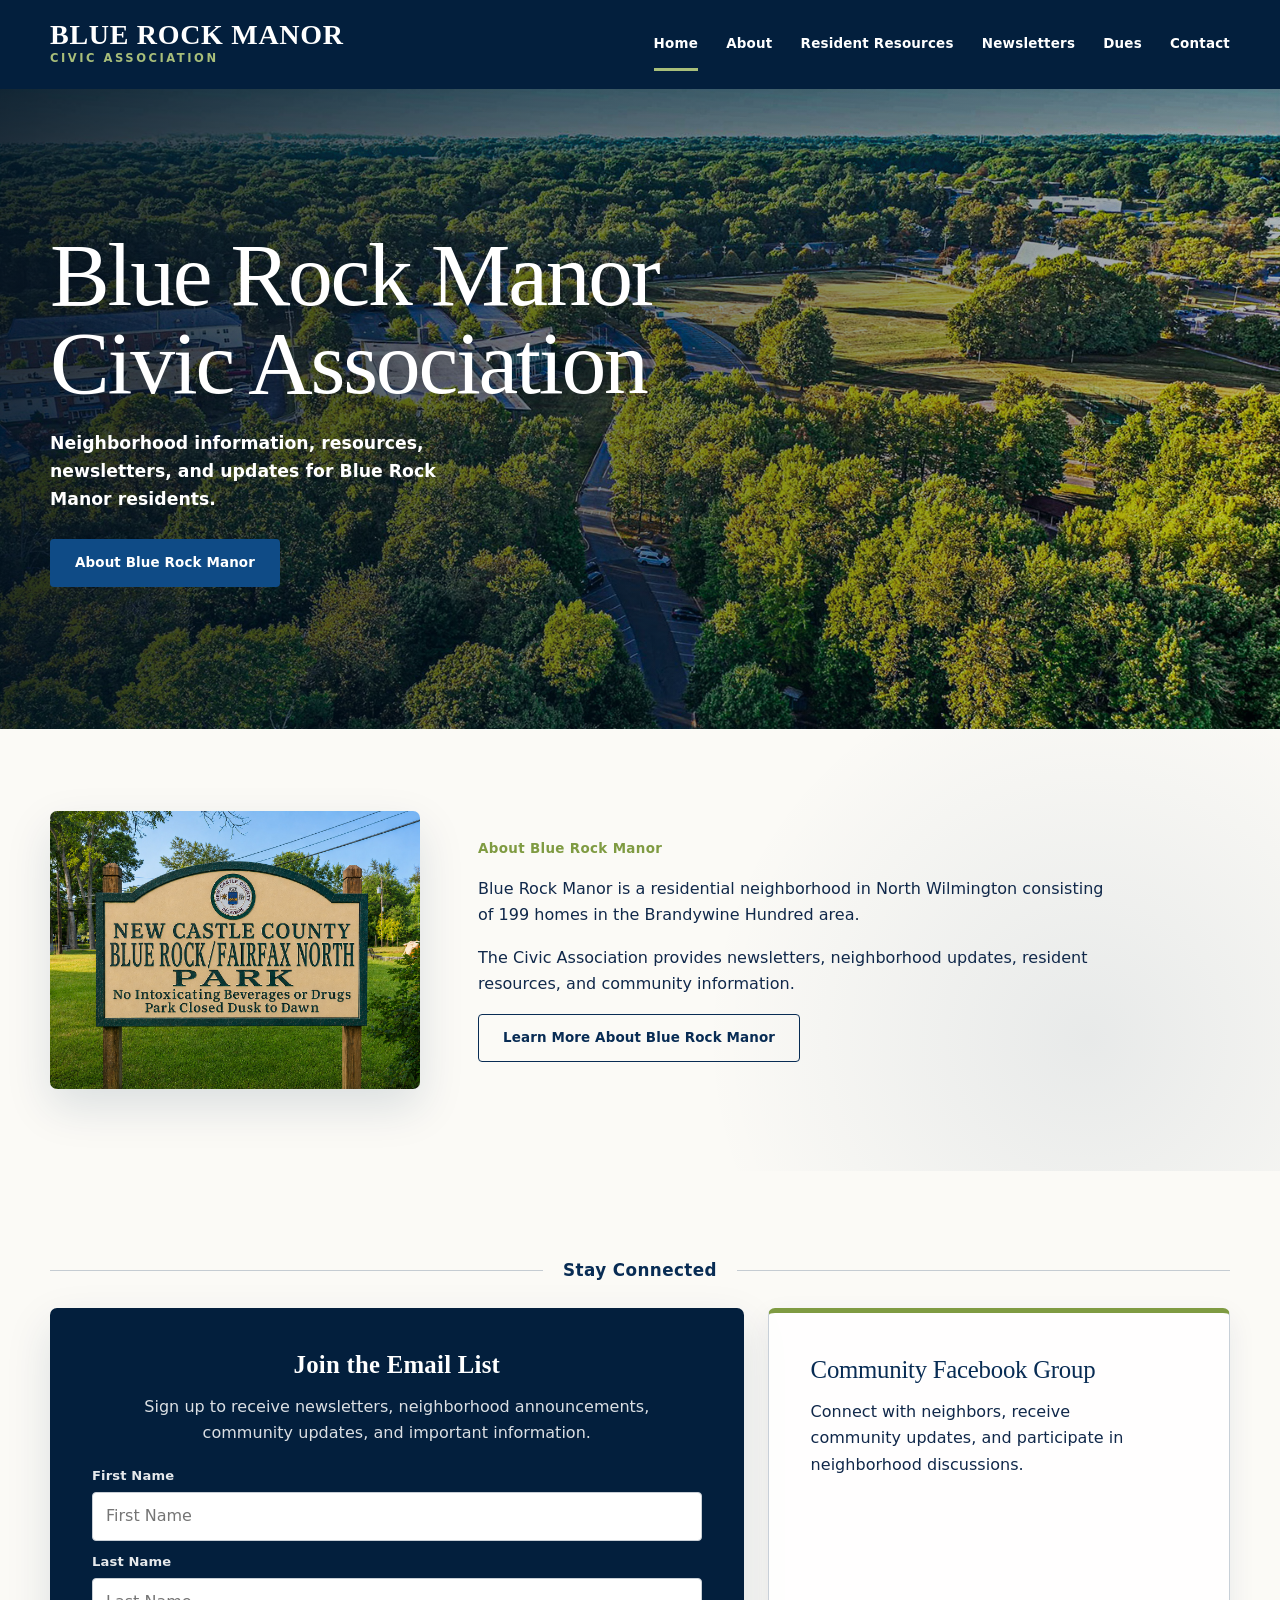
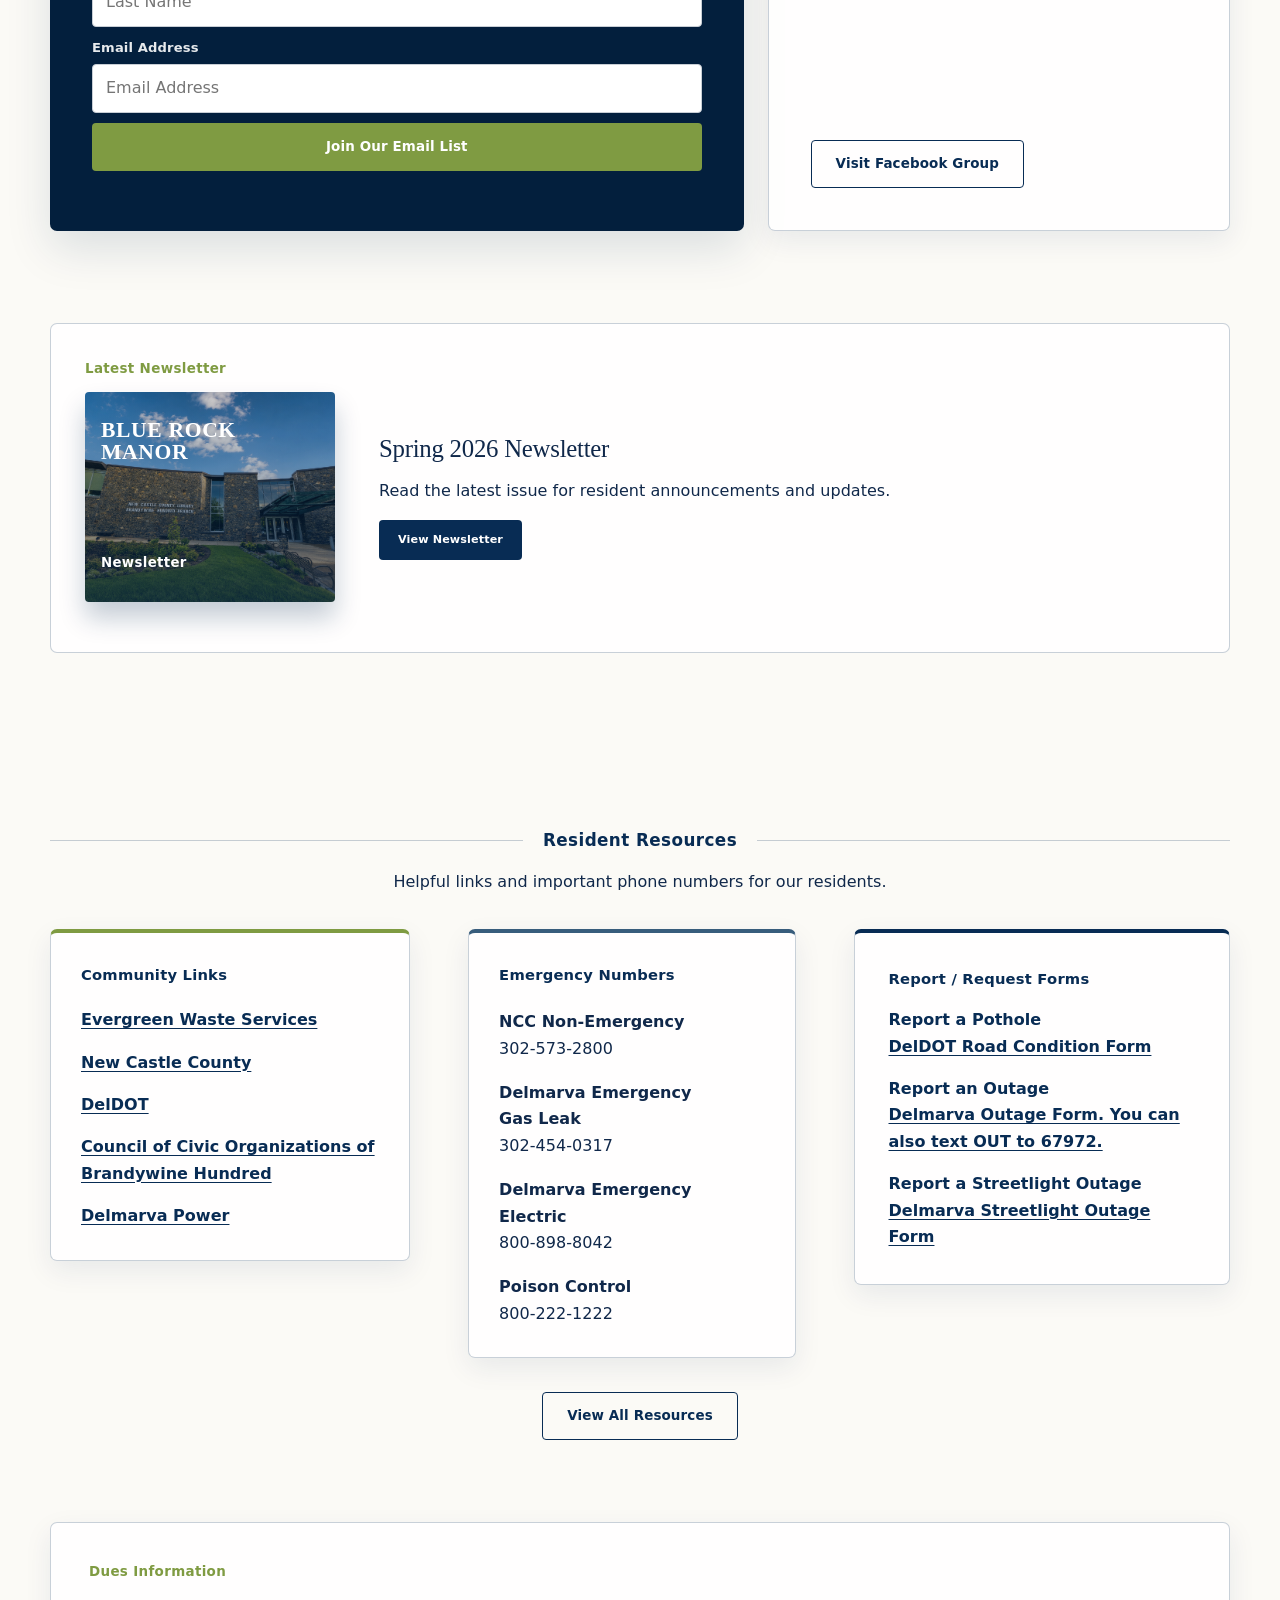
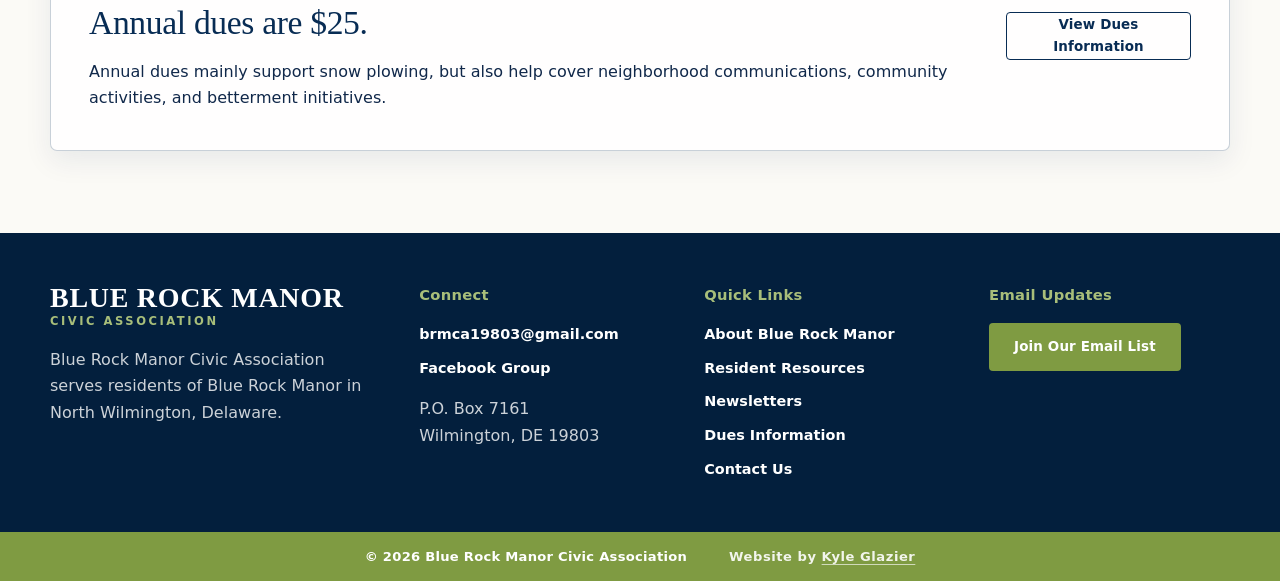
<file: index.html>
<!doctype html>
<html lang="en">
  <head>
    <meta charset="utf-8" />
    <meta name="viewport" content="width=device-width,initial-scale=1" />
    <title>Blue Rock Manor Civic Association</title>
    <link rel="stylesheet" href="styles/main.css" />
  </head>
  <body>
    <header class="site-header">
      <div class="container header-inner">
        <a class="brand" href="index.html" aria-label="Blue Rock Manor Civic Association home">
          <span>
            <span class="brand-name">Blue Rock Manor</span>
            <span class="brand-subtitle">Civic Association</span>
          </span>
        </a>
        <button class="nav-toggle" type="button" aria-expanded="false" aria-controls="mainNav">Menu</button>
        <nav class="main-nav" id="mainNav" aria-label="Primary navigation">
          <a class="active" href="index.html" aria-current="page">Home</a>
          <a href="pages/about.html">About</a>
          <a href="pages/resources.html">Resident Resources</a>
          <a href="pages/newsletters.html">Newsletters</a>
          <a href="pages/dues.html">Dues</a>
          <a href="pages/contact.html">Contact</a>
        </nav>
      </div>
    </header>

    <main>
      <section class="hero">
        <div class="hero-media" role="img" aria-label="Aerial view of Blue Rock Manor and surrounding neighborhood"></div>
        <div class="hero-overlay"></div>
        <div class="container hero-content">
          <h1>Blue Rock Manor Civic Association</h1>
          <p class="hero-copy">Neighborhood information, resources, newsletters, and updates for Blue Rock Manor residents.</p>
          <a class="btn btn-primary" href="pages/about.html">About Blue Rock Manor</a>
        </div>
      </section>

      <section class="section intro-section">
        <div class="container intro-grid">
          <img class="intro-photo" src="assets/neighborhood-sign.jpg" alt="Stone neighborhood entrance monument with flower beds" />
          <div class="intro-copy">
            <p class="kicker">About Blue Rock Manor</p>
            <p>Blue Rock Manor is a residential neighborhood in North Wilmington consisting of 199 homes in the Brandywine Hundred area.</p>
            <p>The Civic Association provides newsletters, neighborhood updates, resident resources, and community information.</p>
            <a class="btn btn-outline" href="pages/about.html">Learn More About Blue Rock Manor</a>
          </div>
        </div>
      </section>

      <section class="section email-signup-section" id="email-list">
        <div class="container">
          <div class="section-title">
            <span></span>
            <h2>Stay Connected</h2>
            <span></span>
          </div>
          <div class="communication-grid">
            <article class="feature-card communication-card signup-card homepage-signup-card">
              <h3>Join the Email List</h3>
              <p>Sign up to receive newsletters, neighborhood announcements, community updates, and important information.</p>
              <form id="signupForm" class="signup-form">
                <label><span>First Name</span><input name="first" autocomplete="given-name" placeholder="First Name" required /></label>
                <label><span>Last Name</span><input name="last" autocomplete="family-name" placeholder="Last Name" required /></label>
                <label><span>Email Address</span><input name="email" type="email" autocomplete="email" placeholder="Email Address" required /></label>
                <button type="submit" class="btn btn-secondary">Join Our Email List</button>
              </form>
            </article>
            <article class="feature-card communication-card facebook-card">
              <h3>Community Facebook Group</h3>
              <p>Connect with neighbors, receive community updates, and participate in neighborhood discussions.</p>
              <a class="btn btn-outline" href="https://www.facebook.com/share/g/1CXZdKDyFz/" target="_blank" rel="noreferrer">Visit Facebook Group</a>
            </article>
          </div>
        </div>
      </section>

      <section class="section feature-cards">
        <div class="container">
          <article class="feature-card newsletter-card updates-card">
            <p class="card-label">Latest Newsletter</p>
            <div class="newsletter-layout">
              <div class="newsletter-cover">
                <span>Blue Rock<br />Manor</span>
                <small>Newsletter</small>
              </div>
              <div>
                <h3>Spring 2026 Newsletter</h3>
                <p>Read the latest issue for resident announcements and updates.</p>
                <a class="btn btn-small" href="content/newsletters/spring-2026.html">View Newsletter</a>
              </div>
            </div>
          </article>
        </div>
      </section>

      <section class="section resources-section">
        <div class="container">
          <div class="section-title">
            <span></span>
            <h2>Resident Resources</h2>
            <span></span>
          </div>
          <p class="section-intro">Helpful links and important phone numbers for our residents.</p>
          <div class="resources-grid">
            <div class="resource-list">
              <h3>Community Links</h3>
              <a href="https://evergreenws.com/" target="_blank" rel="noreferrer">Evergreen Waste Services</a>
              <a href="https://www.nccde.org" target="_blank" rel="noreferrer">New Castle County</a>
              <a href="https://deldot.gov" target="_blank" rel="noreferrer">DelDOT</a>
              <a href="https://ccobh.org" target="_blank" rel="noreferrer">Council of Civic Organizations of Brandywine Hundred</a>
              <a href="https://www.delmarva.com" target="_blank" rel="noreferrer">Delmarva Power</a>
            </div>
            <div class="resource-list phone-list">
              <h3>Emergency Numbers</h3>
              <p><strong>NCC Non-Emergency</strong><br />302-573-2800</p>
              <p><strong>Delmarva Emergency Gas Leak</strong><br />302-454-0317</p>
              <p><strong>Delmarva Emergency Electric</strong><br />800-898-8042</p>
              <p><strong>Poison Control</strong><br />800-222-1222</p>
            </div>
            <div class="report-box">
              <h3>Report / Request Forms</h3>
              <a href="https://deldot.gov/Traffic/ReportRoadCondition/index.shtml" target="_blank" rel="noreferrer">Report a Pothole<br /><span>DelDOT Road Condition Form</span></a>
              <a href="https://secure.delmarva.com/powerOutages/accountVerification" target="_blank" rel="noreferrer">Report an Outage<br /><span>Delmarva Outage Form. You can also text OUT to 67972.</span></a>
              <a href="https://www.delmarva.com/outages/experiencing-an-outage/report-a-streetlight-outage" target="_blank" rel="noreferrer">Report a Streetlight Outage<br /><span>Delmarva Streetlight Outage Form</span></a>
            </div>
          </div>
          <div class="center">
            <a class="btn btn-outline" href="pages/resources.html">View All Resources</a>
          </div>
        </div>
      </section>

      <section class="section dues-callout-section">
        <div class="container dues-callout">
          <div>
            <p class="kicker">Dues Information</p>
            <h2>Annual dues are $25.</h2>
            <p>Annual dues mainly support snow plowing, but also help cover neighborhood communications, community activities, and betterment initiatives.</p>
          </div>
          <a class="btn btn-outline" href="pages/dues.html">View Dues Information</a>
        </div>
      </section>
    </main>

    <footer class="site-footer">
      <div class="container footer-grid">
        <div>
          <a class="brand footer-brand" href="index.html">
            <span>
              <span class="brand-name">Blue Rock Manor</span>
              <span class="brand-subtitle">Civic Association</span>
            </span>
          </a>
          <p>Blue Rock Manor Civic Association serves residents of Blue Rock Manor in North Wilmington, Delaware.</p>
        </div>
        <div>
          <h3>Connect</h3>
          <p><a href="mailto:brmca19803@gmail.com">brmca19803@gmail.com</a><a href="https://www.facebook.com/share/g/1CXZdKDyFz/" target="_blank" rel="noreferrer">Facebook Group</a></p>
          <p>P.O. Box 7161<br />Wilmington, DE 19803</p>
        </div>
        <div>
          <h3>Quick Links</h3>
          <a href="pages/about.html">About Blue Rock Manor</a>
          <a href="pages/resources.html">Resident Resources</a>
          <a href="pages/newsletters.html">Newsletters</a>
          <a href="pages/dues.html">Dues Information</a>
          <a href="pages/contact.html">Contact Us</a>
        </div>
        <div>
          <h3>Email Updates</h3>
          <button id="signupBtn" class="btn btn-secondary" type="button">Join Our Email List</button>
        </div>
      </div>
      <div class="footer-bar">
        <span>&copy; 2026 Blue Rock Manor Civic Association</span>
        <span class="footer-credit">Website by <a href="mailto:kyleglazier@gmail.com">Kyle Glazier</a></span>
      </div>
    </footer>

    <div id="signupModal" class="modal" aria-hidden="true">
      <div class="modal-content" role="dialog" aria-modal="true" aria-labelledby="modalTitle">
        <button class="modal-close" id="closeModal" type="button" aria-label="Close">&times;</button>
        <h3 id="modalTitle">Join the Resident Email List</h3>
        <form id="modalSignupForm">
          <label><span>First Name</span><input name="first" autocomplete="given-name" placeholder="First Name" required /></label>
          <label><span>Last Name</span><input name="last" autocomplete="family-name" placeholder="Last Name" required /></label>
          <label><span>Email Address</span><input name="email" type="email" autocomplete="email" placeholder="Email Address" required /></label>
          <div class="actions">
            <button type="submit" class="btn btn-primary">Join Our Email List</button>
            <button type="button" id="cancel" class="btn btn-outline">Cancel</button>
          </div>
        </form>
        <p class="note">Your signup will be sent securely to the Blue Rock Manor mailing list.</p>
      </div>
    </div>

    <script src="scripts/main.js"></script>
  </body>
</html>
</file>
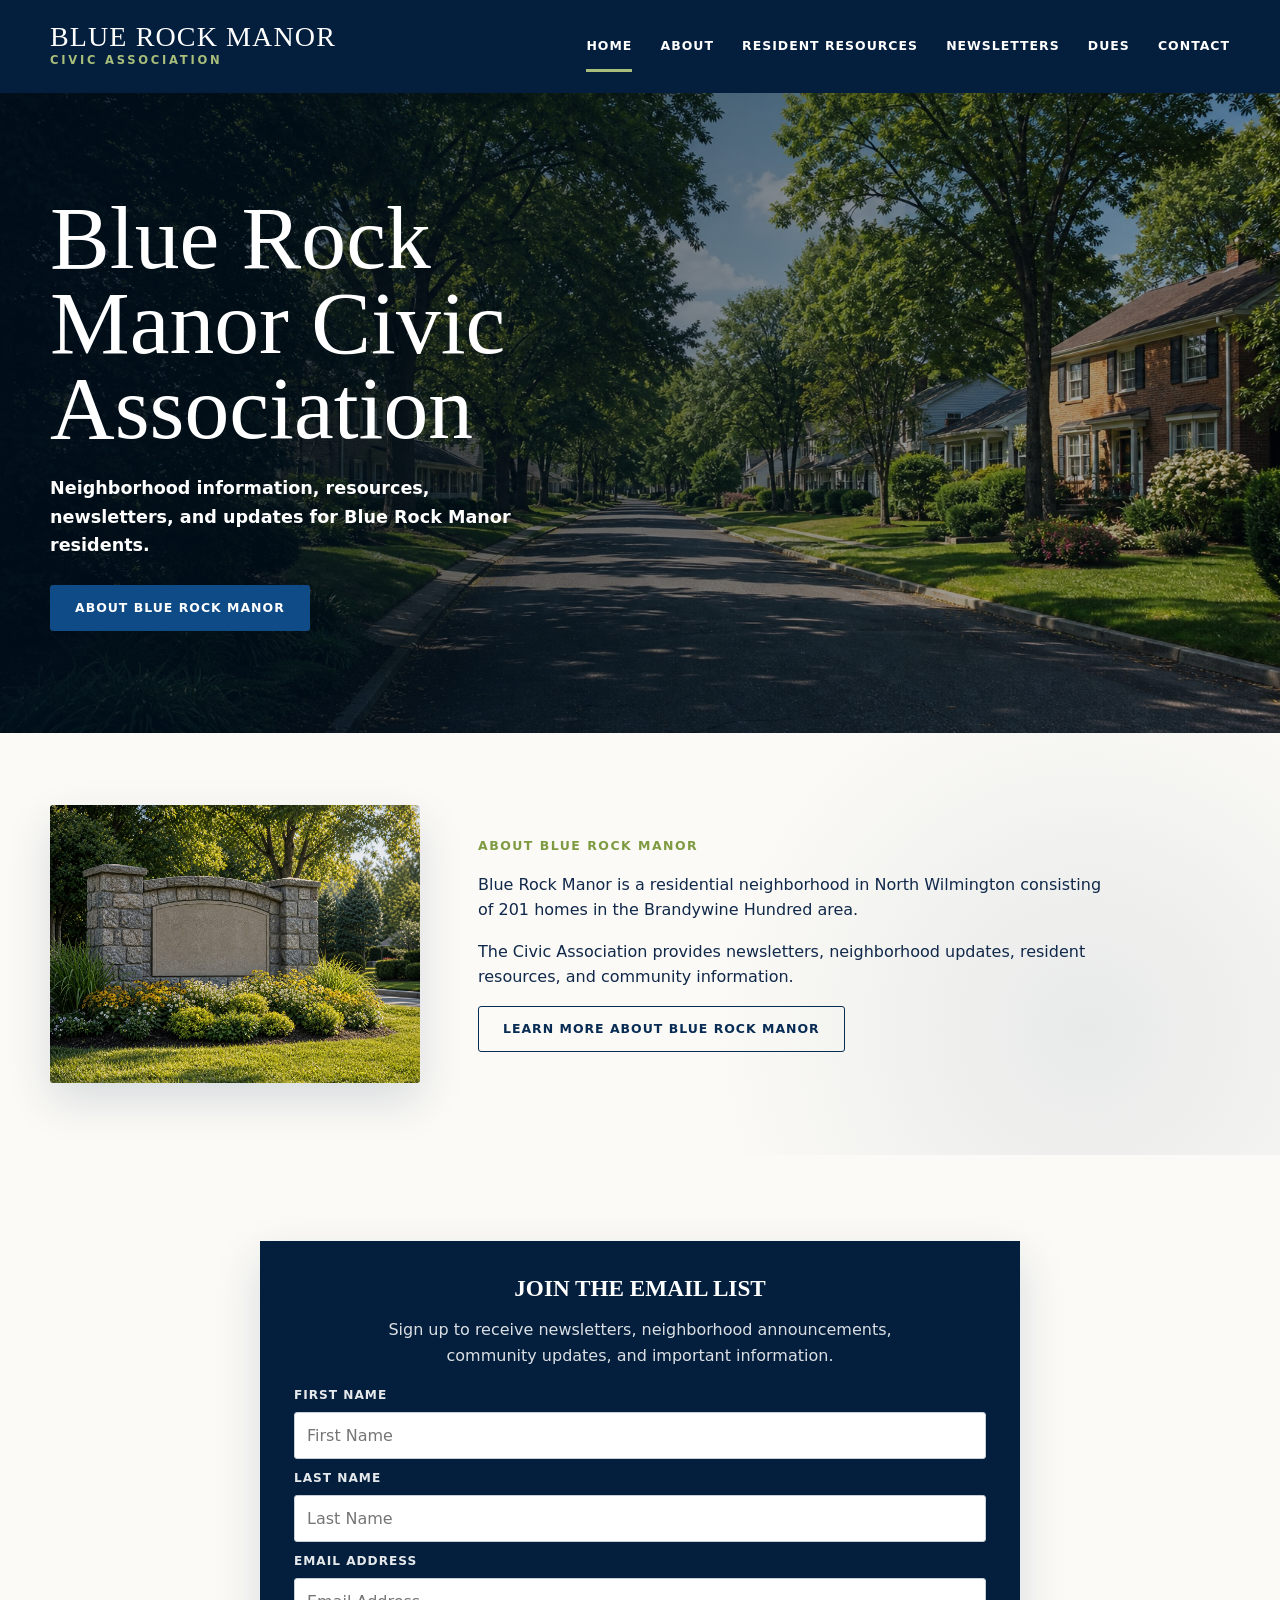
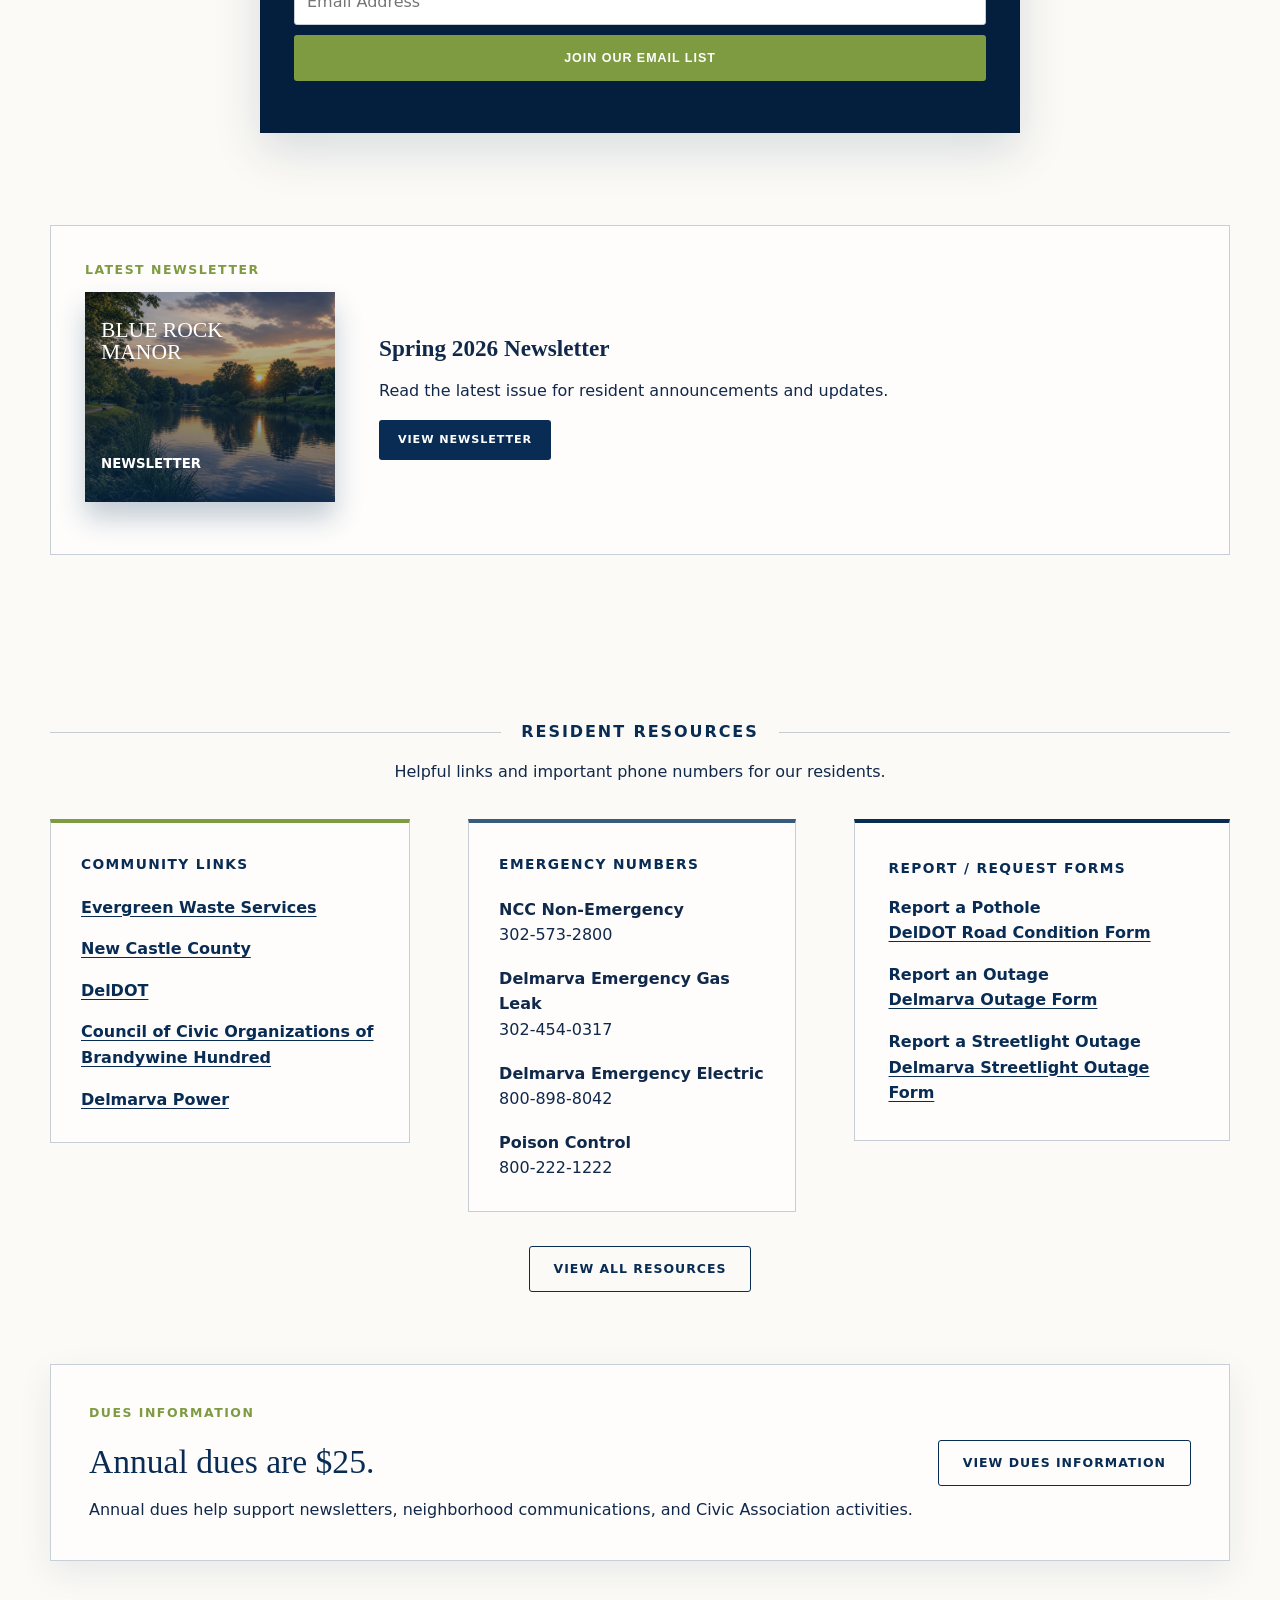
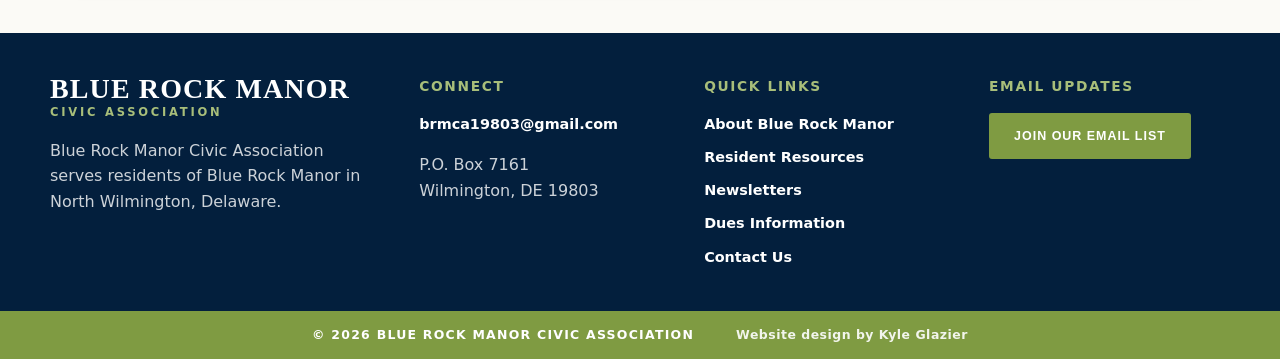
<file: Website/index.html>
<!doctype html>
<html lang="en">
  <head>
    <meta charset="utf-8" />
    <meta name="viewport" content="width=device-width,initial-scale=1" />
    <title>Blue Rock Manor Civic Association</title>
    <link rel="stylesheet" href="styles/main.css" />
  </head>
  <body>
    <header class="site-header">
      <div class="container header-inner">
        <a class="brand" href="index.html" aria-label="Blue Rock Manor Civic Association home">
          <span>
            <span class="brand-name">Blue Rock Manor</span>
            <span class="brand-subtitle">Civic Association</span>
          </span>
        </a>
        <button class="nav-toggle" type="button" aria-expanded="false" aria-controls="mainNav">Menu</button>
        <nav class="main-nav" id="mainNav" aria-label="Primary navigation">
          <a class="active" href="index.html">Home</a>
          <a href="pages/about.html">About</a>
          <a href="pages/resources.html">Resident Resources</a>
          <a href="pages/newsletters.html">Newsletters</a>
          <a href="pages/dues.html">Dues</a>
          <a href="pages/contact.html">Contact</a>
        </nav>
      </div>
    </header>

    <main>
      <section class="hero">
        <div class="hero-media" role="img" aria-label="Tree-lined Blue Rock Manor neighborhood street"></div>
        <div class="hero-overlay"></div>
        <div class="container hero-content">
          <h1>Blue Rock Manor Civic Association</h1>
          <p class="hero-copy">Neighborhood information, resources, newsletters, and updates for Blue Rock Manor residents.</p>
          <a class="btn btn-primary" href="pages/about.html">About Blue Rock Manor</a>
        </div>
      </section>

      <section class="section intro-section">
        <div class="container intro-grid">
          <img class="intro-photo" src="assets/neighborhood-sign.jpg" alt="Stone neighborhood entrance monument with flower beds" />
          <div class="intro-copy">
            <p class="kicker">About Blue Rock Manor</p>
            <p>Blue Rock Manor is a residential neighborhood in North Wilmington consisting of 201 homes in the Brandywine Hundred area.</p>
            <p>The Civic Association provides newsletters, neighborhood updates, resident resources, and community information.</p>
            <a class="btn btn-outline" href="pages/about.html">Learn More About Blue Rock Manor</a>
          </div>
        </div>
      </section>

      <section class="section email-signup-section" id="email-list">
        <div class="container">
          <article class="feature-card signup-card homepage-signup-card">
            <h3>Join the Email List</h3>
            <p>Sign up to receive newsletters, neighborhood announcements, community updates, and important information.</p>
            <form id="signupForm" class="signup-form">
              <label><span>First Name</span><input name="first" autocomplete="given-name" placeholder="First Name" required /></label>
              <label><span>Last Name</span><input name="last" autocomplete="family-name" placeholder="Last Name" required /></label>
              <label><span>Email Address</span><input name="email" type="email" autocomplete="email" placeholder="Email Address" required /></label>
              <button type="submit" class="btn btn-secondary">Join Our Email List</button>
            </form>
          </article>
        </div>
      </section>

      <section class="section feature-cards">
        <div class="container">
          <article class="feature-card newsletter-card updates-card">
            <p class="card-label">Latest Newsletter</p>
            <div class="newsletter-layout">
              <div class="newsletter-cover">
                <span>Blue Rock<br />Manor</span>
                <small>Newsletter</small>
              </div>
              <div>
                <h3>Spring 2026 Newsletter</h3>
                <p>Read the latest issue for resident announcements and updates.</p>
                <a class="btn btn-small" href="content/newsletters/spring-2026.html">View Newsletter</a>
              </div>
            </div>
          </article>
        </div>
      </section>

      <section class="section resources-section">
        <div class="container">
          <div class="section-title">
            <span></span>
            <h2>Resident Resources</h2>
            <span></span>
          </div>
          <p class="section-intro">Helpful links and important phone numbers for our residents.</p>
          <div class="resources-grid">
            <div class="resource-list">
              <h3>Community Links</h3>
              <a href="https://www.evergreenwasteservices.com" target="_blank" rel="noreferrer">Evergreen Waste Services</a>
              <a href="https://www.nccde.org" target="_blank" rel="noreferrer">New Castle County</a>
              <a href="https://deldot.gov" target="_blank" rel="noreferrer">DelDOT</a>
              <a href="https://ccobh.org" target="_blank" rel="noreferrer">Council of Civic Organizations of Brandywine Hundred</a>
              <a href="https://www.delmarva.com" target="_blank" rel="noreferrer">Delmarva Power</a>
            </div>
            <div class="resource-list phone-list">
              <h3>Emergency Numbers</h3>
              <p><strong>NCC Non-Emergency</strong><br />302-573-2800</p>
              <p><strong>Delmarva Emergency Gas Leak</strong><br />302-454-0317</p>
              <p><strong>Delmarva Emergency Electric</strong><br />800-898-8042</p>
              <p><strong>Poison Control</strong><br />800-222-1222</p>
            </div>
            <div class="report-box">
              <h3>Report / Request Forms</h3>
              <a href="https://deldot.gov/Traffic/ReportRoadCondition/index.shtml" target="_blank" rel="noreferrer">Report a Pothole<br /><span>DelDOT Road Condition Form</span></a>
              <a href="https://www.delmarva.com/outages/experiencing-an-outage" target="_blank" rel="noreferrer">Report an Outage<br /><span>Delmarva Outage Form</span></a>
              <a href="https://www.delmarva.com/safety-community/street-light-repair" target="_blank" rel="noreferrer">Report a Streetlight Outage<br /><span>Delmarva Streetlight Outage Form</span></a>
            </div>
          </div>
          <div class="center">
            <a class="btn btn-outline" href="pages/resources.html">View All Resources</a>
          </div>
        </div>
      </section>

      <section class="section dues-callout-section">
        <div class="container dues-callout">
          <div>
            <p class="kicker">Dues Information</p>
            <h2>Annual dues are $25.</h2>
            <p>Annual dues help support newsletters, neighborhood communications, and Civic Association activities.</p>
          </div>
          <a class="btn btn-outline" href="pages/dues.html">View Dues Information</a>
        </div>
      </section>
    </main>

    <footer class="site-footer">
      <div class="container footer-grid">
        <div>
          <a class="brand footer-brand" href="index.html">
            <span>
              <span class="brand-name">Blue Rock Manor</span>
              <span class="brand-subtitle">Civic Association</span>
            </span>
          </a>
          <p>Blue Rock Manor Civic Association serves residents of Blue Rock Manor in North Wilmington, Delaware.</p>
        </div>
        <div>
          <h3>Connect</h3>
          <p><a href="mailto:brmca19803@gmail.com">brmca19803@gmail.com</a></p>
          <p>P.O. Box 7161<br />Wilmington, DE 19803</p>
        </div>
        <div>
          <h3>Quick Links</h3>
          <a href="pages/about.html">About Blue Rock Manor</a>
          <a href="pages/resources.html">Resident Resources</a>
          <a href="pages/newsletters.html">Newsletters</a>
          <a href="pages/dues.html">Dues Information</a>
          <a href="pages/contact.html">Contact Us</a>
        </div>
        <div>
          <h3>Email Updates</h3>
          <button id="signupBtn" class="btn btn-secondary" type="button">Join Our Email List</button>
        </div>
      </div>
      <div class="footer-bar">
        <span>&copy; 2026 Blue Rock Manor Civic Association</span>
        <span class="footer-credit">Website design by Kyle Glazier</span>
      </div>
    </footer>

    <div id="signupModal" class="modal" aria-hidden="true">
      <div class="modal-content" role="dialog" aria-modal="true" aria-labelledby="modalTitle">
        <button class="modal-close" id="closeModal" type="button" aria-label="Close">&times;</button>
        <h3 id="modalTitle">Join the Resident Email List</h3>
        <form id="modalSignupForm">
          <label><span>First Name</span><input name="first" autocomplete="given-name" placeholder="First Name" required /></label>
          <label><span>Last Name</span><input name="last" autocomplete="family-name" placeholder="Last Name" required /></label>
          <label><span>Email Address</span><input name="email" type="email" autocomplete="email" placeholder="Email Address" required /></label>
          <div class="actions">
            <button type="submit" class="btn btn-primary">Join Our Email List</button>
            <button type="button" id="cancel" class="btn btn-outline">Cancel</button>
          </div>
        </form>
        <p class="note">Your signup will be sent securely to the Blue Rock Manor mailing list.</p>
      </div>
    </div>

    <script src="scripts/main.js"></script>
  </body>
</html>
</file>
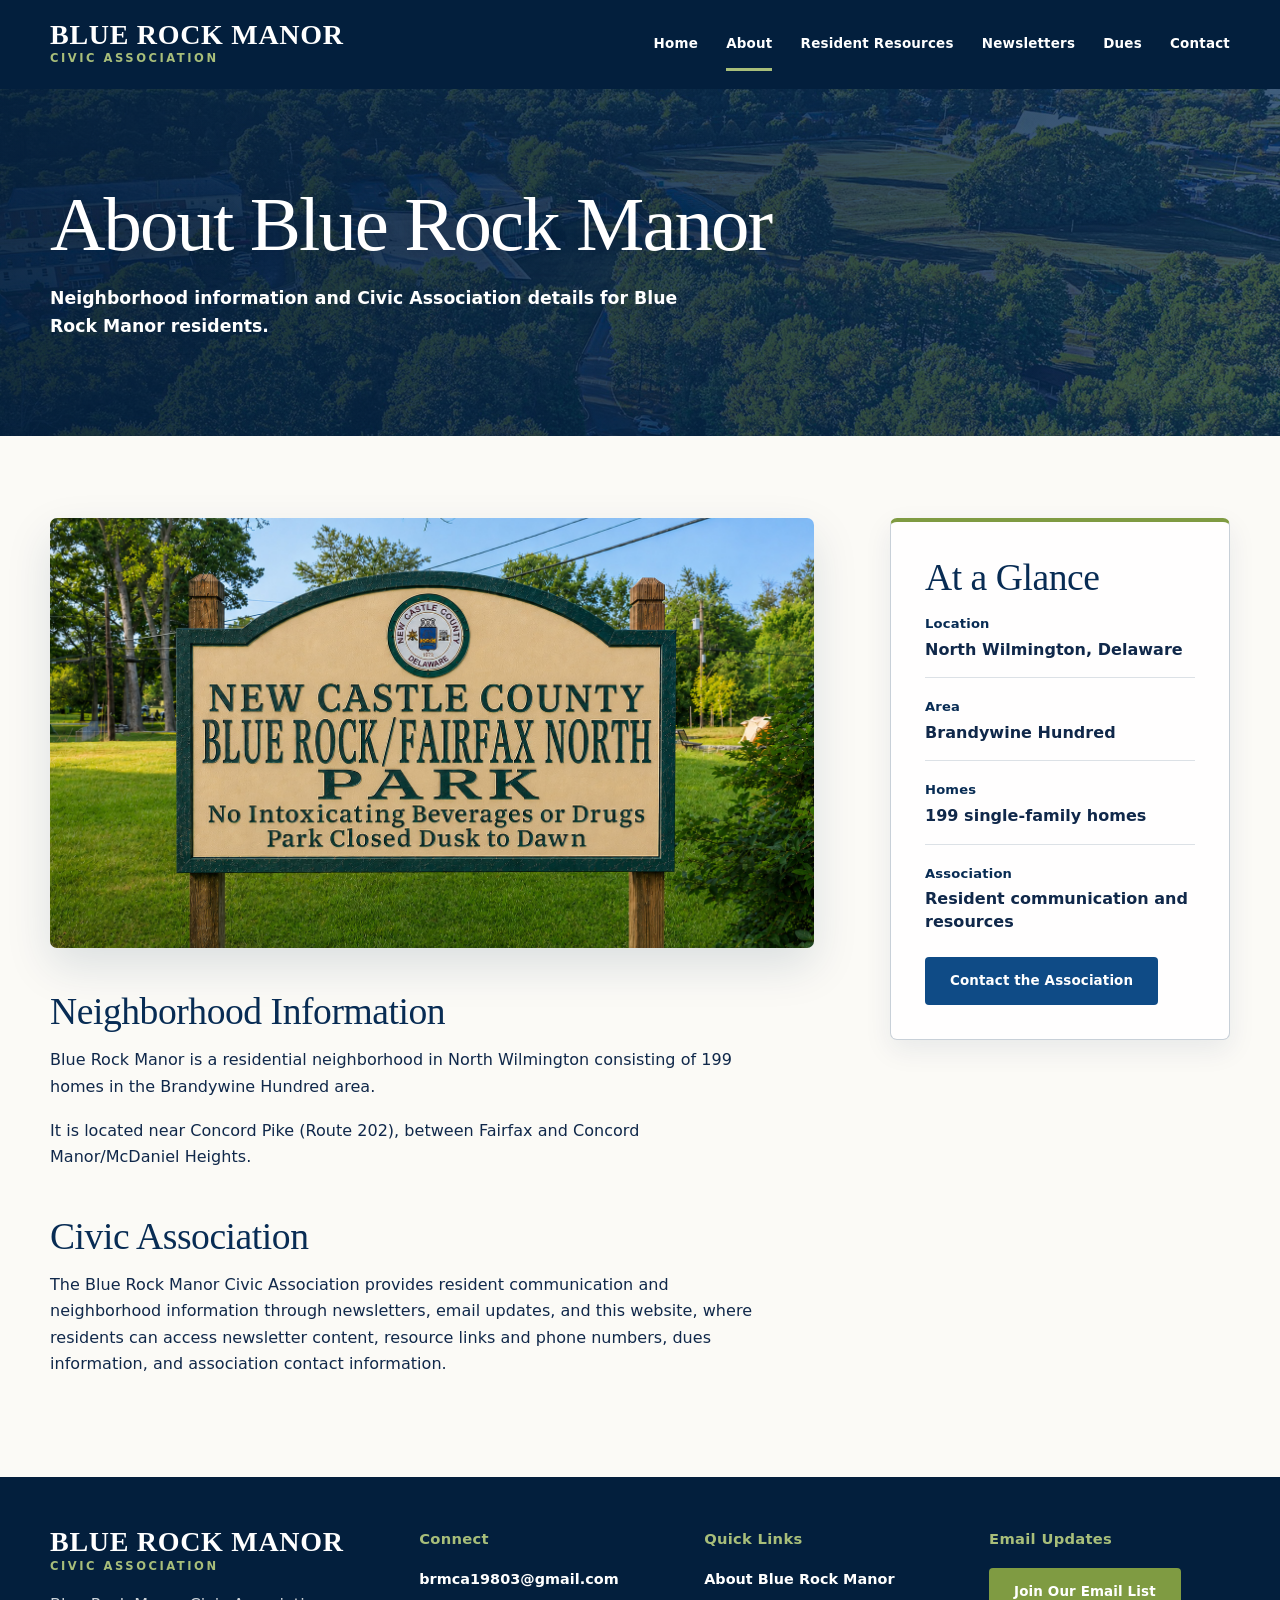
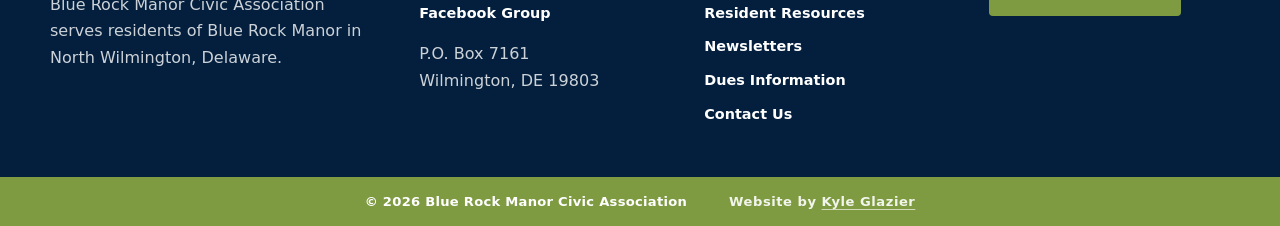
<file: pages/about.html>
<!doctype html>
<html lang="en">
  <head>
    <meta charset="utf-8" />
    <meta name="viewport" content="width=device-width,initial-scale=1" />
    <title>About Blue Rock Manor</title>
    <link rel="stylesheet" href="../styles/main.css" />
  </head>
  <body>
    <header class="site-header">
      <div class="container header-inner">
        <a class="brand" href="../index.html" aria-label="Blue Rock Manor Civic Association home">
          <span><span class="brand-name">Blue Rock Manor</span><span class="brand-subtitle">Civic Association</span></span>
        </a>
        <button class="nav-toggle" type="button" aria-expanded="false" aria-controls="mainNav">Menu</button>
        <nav class="main-nav" id="mainNav" aria-label="Primary navigation">
          <a href="../index.html">Home</a>
          <a class="active" href="about.html" aria-current="page">About</a>
          <a href="resources.html">Resident Resources</a>
          <a href="newsletters.html">Newsletters</a>
          <a href="dues.html">Dues</a>
          <a href="contact.html">Contact</a>
        </nav>
      </div>
    </header>

    <main>
      <section class="page-hero">
        <div class="container">
          <h1>About Blue Rock Manor</h1>
          <p>Neighborhood information and Civic Association details for Blue Rock Manor residents.</p>
        </div>
      </section>

      <section class="section">
        <div class="container page-grid">
          <div class="page-main">
            <img class="page-feature-image" src="../assets/neighborhood-sign.jpg" alt="Neighborhood entrance sign with landscaping" />
            <h2>Neighborhood Information</h2>
            <p>Blue Rock Manor is a residential neighborhood in North Wilmington consisting of 199 homes in the Brandywine Hundred area.</p>
            <p>It is located near Concord Pike (Route 202), between Fairfax and Concord Manor/McDaniel Heights.</p>

            <h2>Civic Association</h2>
            <p>The Blue Rock Manor Civic Association provides resident communication and neighborhood information through newsletters, email updates, and this website, where residents can access newsletter content, resource links and phone numbers, dues information, and association contact information.</p>
          </div>
          <aside class="page-sidebar glance-card">
            <h2>At a Glance</h2>
            <dl class="glance-list">
              <div>
                <dt>Location</dt>
                <dd>North Wilmington, Delaware</dd>
              </div>
              <div>
                <dt>Area</dt>
                <dd>Brandywine Hundred</dd>
              </div>
              <div>
                <dt>Homes</dt>
                <dd>199 single-family homes</dd>
              </div>
              <div>
                <dt>Association</dt>
                <dd>Resident communication and resources</dd>
              </div>
            </dl>
            <a class="btn btn-primary" href="contact.html">Contact the Association</a>
          </aside>
        </div>
      </section>
    </main>

    <footer class="site-footer">
      <div class="container footer-grid">
        <div>
          <a class="brand footer-brand" href="../index.html"><span><span class="brand-name">Blue Rock Manor</span><span class="brand-subtitle">Civic Association</span></span></a>
          <p>Blue Rock Manor Civic Association serves residents of Blue Rock Manor in North Wilmington, Delaware.</p>
        </div>
        <div><h3>Connect</h3><p><a href="mailto:brmca19803@gmail.com">brmca19803@gmail.com</a><a href="https://www.facebook.com/share/g/1CXZdKDyFz/" target="_blank" rel="noreferrer">Facebook Group</a></p><p>P.O. Box 7161<br />Wilmington, DE 19803</p></div>
        <div><h3>Quick Links</h3><a href="about.html">About Blue Rock Manor</a><a href="resources.html">Resident Resources</a><a href="newsletters.html">Newsletters</a><a href="dues.html">Dues Information</a><a href="contact.html">Contact Us</a></div>
        <div><h3>Email Updates</h3><button id="signupBtn" class="btn btn-secondary" type="button">Join Our Email List</button></div>
      </div>
      <div class="footer-bar"><span>&copy; 2026 Blue Rock Manor Civic Association</span><span class="footer-credit">Website by <a href="mailto:kyleglazier@gmail.com">Kyle Glazier</a></span></div>
    </footer>

    <div id="signupModal" class="modal" aria-hidden="true">
      <div class="modal-content" role="dialog" aria-modal="true" aria-labelledby="modalTitle">
        <button class="modal-close" id="closeModal" type="button" aria-label="Close">&times;</button>
        <h3 id="modalTitle">Join the Resident Email List</h3>
        <form id="modalSignupForm">
          <label><span>First Name</span><input name="first" autocomplete="given-name" placeholder="First Name" required /></label>
          <label><span>Last Name</span><input name="last" autocomplete="family-name" placeholder="Last Name" required /></label>
          <label><span>Email Address</span><input name="email" type="email" autocomplete="email" placeholder="Email Address" required /></label>
          <div class="actions"><button type="submit" class="btn btn-primary">Join Our Email List</button><button type="button" id="cancel" class="btn btn-outline">Cancel</button></div>
        </form>
        <p class="note">Your signup will be sent securely to the Blue Rock Manor mailing list.</p>
      </div>
    </div>
    <script src="../scripts/main.js"></script>
  </body>
</html>
</file>
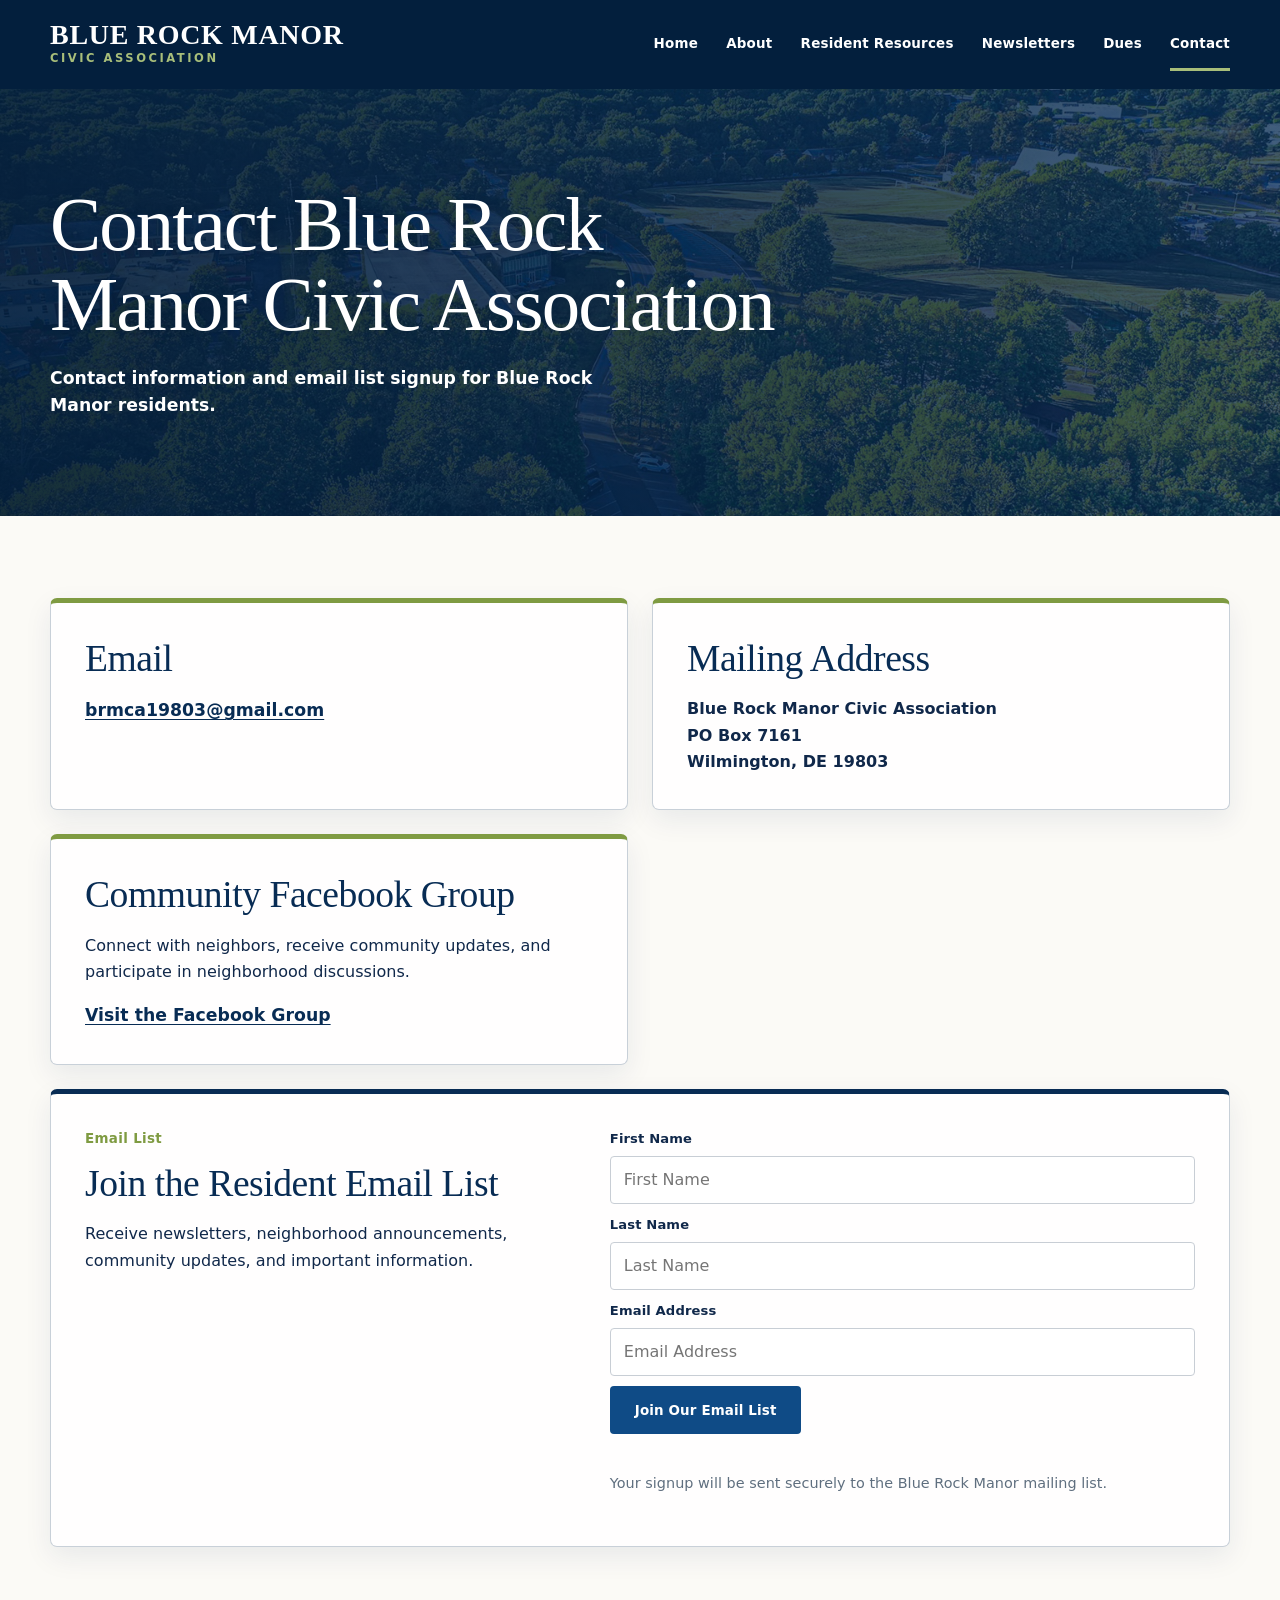
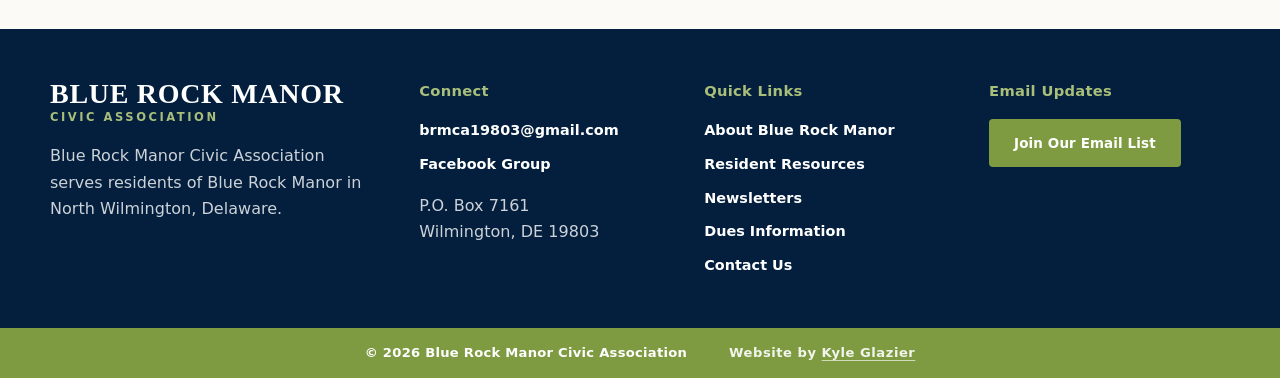
<file: pages/contact.html>
<!doctype html>
<html lang="en">
  <head>
    <meta charset="utf-8" />
    <meta name="viewport" content="width=device-width,initial-scale=1" />
    <title>Contact — Blue Rock Manor</title>
    <link rel="stylesheet" href="../styles/main.css" />
  </head>
  <body>
    <header class="site-header">
      <div class="container header-inner">
        <a class="brand" href="../index.html" aria-label="Blue Rock Manor Civic Association home"><span><span class="brand-name">Blue Rock Manor</span><span class="brand-subtitle">Civic Association</span></span></a>
        <button class="nav-toggle" type="button" aria-expanded="false" aria-controls="mainNav">Menu</button>
        <nav class="main-nav" id="mainNav" aria-label="Primary navigation">
          <a href="../index.html">Home</a><a href="about.html">About</a><a href="resources.html">Resident Resources</a><a href="newsletters.html">Newsletters</a><a href="dues.html">Dues</a><a class="active" href="contact.html" aria-current="page">Contact</a>
        </nav>
      </div>
    </header>

    <main>
      <section class="page-hero">
        <div class="container">
          <h1>Contact Blue Rock Manor Civic Association</h1>
          <p>Contact information and email list signup for Blue Rock Manor residents.</p>
        </div>
      </section>

      <section class="section">
        <div class="container contact-grid">
          <div class="contact-card">
            <h2>Email</h2>
            <a href="mailto:brmca19803@gmail.com">brmca19803@gmail.com</a>
          </div>
          <div class="contact-card">
            <h2>Mailing Address</h2>
            <address>Blue Rock Manor Civic Association<br />PO Box 7161<br />Wilmington, DE 19803</address>
          </div>
          <div class="contact-card">
            <h2>Community Facebook Group</h2>
            <p>Connect with neighbors, receive community updates, and participate in neighborhood discussions.</p>
            <a href="https://www.facebook.com/share/g/1CXZdKDyFz/" target="_blank" rel="noreferrer">Visit the Facebook Group</a>
          </div>
          <div class="contact-card contact-signup-card">
            <div>
              <p class="kicker">Email List</p>
              <h2>Join the Resident Email List</h2>
              <p>Receive newsletters, neighborhood announcements, community updates, and important information.</p>
            </div>
            <form id="signupForm" class="signup-form contact-signup-form">
              <label><span>First Name</span><input name="first" autocomplete="given-name" placeholder="First Name" required /></label>
              <label><span>Last Name</span><input name="last" autocomplete="family-name" placeholder="Last Name" required /></label>
              <label><span>Email Address</span><input name="email" type="email" autocomplete="email" placeholder="Email Address" required /></label>
              <button type="submit" class="btn btn-primary">Join Our Email List</button>
            </form>
            <p class="note">Your signup will be sent securely to the Blue Rock Manor mailing list.</p>
          </div>
        </div>
      </section>
    </main>

    <footer class="site-footer">
      <div class="container footer-grid">
        <div><a class="brand footer-brand" href="../index.html"><span><span class="brand-name">Blue Rock Manor</span><span class="brand-subtitle">Civic Association</span></span></a><p>Blue Rock Manor Civic Association serves residents of Blue Rock Manor in North Wilmington, Delaware.</p></div>
        <div><h3>Connect</h3><p><a href="mailto:brmca19803@gmail.com">brmca19803@gmail.com</a><a href="https://www.facebook.com/share/g/1CXZdKDyFz/" target="_blank" rel="noreferrer">Facebook Group</a></p><p>P.O. Box 7161<br />Wilmington, DE 19803</p></div>
        <div><h3>Quick Links</h3><a href="about.html">About Blue Rock Manor</a><a href="resources.html">Resident Resources</a><a href="newsletters.html">Newsletters</a><a href="dues.html">Dues Information</a><a href="contact.html">Contact Us</a></div>
        <div><h3>Email Updates</h3><button id="signupBtn" class="btn btn-secondary" type="button">Join Our Email List</button></div>
      </div>
      <div class="footer-bar"><span>&copy; 2026 Blue Rock Manor Civic Association</span><span class="footer-credit">Website by <a href="mailto:kyleglazier@gmail.com">Kyle Glazier</a></span></div>
    </footer>

    <div id="signupModal" class="modal" aria-hidden="true"><div class="modal-content" role="dialog" aria-modal="true" aria-labelledby="modalTitle"><button class="modal-close" id="closeModal" type="button" aria-label="Close">&times;</button><h3 id="modalTitle">Join the Resident Email List</h3><form id="modalSignupForm"><label><span>First Name</span><input name="first" autocomplete="given-name" placeholder="First Name" required /></label><label><span>Last Name</span><input name="last" autocomplete="family-name" placeholder="Last Name" required /></label><label><span>Email Address</span><input name="email" type="email" autocomplete="email" placeholder="Email Address" required /></label><div class="actions"><button type="submit" class="btn btn-primary">Join Our Email List</button><button type="button" id="cancel" class="btn btn-outline">Cancel</button></div></form><p class="note">Your signup will be sent securely to the Blue Rock Manor mailing list.</p></div></div>
    <script src="../scripts/main.js"></script>
  </body>
</html>
</file>
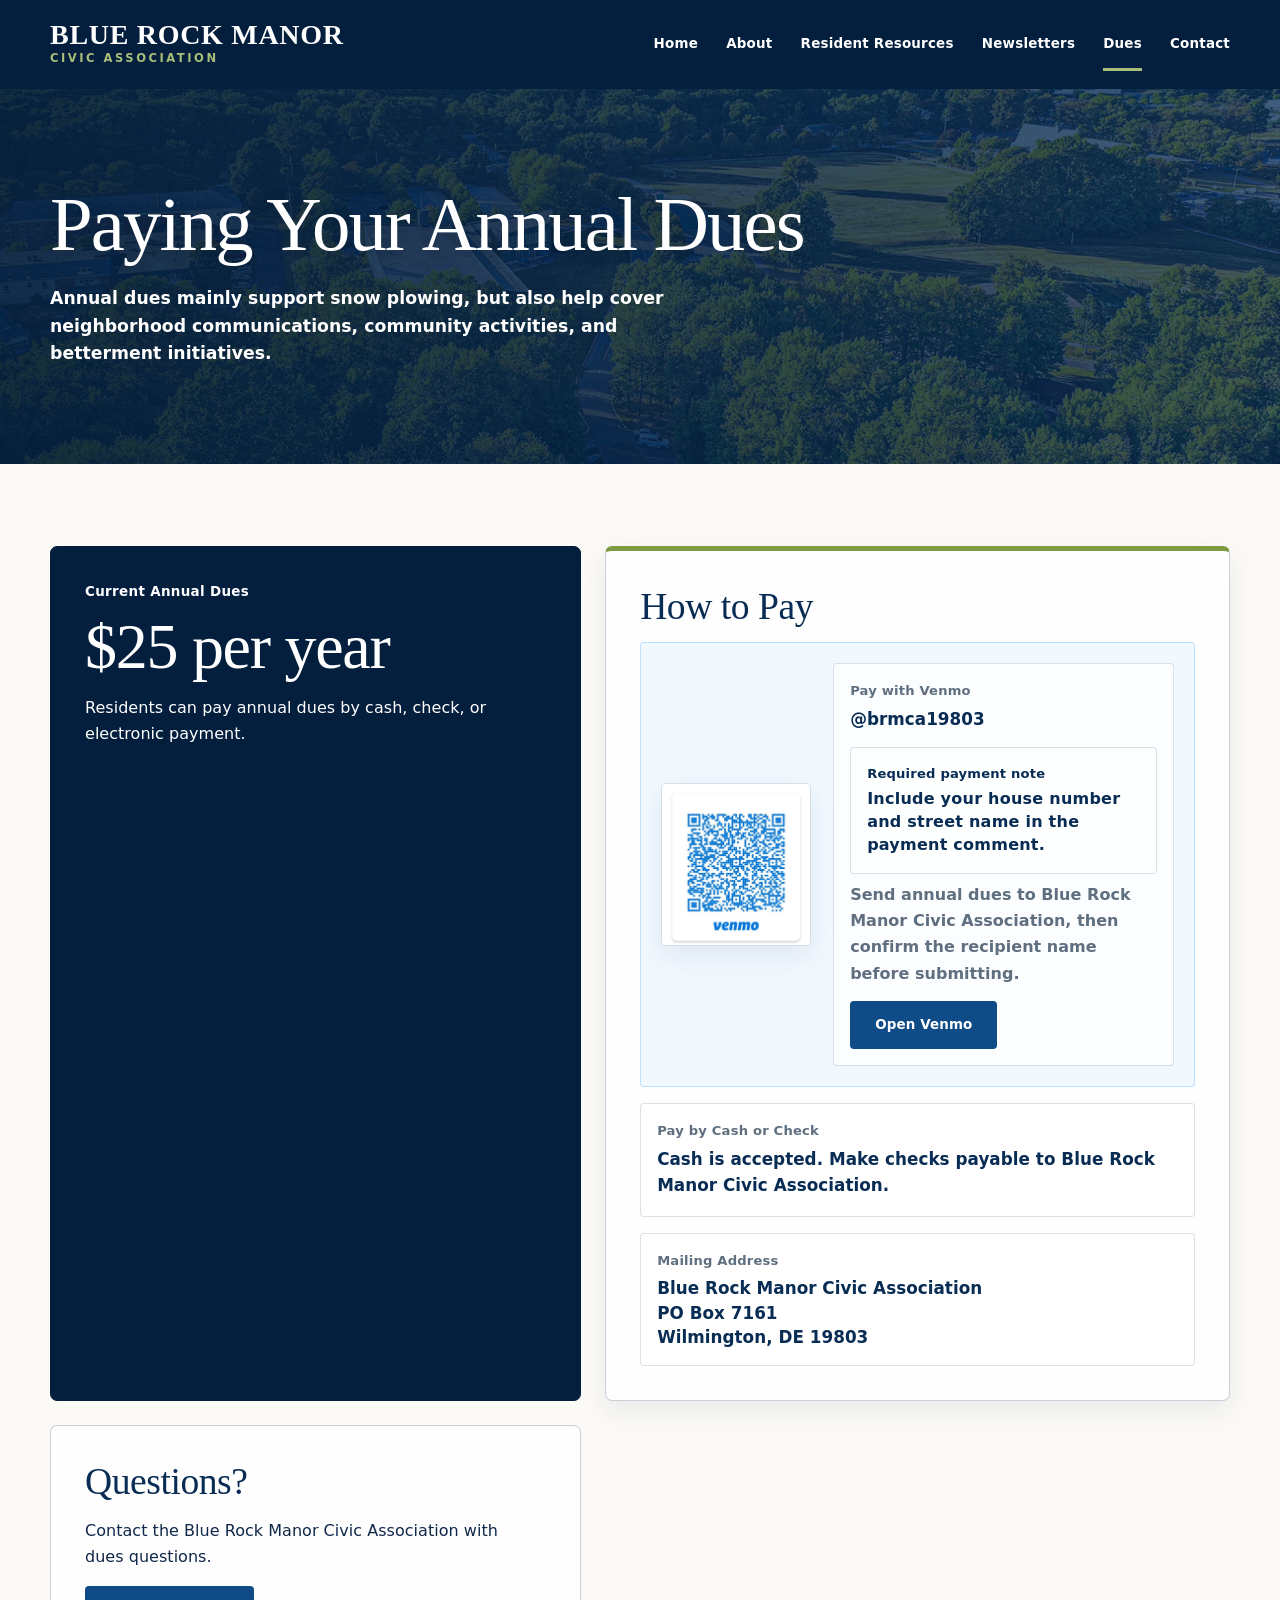
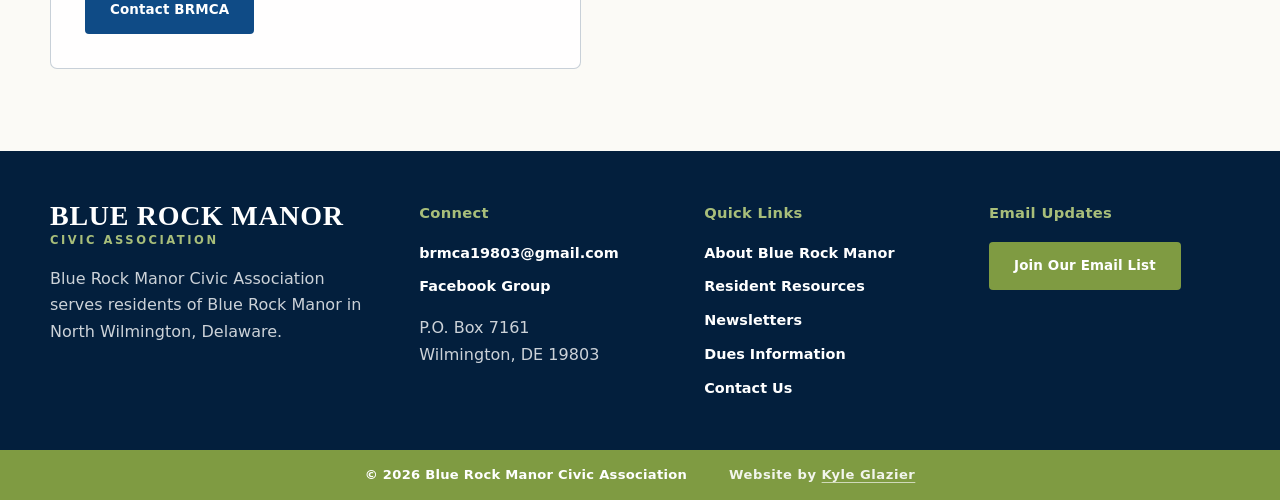
<file: pages/dues.html>
<!doctype html>
<html lang="en">
  <head>
    <meta charset="utf-8" />
    <meta name="viewport" content="width=device-width,initial-scale=1" />
    <title>Dues Information — Blue Rock Manor</title>
    <link rel="stylesheet" href="../styles/main.css" />
  </head>
  <body>
    <header class="site-header">
      <div class="container header-inner">
        <a class="brand" href="../index.html" aria-label="Blue Rock Manor Civic Association home"><span><span class="brand-name">Blue Rock Manor</span><span class="brand-subtitle">Civic Association</span></span></a>
        <button class="nav-toggle" type="button" aria-expanded="false" aria-controls="mainNav">Menu</button>
        <nav class="main-nav" id="mainNav" aria-label="Primary navigation">
          <a href="../index.html">Home</a><a href="about.html">About</a><a href="resources.html">Resident Resources</a><a href="newsletters.html">Newsletters</a><a class="active" href="dues.html" aria-current="page">Dues</a><a href="contact.html">Contact</a>
        </nav>
      </div>
    </header>

    <main>
      <section class="page-hero">
        <div class="container">
          <h1>Paying Your Annual Dues</h1>
          <p>Annual dues mainly support snow plowing, but also help cover neighborhood communications, community activities, and betterment initiatives.</p>
        </div>
      </section>

      <section class="section">
        <div class="container dues-page-grid">
          <article class="dues-summary-card">
            <p class="kicker">Current Annual Dues</p>
            <h2>$25 per year</h2>
            <p>Residents can pay annual dues by cash, check, or electronic payment.</p>
          </article>

          <article class="dues-detail-card payment-card">
            <h2>How to Pay</h2>
            <div class="payment-detail-list">
              <div class="venmo-payment">
                <img src="../assets/brmca-venmo-qr.jpg" alt="Venmo QR code for Blue Rock Manor Civic Association, @brmca19803" />
                <div class="venmo-payment-copy">
                  <span>Pay with Venmo</span>
                  <strong>@brmca19803</strong>
                  <div class="venmo-payment-note" role="note">
                    <strong>Required payment note</strong>
                    <span>Include your house number and street name in the payment comment.</span>
                  </div>
                  <p>Send annual dues to Blue Rock Manor Civic Association, then confirm the recipient name before submitting.</p>
                  <a class="btn btn-primary" href="https://venmo.com/u/brmca19803" target="_blank" rel="noopener noreferrer">Open Venmo</a>
                </div>
              </div>
              <div>
                <span>Pay by Cash or Check</span>
                <strong>Cash is accepted. Make checks payable to Blue Rock Manor Civic Association.</strong>
              </div>
              <div>
                <span>Mailing Address</span>
                <address>
                  Blue Rock Manor Civic Association<br />
                  PO Box 7161<br />
                  Wilmington, DE 19803
                </address>
              </div>
            </div>
          </article>

          <article class="dues-detail-card">
            <h2>Questions?</h2>
            <p>Contact the Blue Rock Manor Civic Association with dues questions.</p>
            <a class="btn btn-primary" href="contact.html">Contact BRMCA</a>
          </article>
        </div>
      </section>
    </main>

    <footer class="site-footer">
      <div class="container footer-grid">
        <div><a class="brand footer-brand" href="../index.html"><span><span class="brand-name">Blue Rock Manor</span><span class="brand-subtitle">Civic Association</span></span></a><p>Blue Rock Manor Civic Association serves residents of Blue Rock Manor in North Wilmington, Delaware.</p></div>
        <div><h3>Connect</h3><p><a href="mailto:brmca19803@gmail.com">brmca19803@gmail.com</a><a href="https://www.facebook.com/share/g/1CXZdKDyFz/" target="_blank" rel="noreferrer">Facebook Group</a></p><p>P.O. Box 7161<br />Wilmington, DE 19803</p></div>
        <div><h3>Quick Links</h3><a href="about.html">About Blue Rock Manor</a><a href="resources.html">Resident Resources</a><a href="newsletters.html">Newsletters</a><a href="dues.html">Dues Information</a><a href="contact.html">Contact Us</a></div>
        <div><h3>Email Updates</h3><button id="signupBtn" class="btn btn-secondary" type="button">Join Our Email List</button></div>
      </div>
      <div class="footer-bar"><span>&copy; 2026 Blue Rock Manor Civic Association</span><span class="footer-credit">Website by <a href="mailto:kyleglazier@gmail.com">Kyle Glazier</a></span></div>
    </footer>

    <div id="signupModal" class="modal" aria-hidden="true"><div class="modal-content" role="dialog" aria-modal="true" aria-labelledby="modalTitle"><button class="modal-close" id="closeModal" type="button" aria-label="Close">&times;</button><h3 id="modalTitle">Join the Resident Email List</h3><form id="modalSignupForm"><label><span>First Name</span><input name="first" autocomplete="given-name" placeholder="First Name" required /></label><label><span>Last Name</span><input name="last" autocomplete="family-name" placeholder="Last Name" required /></label><label><span>Email Address</span><input name="email" type="email" autocomplete="email" placeholder="Email Address" required /></label><div class="actions"><button type="submit" class="btn btn-primary">Join Our Email List</button><button type="button" id="cancel" class="btn btn-outline">Cancel</button></div></form><p class="note">Your signup will be sent securely to the Blue Rock Manor mailing list.</p></div></div>
    <script src="../scripts/main.js"></script>
  </body>
</html>
</file>
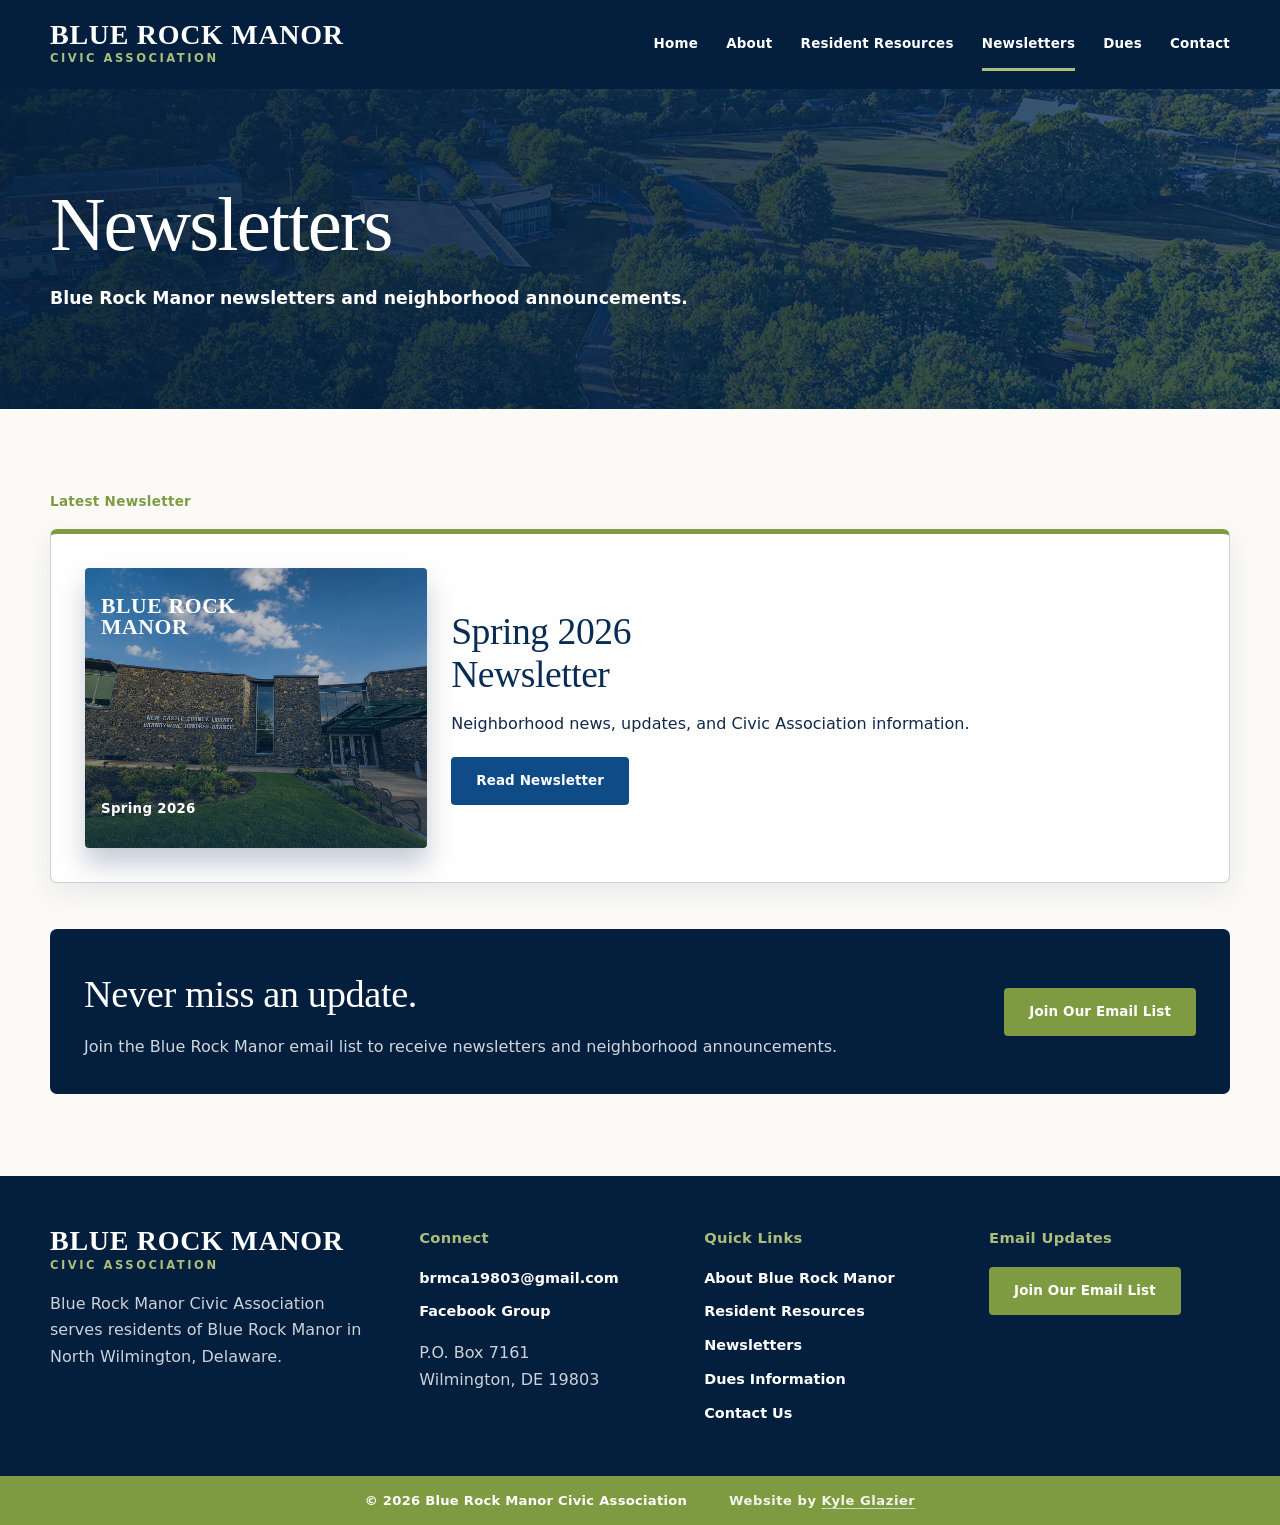
<file: pages/newsletters.html>
<!doctype html>
<html lang="en">
  <head>
    <meta charset="utf-8" />
    <meta name="viewport" content="width=device-width,initial-scale=1" />
    <title>Newsletters — Blue Rock Manor</title>
    <link rel="stylesheet" href="../styles/main.css" />
  </head>
  <body>
    <header class="site-header">
      <div class="container header-inner">
        <a class="brand" href="../index.html" aria-label="Blue Rock Manor Civic Association home"><span><span class="brand-name">Blue Rock Manor</span><span class="brand-subtitle">Civic Association</span></span></a>
        <button class="nav-toggle" type="button" aria-expanded="false" aria-controls="mainNav">Menu</button>
        <nav class="main-nav" id="mainNav" aria-label="Primary navigation">
          <a href="../index.html">Home</a><a href="about.html">About</a><a href="resources.html">Resident Resources</a><a class="active" href="newsletters.html" aria-current="page">Newsletters</a><a href="dues.html">Dues</a><a href="contact.html">Contact</a>
        </nav>
      </div>
    </header>

    <main>
      <section class="page-hero">
        <div class="container">
          <h1>Newsletters</h1>
          <p>Blue Rock Manor newsletters and neighborhood announcements.</p>
        </div>
      </section>

      <section class="section">
        <div class="container newsletter-page-grid">
          <section class="newsletter-section">
            <p class="kicker">Latest Newsletter</p>
            <article class="newsletter-tile featured">
              <div class="newsletter-cover" role="img" aria-label="Blue Rock Manor Spring 2026 newsletter cover"><span>Blue Rock<br />Manor</span><small>Spring 2026</small></div>
              <div><h2>Spring 2026 Newsletter</h2><p>Neighborhood news, updates, and Civic Association information.</p><a class="btn btn-primary" href="../content/newsletters/spring-2026.html">Read Newsletter</a></div>
            </article>
          </section>

          <section class="newsletter-signup-callout">
            <div>
              <h2>Never miss an update.</h2>
              <p>Join the Blue Rock Manor email list to receive newsletters and neighborhood announcements.</p>
            </div>
            <button class="btn btn-secondary js-signup-trigger" type="button">Join Our Email List</button>
          </section>
        </div>
      </section>
    </main>

    <footer class="site-footer">
      <div class="container footer-grid">
        <div><a class="brand footer-brand" href="../index.html"><span><span class="brand-name">Blue Rock Manor</span><span class="brand-subtitle">Civic Association</span></span></a><p>Blue Rock Manor Civic Association serves residents of Blue Rock Manor in North Wilmington, Delaware.</p></div>
        <div><h3>Connect</h3><p><a href="mailto:brmca19803@gmail.com">brmca19803@gmail.com</a><a href="https://www.facebook.com/share/g/1CXZdKDyFz/" target="_blank" rel="noreferrer">Facebook Group</a></p><p>P.O. Box 7161<br />Wilmington, DE 19803</p></div>
        <div><h3>Quick Links</h3><a href="about.html">About Blue Rock Manor</a><a href="resources.html">Resident Resources</a><a href="newsletters.html">Newsletters</a><a href="dues.html">Dues Information</a><a href="contact.html">Contact Us</a></div>
        <div><h3>Email Updates</h3><button id="signupBtn" class="btn btn-secondary" type="button">Join Our Email List</button></div>
      </div>
      <div class="footer-bar"><span>&copy; 2026 Blue Rock Manor Civic Association</span><span class="footer-credit">Website by <a href="mailto:kyleglazier@gmail.com">Kyle Glazier</a></span></div>
    </footer>

    <div id="signupModal" class="modal" aria-hidden="true"><div class="modal-content" role="dialog" aria-modal="true" aria-labelledby="modalTitle"><button class="modal-close" id="closeModal" type="button" aria-label="Close">&times;</button><h3 id="modalTitle">Join the Resident Email List</h3><form id="modalSignupForm"><label><span>First Name</span><input name="first" autocomplete="given-name" placeholder="First Name" required /></label><label><span>Last Name</span><input name="last" autocomplete="family-name" placeholder="Last Name" required /></label><label><span>Email Address</span><input name="email" type="email" autocomplete="email" placeholder="Email Address" required /></label><div class="actions"><button type="submit" class="btn btn-primary">Join Our Email List</button><button type="button" id="cancel" class="btn btn-outline">Cancel</button></div></form><p class="note">Your signup will be sent securely to the Blue Rock Manor mailing list.</p></div></div>
    <script src="../scripts/main.js"></script>
  </body>
</html>
</file>
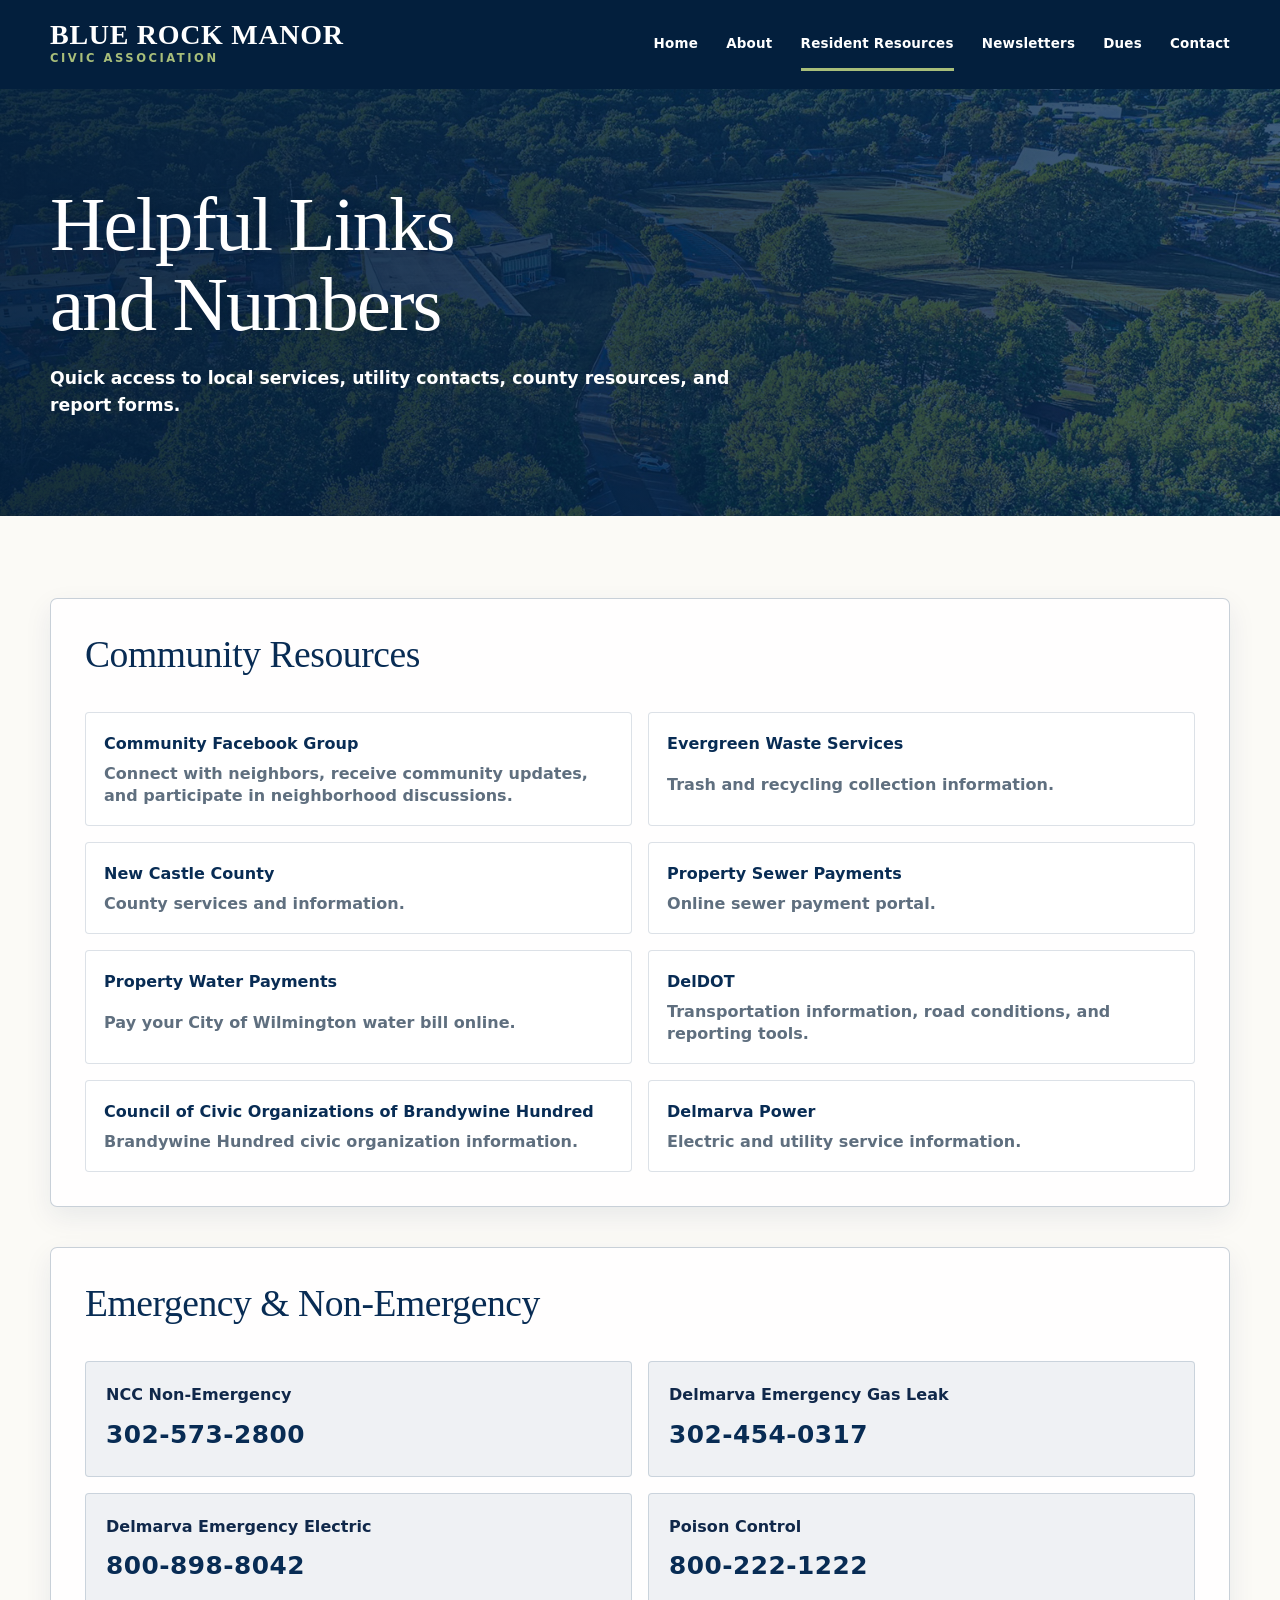
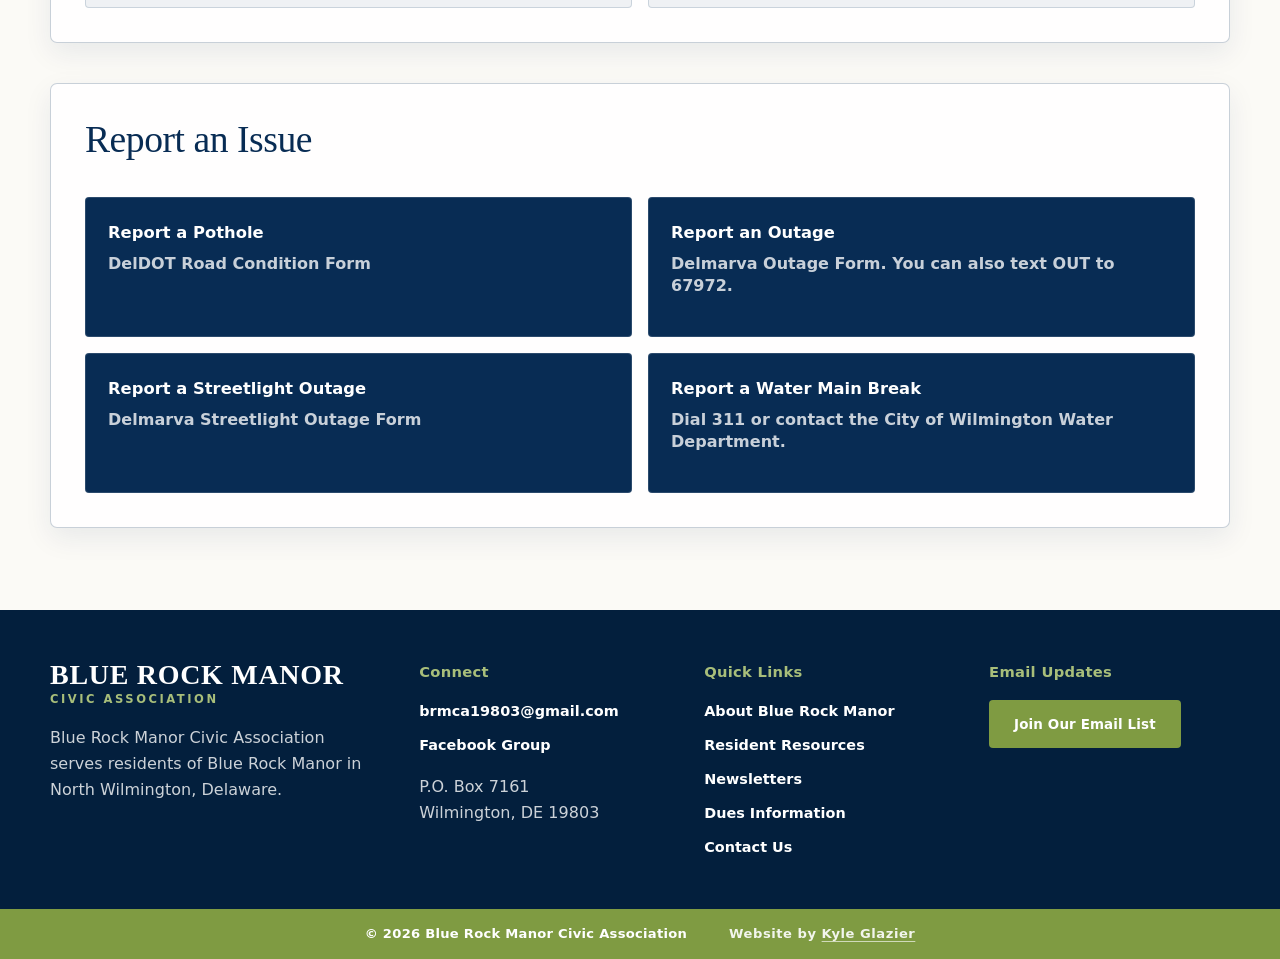
<file: pages/resources.html>
<!doctype html>
<html lang="en">
  <head>
    <meta charset="utf-8" />
    <meta name="viewport" content="width=device-width,initial-scale=1" />
    <title>Resident Resources — Blue Rock Manor</title>
    <link rel="stylesheet" href="../styles/main.css" />
  </head>
  <body>
    <header class="site-header">
      <div class="container header-inner">
        <a class="brand" href="../index.html" aria-label="Blue Rock Manor Civic Association home"><span><span class="brand-name">Blue Rock Manor</span><span class="brand-subtitle">Civic Association</span></span></a>
        <button class="nav-toggle" type="button" aria-expanded="false" aria-controls="mainNav">Menu</button>
        <nav class="main-nav" id="mainNav" aria-label="Primary navigation">
          <a href="../index.html">Home</a><a href="about.html">About</a><a class="active" href="resources.html" aria-current="page">Resident Resources</a><a href="newsletters.html">Newsletters</a><a href="dues.html">Dues</a><a href="contact.html">Contact</a>
        </nav>
      </div>
    </header>

    <main>
      <section class="page-hero">
        <div class="container">
          <h1>Helpful Links and Numbers</h1>
          <p>Quick access to local services, utility contacts, county resources, and report forms.</p>
        </div>
      </section>

      <section class="section">
        <div class="container page-grid resources-page-grid">
          <div class="page-main resource-cards">
            <article class="resource-group links-group">
              <h2>Community Resources</h2>
              <div class="resource-link-list">
                <a href="https://www.facebook.com/share/g/1CXZdKDyFz/" target="_blank" rel="noreferrer"><strong>Community Facebook Group</strong><span>Connect with neighbors, receive community updates, and participate in neighborhood discussions.</span></a>
                <a href="https://evergreenws.com/" target="_blank" rel="noreferrer"><strong>Evergreen Waste Services</strong><span>Trash and recycling collection information.</span></a>
                <a href="https://www.nccde.org" target="_blank" rel="noreferrer"><strong>New Castle County</strong><span>County services and information.</span></a>
                <a href="https://www.newcastlede.gov/2030/Online-Tax-Sewer-and-other-Payments" target="_blank" rel="noreferrer"><strong>Property Sewer Payments</strong><span>Online sewer payment portal.</span></a>
                <a href="https://wilmingtondewater.gov/193/Pay-Your-Bill-Manage-Your-Account" target="_blank" rel="noreferrer"><strong>Property Water Payments</strong><span>Pay your City of Wilmington water bill online.</span></a>
                <a href="https://deldot.gov" target="_blank" rel="noreferrer"><strong>DelDOT</strong><span>Transportation information, road conditions, and reporting tools.</span></a>
                <a href="https://ccobh.org" target="_blank" rel="noreferrer"><strong>Council of Civic Organizations of Brandywine Hundred</strong><span>Brandywine Hundred civic organization information.</span></a>
                <a href="https://www.delmarva.com" target="_blank" rel="noreferrer"><strong>Delmarva Power</strong><span>Electric and utility service information.</span></a>
              </div>
            </article>

            <article class="resource-group phone-group">
              <h2>Emergency &amp; Non-Emergency</h2>
              <div class="phone-card-grid">
                <p><strong>NCC Non-Emergency</strong><span>302-573-2800</span></p>
                <p><strong>Delmarva Emergency Gas Leak</strong><span>302-454-0317</span></p>
                <p><strong>Delmarva Emergency Electric</strong><span>800-898-8042</span></p>
                <p><strong>Poison Control</strong><span>800-222-1222</span></p>
              </div>
            </article>

            <article class="resource-group report-group">
              <h2>Report an Issue</h2>
              <div class="report-action-grid">
                <a href="https://deldot.gov/Traffic/ReportRoadCondition/index.shtml" target="_blank" rel="noreferrer"><strong>Report a Pothole</strong><span>DelDOT Road Condition Form</span></a>
                <a href="https://secure.delmarva.com/powerOutages/accountVerification" target="_blank" rel="noreferrer"><strong>Report an Outage</strong><span>Delmarva Outage Form. You can also text OUT to 67972.</span></a>
                <a href="https://www.delmarva.com/outages/experiencing-an-outage/report-a-streetlight-outage" target="_blank" rel="noreferrer"><strong>Report a Streetlight Outage</strong><span>Delmarva Streetlight Outage Form</span></a>
                <a href="https://wilmingtondewater.gov/179/Contact-Us" target="_blank" rel="noreferrer"><strong>Report a Water Main Break</strong><span>Dial 311 or contact the City of Wilmington Water Department.</span></a>
              </div>
            </article>
          </div>
        </div>
      </section>
    </main>

    <footer class="site-footer">
      <div class="container footer-grid">
        <div><a class="brand footer-brand" href="../index.html"><span><span class="brand-name">Blue Rock Manor</span><span class="brand-subtitle">Civic Association</span></span></a><p>Blue Rock Manor Civic Association serves residents of Blue Rock Manor in North Wilmington, Delaware.</p></div>
        <div><h3>Connect</h3><p><a href="mailto:brmca19803@gmail.com">brmca19803@gmail.com</a><a href="https://www.facebook.com/share/g/1CXZdKDyFz/" target="_blank" rel="noreferrer">Facebook Group</a></p><p>P.O. Box 7161<br />Wilmington, DE 19803</p></div>
        <div><h3>Quick Links</h3><a href="about.html">About Blue Rock Manor</a><a href="resources.html">Resident Resources</a><a href="newsletters.html">Newsletters</a><a href="dues.html">Dues Information</a><a href="contact.html">Contact Us</a></div>
        <div><h3>Email Updates</h3><button id="signupBtn" class="btn btn-secondary" type="button">Join Our Email List</button></div>
      </div>
      <div class="footer-bar"><span>&copy; 2026 Blue Rock Manor Civic Association</span><span class="footer-credit">Website by <a href="mailto:kyleglazier@gmail.com">Kyle Glazier</a></span></div>
    </footer>

    <div id="signupModal" class="modal" aria-hidden="true"><div class="modal-content" role="dialog" aria-modal="true" aria-labelledby="modalTitle"><button class="modal-close" id="closeModal" type="button" aria-label="Close">&times;</button><h3 id="modalTitle">Join the Resident Email List</h3><form id="modalSignupForm"><label><span>First Name</span><input name="first" autocomplete="given-name" placeholder="First Name" required /></label><label><span>Last Name</span><input name="last" autocomplete="family-name" placeholder="Last Name" required /></label><label><span>Email Address</span><input name="email" type="email" autocomplete="email" placeholder="Email Address" required /></label><div class="actions"><button type="submit" class="btn btn-primary">Join Our Email List</button><button type="button" id="cancel" class="btn btn-outline">Cancel</button></div></form><p class="note">Your signup will be sent securely to the Blue Rock Manor mailing list.</p></div></div>
    <script src="../scripts/main.js"></script>
  </body>
</html>
</file>
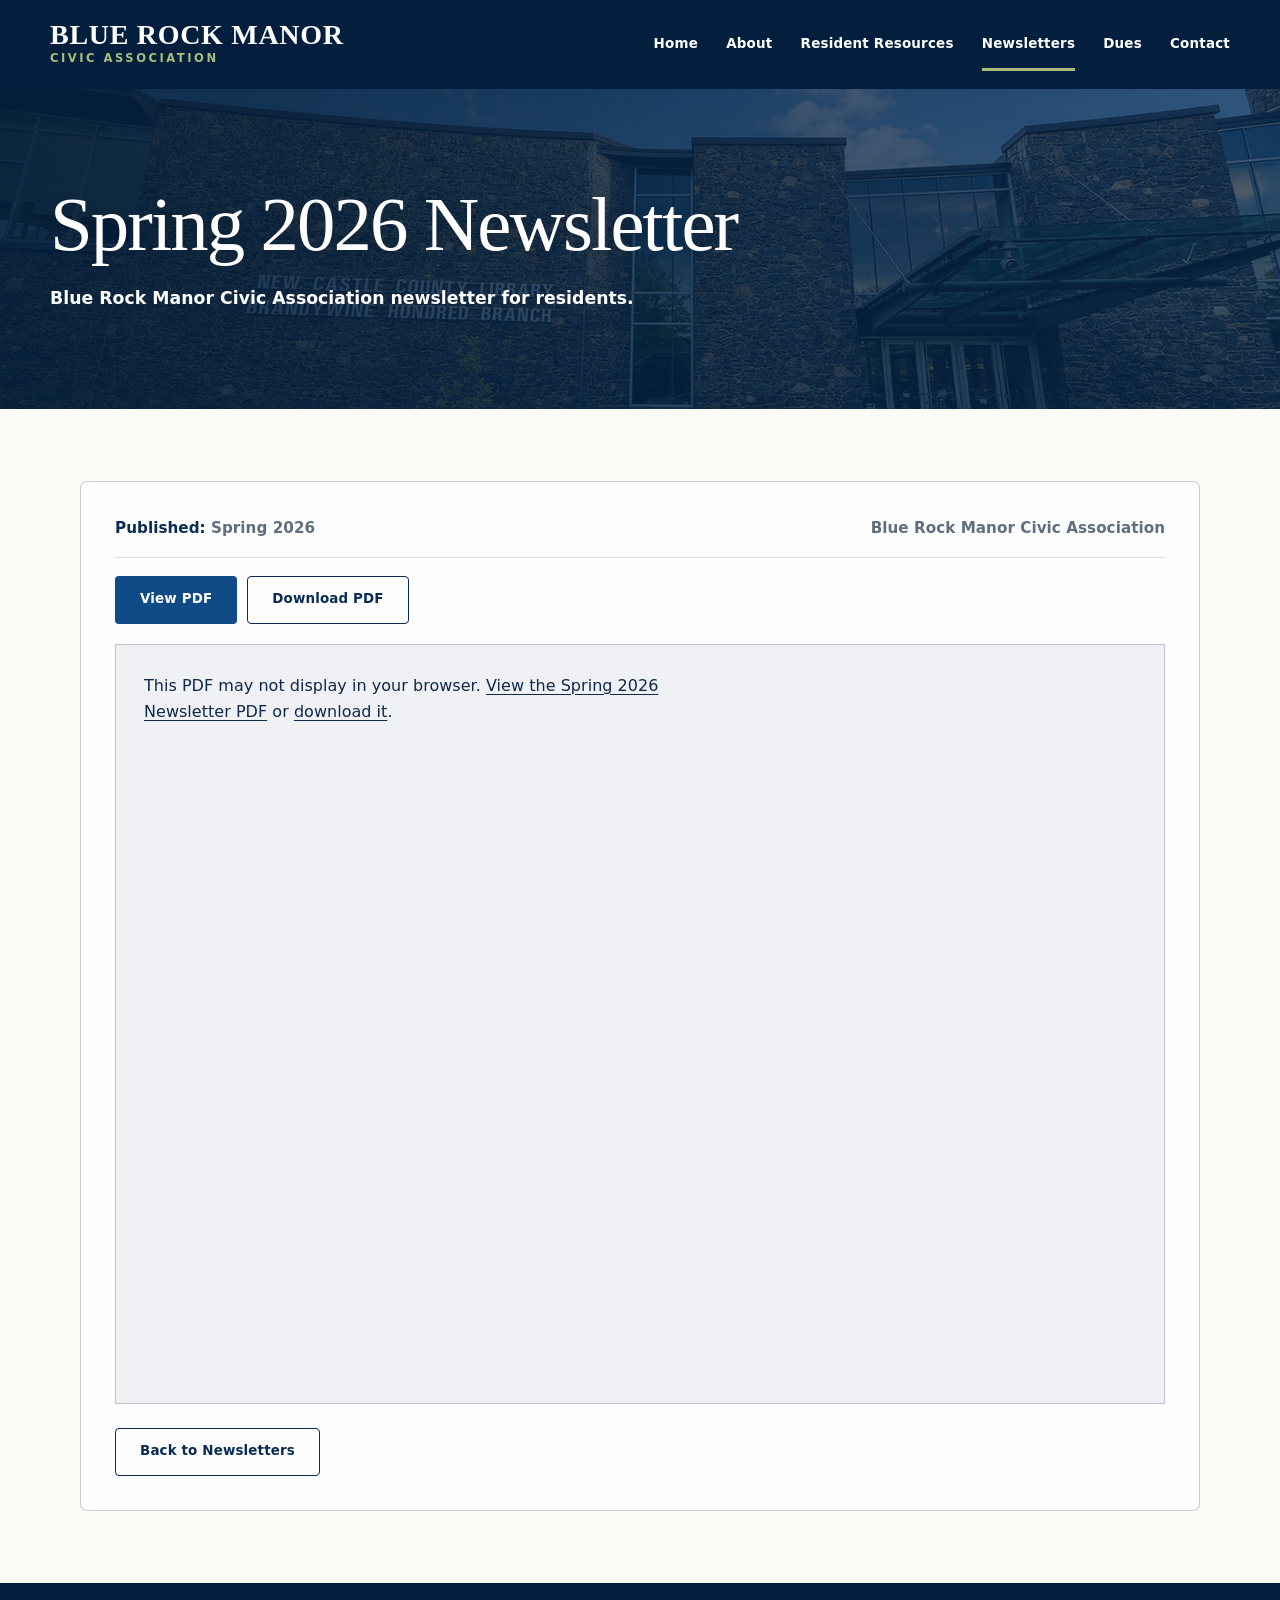
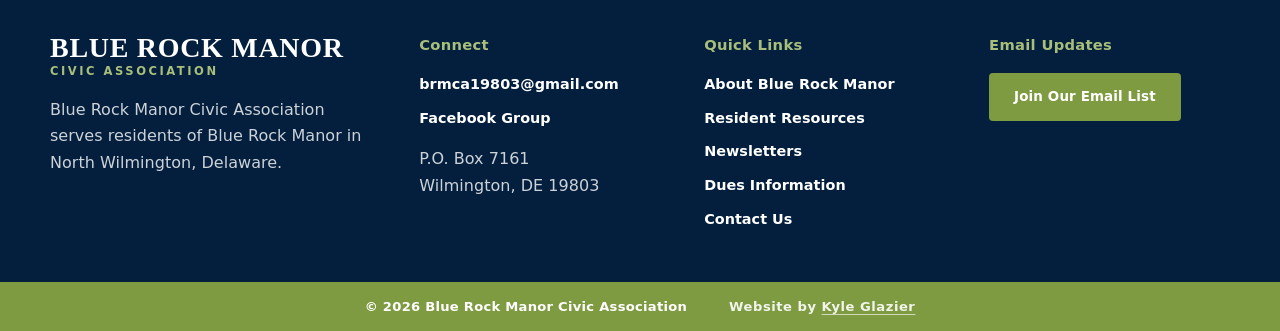
<file: content/newsletters/spring-2026.html>
<!doctype html>
<html lang="en">
  <head>
    <meta charset="utf-8" />
    <meta name="viewport" content="width=device-width,initial-scale=1" />
    <title>Spring 2026 Newsletter — Blue Rock Manor</title>
    <link rel="stylesheet" href="../../styles/main.css" />
  </head>
  <body>
    <header class="site-header">
      <div class="container header-inner">
        <a class="brand" href="../../index.html" aria-label="Blue Rock Manor Civic Association home"><span><span class="brand-name">Blue Rock Manor</span><span class="brand-subtitle">Civic Association</span></span></a>
        <button class="nav-toggle" type="button" aria-expanded="false" aria-controls="mainNav">Menu</button>
        <nav class="main-nav" id="mainNav" aria-label="Primary navigation">
          <a href="../../index.html">Home</a><a href="../../pages/about.html">About</a><a href="../../pages/resources.html">Resident Resources</a><a class="active" href="../../pages/newsletters.html" aria-current="page">Newsletters</a><a href="../../pages/dues.html">Dues</a><a href="../../pages/contact.html">Contact</a>
        </nav>
      </div>
    </header>

    <main>
      <section class="page-hero newsletter-detail-hero">
        <div class="container">
          <h1>Spring 2026 Newsletter</h1>
          <p>Blue Rock Manor Civic Association newsletter for residents.</p>
        </div>
      </section>
      <article class="container article-page newsletter-article">
        <div class="newsletter-meta" aria-label="Newsletter details">
          <span><strong>Published:</strong> Spring 2026</span>
          <span>Blue Rock Manor Civic Association</span>
        </div>

        <div class="pdf-actions" aria-label="Newsletter PDF actions">
          <a class="btn btn-primary" href="spring-2026-newsletter.pdf" target="_blank" rel="noopener">View PDF</a>
          <a class="btn btn-outline" href="spring-2026-newsletter.pdf" download>Download PDF</a>
        </div>

        <div class="pdf-viewer">
          <object class="pdf-frame" data="spring-2026-newsletter.pdf" type="application/pdf" aria-label="Spring 2026 Newsletter PDF">
            <p>This PDF may not display in your browser. <a href="spring-2026-newsletter.pdf" target="_blank" rel="noopener">View the Spring 2026 Newsletter PDF</a> or <a href="spring-2026-newsletter.pdf" download>download it</a>.</p>
          </object>
        </div>

        <a class="btn btn-outline back-link" href="../../pages/newsletters.html">Back to Newsletters</a>
      </article>
    </main>

    <footer class="site-footer">
      <div class="container footer-grid">
        <div><a class="brand footer-brand" href="../../index.html"><span><span class="brand-name">Blue Rock Manor</span><span class="brand-subtitle">Civic Association</span></span></a><p>Blue Rock Manor Civic Association serves residents of Blue Rock Manor in North Wilmington, Delaware.</p></div>
        <div><h3>Connect</h3><p><a href="mailto:brmca19803@gmail.com">brmca19803@gmail.com</a><a href="https://www.facebook.com/share/g/1CXZdKDyFz/" target="_blank" rel="noreferrer">Facebook Group</a></p><p>P.O. Box 7161<br />Wilmington, DE 19803</p></div>
        <div><h3>Quick Links</h3><a href="../../pages/about.html">About Blue Rock Manor</a><a href="../../pages/resources.html">Resident Resources</a><a href="../../pages/newsletters.html">Newsletters</a><a href="../../pages/dues.html">Dues Information</a><a href="../../pages/contact.html">Contact Us</a></div>
        <div><h3>Email Updates</h3><button id="signupBtn" class="btn btn-secondary" type="button">Join Our Email List</button></div>
      </div>
      <div class="footer-bar"><span>&copy; 2026 Blue Rock Manor Civic Association</span><span class="footer-credit">Website by <a href="mailto:kyleglazier@gmail.com">Kyle Glazier</a></span></div>
    </footer>

    <div id="signupModal" class="modal" aria-hidden="true"><div class="modal-content" role="dialog" aria-modal="true" aria-labelledby="modalTitle"><button class="modal-close" id="closeModal" type="button" aria-label="Close">&times;</button><h3 id="modalTitle">Join the Resident Email List</h3><form id="modalSignupForm"><label><span>First Name</span><input name="first" autocomplete="given-name" placeholder="First Name" required /></label><label><span>Last Name</span><input name="last" autocomplete="family-name" placeholder="Last Name" required /></label><label><span>Email Address</span><input name="email" type="email" autocomplete="email" placeholder="Email Address" required /></label><div class="actions"><button type="submit" class="btn btn-primary">Join Our Email List</button><button type="button" id="cancel" class="btn btn-outline">Cancel</button></div></form><p class="note">Your signup will be sent securely to the Blue Rock Manor mailing list.</p></div></div>
    <script src="../../scripts/main.js"></script>
  </body>
</html>
</file>
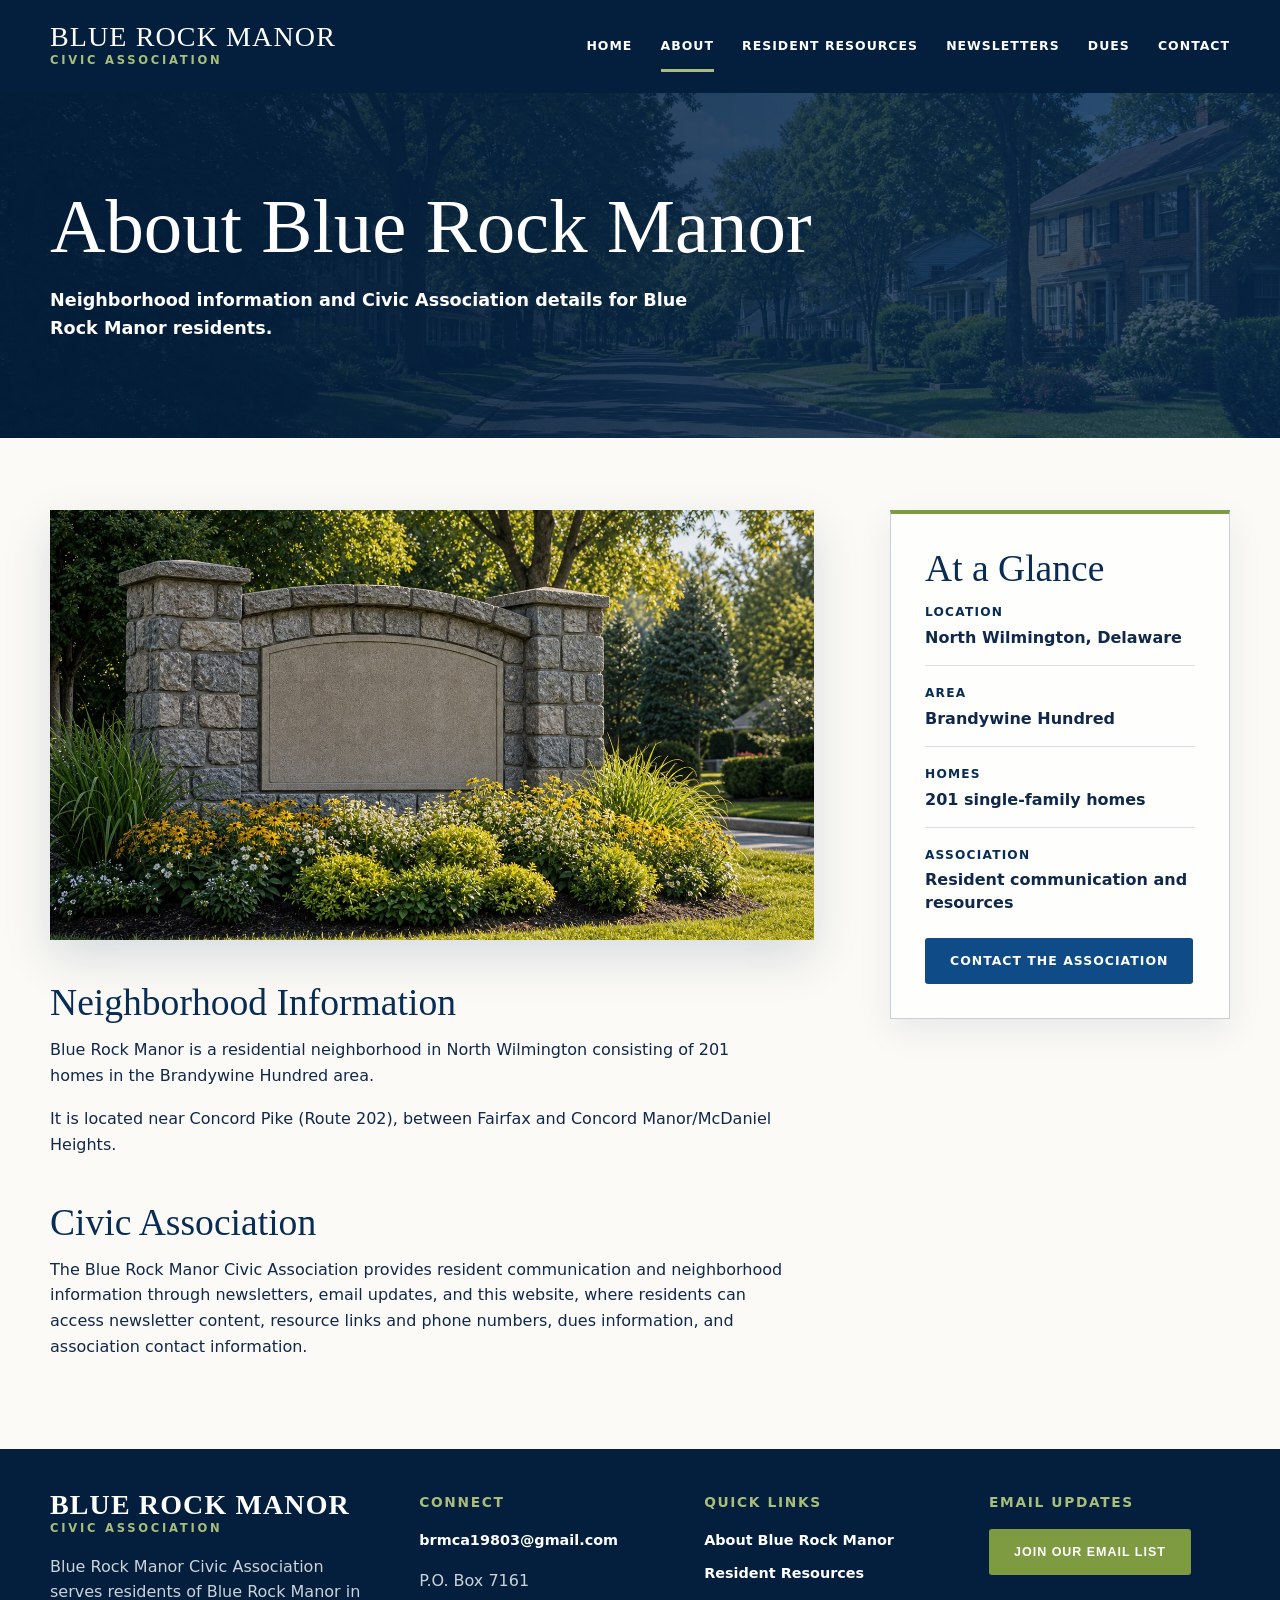
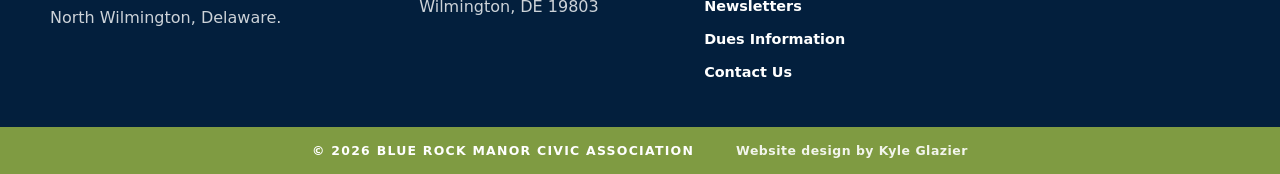
<file: Website/pages/about.html>
<!doctype html>
<html lang="en">
  <head>
    <meta charset="utf-8" />
    <meta name="viewport" content="width=device-width,initial-scale=1" />
    <title>About Blue Rock Manor</title>
    <link rel="stylesheet" href="../styles/main.css" />
  </head>
  <body>
    <header class="site-header">
      <div class="container header-inner">
        <a class="brand" href="../index.html" aria-label="Blue Rock Manor Civic Association home">
          <span><span class="brand-name">Blue Rock Manor</span><span class="brand-subtitle">Civic Association</span></span>
        </a>
        <button class="nav-toggle" type="button" aria-expanded="false" aria-controls="mainNav">Menu</button>
        <nav class="main-nav" id="mainNav" aria-label="Primary navigation">
          <a href="../index.html">Home</a>
          <a class="active" href="about.html">About</a>
          <a href="resources.html">Resident Resources</a>
          <a href="newsletters.html">Newsletters</a>
          <a href="dues.html">Dues</a>
          <a href="contact.html">Contact</a>
        </nav>
      </div>
    </header>

    <main>
      <section class="page-hero">
        <div class="container">
          <h1>About Blue Rock Manor</h1>
          <p>Neighborhood information and Civic Association details for Blue Rock Manor residents.</p>
        </div>
      </section>

      <section class="section">
        <div class="container page-grid">
          <div class="page-main">
            <img class="page-feature-image" src="../assets/neighborhood-sign.jpg" alt="Neighborhood entrance sign with landscaping" />
            <h2>Neighborhood Information</h2>
            <p>Blue Rock Manor is a residential neighborhood in North Wilmington consisting of 201 homes in the Brandywine Hundred area.</p>
            <p>It is located near Concord Pike (Route 202), between Fairfax and Concord Manor/McDaniel Heights.</p>

            <h2>Civic Association</h2>
            <p>The Blue Rock Manor Civic Association provides resident communication and neighborhood information through newsletters, email updates, and this website, where residents can access newsletter content, resource links and phone numbers, dues information, and association contact information.</p>
          </div>
          <aside class="page-sidebar glance-card">
            <h2>At a Glance</h2>
            <dl class="glance-list">
              <div>
                <dt>Location</dt>
                <dd>North Wilmington, Delaware</dd>
              </div>
              <div>
                <dt>Area</dt>
                <dd>Brandywine Hundred</dd>
              </div>
              <div>
                <dt>Homes</dt>
                <dd>201 single-family homes</dd>
              </div>
              <div>
                <dt>Association</dt>
                <dd>Resident communication and resources</dd>
              </div>
            </dl>
            <a class="btn btn-primary" href="contact.html">Contact the Association</a>
          </aside>
        </div>
      </section>
    </main>

    <footer class="site-footer">
      <div class="container footer-grid">
        <div>
          <a class="brand footer-brand" href="../index.html"><span><span class="brand-name">Blue Rock Manor</span><span class="brand-subtitle">Civic Association</span></span></a>
          <p>Blue Rock Manor Civic Association serves residents of Blue Rock Manor in North Wilmington, Delaware.</p>
        </div>
        <div><h3>Connect</h3><p><a href="mailto:brmca19803@gmail.com">brmca19803@gmail.com</a></p><p>P.O. Box 7161<br />Wilmington, DE 19803</p></div>
        <div><h3>Quick Links</h3><a href="about.html">About Blue Rock Manor</a><a href="resources.html">Resident Resources</a><a href="newsletters.html">Newsletters</a><a href="dues.html">Dues Information</a><a href="contact.html">Contact Us</a></div>
        <div><h3>Email Updates</h3><button id="signupBtn" class="btn btn-secondary" type="button">Join Our Email List</button></div>
      </div>
      <div class="footer-bar"><span>&copy; 2026 Blue Rock Manor Civic Association</span><span class="footer-credit">Website design by Kyle Glazier</span></div>
    </footer>

    <div id="signupModal" class="modal" aria-hidden="true">
      <div class="modal-content" role="dialog" aria-modal="true" aria-labelledby="modalTitle">
        <button class="modal-close" id="closeModal" type="button" aria-label="Close">&times;</button>
        <h3 id="modalTitle">Join the Resident Email List</h3>
        <form id="modalSignupForm">
          <label><span>First Name</span><input name="first" autocomplete="given-name" placeholder="First Name" required /></label>
          <label><span>Last Name</span><input name="last" autocomplete="family-name" placeholder="Last Name" required /></label>
          <label><span>Email Address</span><input name="email" type="email" autocomplete="email" placeholder="Email Address" required /></label>
          <div class="actions"><button type="submit" class="btn btn-primary">Join Our Email List</button><button type="button" id="cancel" class="btn btn-outline">Cancel</button></div>
        </form>
        <p class="note">Your signup will be sent securely to the Blue Rock Manor mailing list.</p>
      </div>
    </div>
    <script src="../scripts/main.js"></script>
  </body>
</html>
</file>
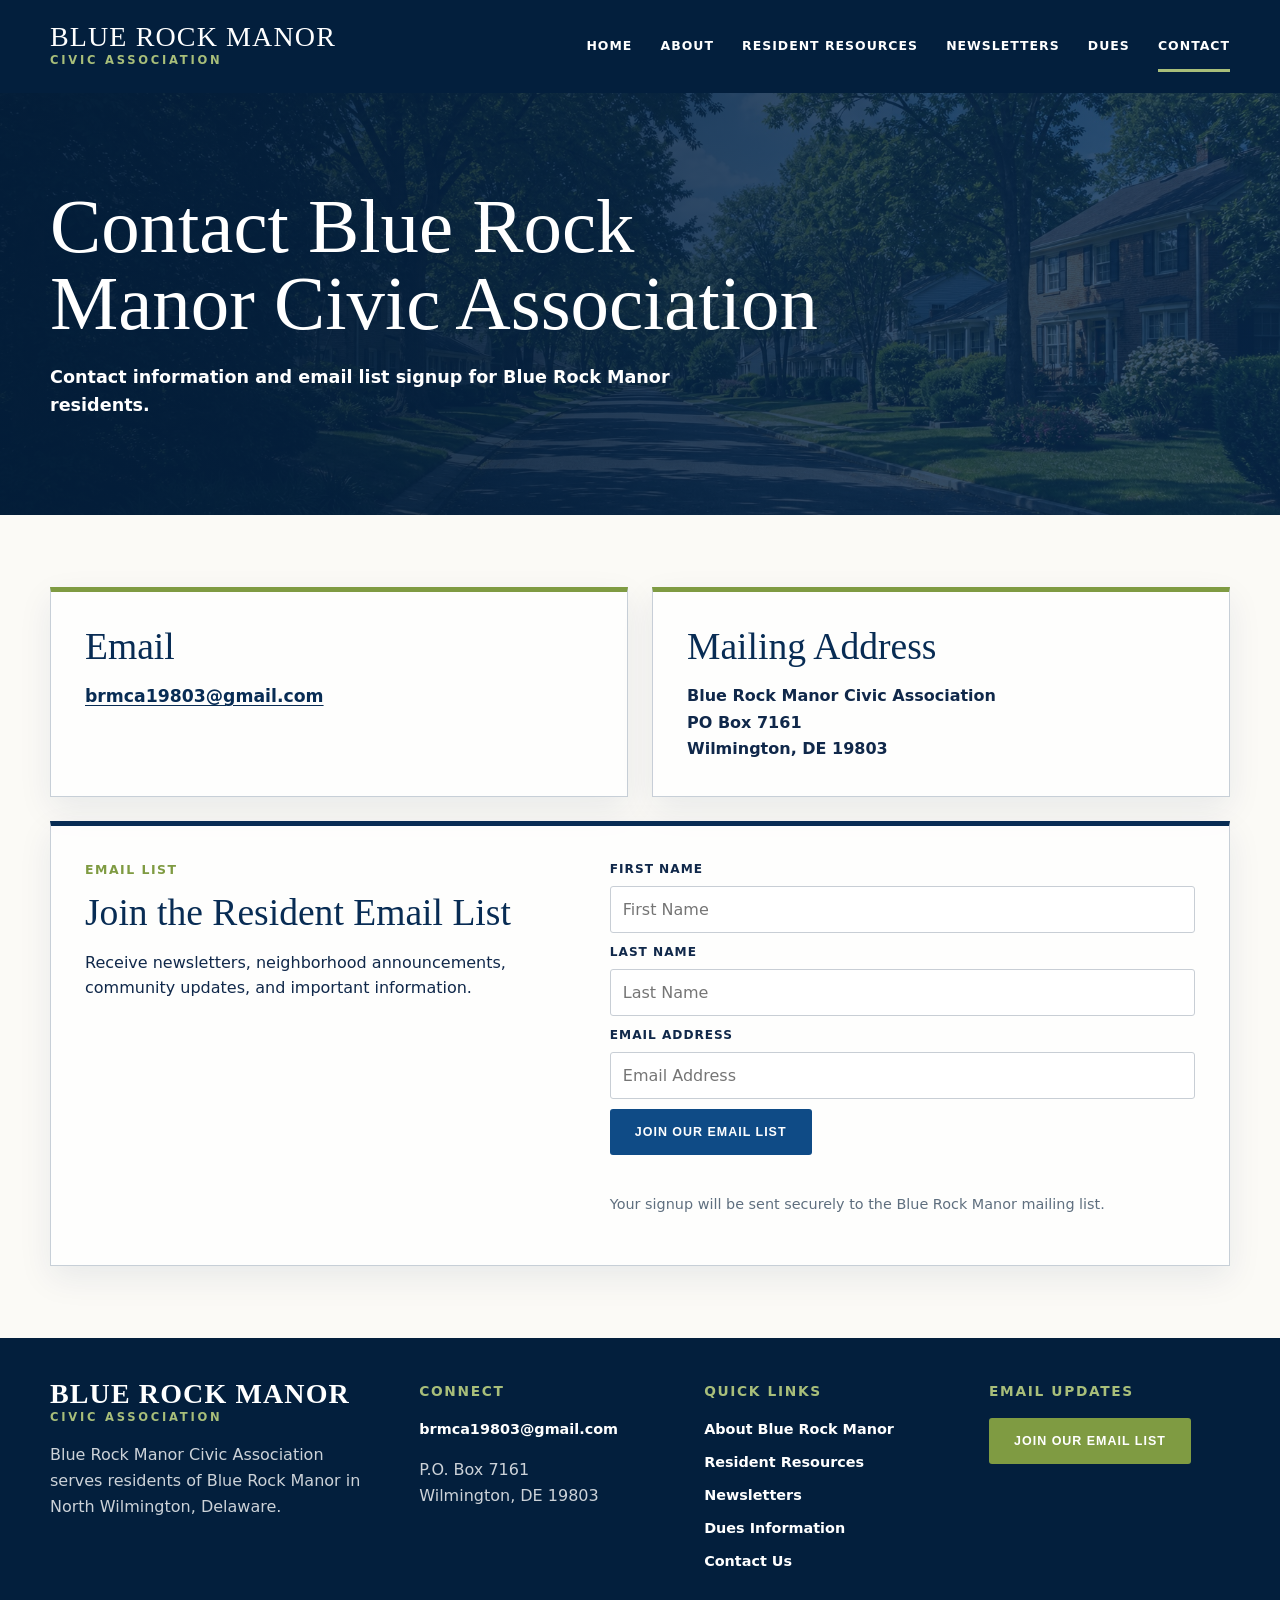
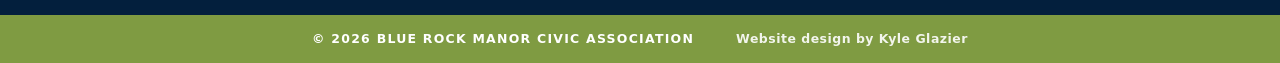
<file: Website/pages/contact.html>
<!doctype html>
<html lang="en">
  <head>
    <meta charset="utf-8" />
    <meta name="viewport" content="width=device-width,initial-scale=1" />
    <title>Contact — Blue Rock Manor</title>
    <link rel="stylesheet" href="../styles/main.css" />
  </head>
  <body>
    <header class="site-header">
      <div class="container header-inner">
        <a class="brand" href="../index.html" aria-label="Blue Rock Manor Civic Association home"><span><span class="brand-name">Blue Rock Manor</span><span class="brand-subtitle">Civic Association</span></span></a>
        <button class="nav-toggle" type="button" aria-expanded="false" aria-controls="mainNav">Menu</button>
        <nav class="main-nav" id="mainNav" aria-label="Primary navigation">
          <a href="../index.html">Home</a><a href="about.html">About</a><a href="resources.html">Resident Resources</a><a href="newsletters.html">Newsletters</a><a href="dues.html">Dues</a><a class="active" href="contact.html">Contact</a>
        </nav>
      </div>
    </header>

    <main>
      <section class="page-hero">
        <div class="container">
          <h1>Contact Blue Rock Manor Civic Association</h1>
          <p>Contact information and email list signup for Blue Rock Manor residents.</p>
        </div>
      </section>

      <section class="section">
        <div class="container contact-grid">
          <div class="contact-card">
            <h2>Email</h2>
            <a href="mailto:brmca19803@gmail.com">brmca19803@gmail.com</a>
          </div>
          <div class="contact-card">
            <h2>Mailing Address</h2>
            <address>Blue Rock Manor Civic Association<br />PO Box 7161<br />Wilmington, DE 19803</address>
          </div>
          <div class="contact-card contact-signup-card">
            <div>
              <p class="kicker">Email List</p>
              <h2>Join the Resident Email List</h2>
              <p>Receive newsletters, neighborhood announcements, community updates, and important information.</p>
            </div>
            <form id="signupForm" class="signup-form contact-signup-form">
              <label><span>First Name</span><input name="first" autocomplete="given-name" placeholder="First Name" required /></label>
              <label><span>Last Name</span><input name="last" autocomplete="family-name" placeholder="Last Name" required /></label>
              <label><span>Email Address</span><input name="email" type="email" autocomplete="email" placeholder="Email Address" required /></label>
              <button type="submit" class="btn btn-primary">Join Our Email List</button>
            </form>
            <p class="note">Your signup will be sent securely to the Blue Rock Manor mailing list.</p>
          </div>
        </div>
      </section>
    </main>

    <footer class="site-footer">
      <div class="container footer-grid">
        <div><a class="brand footer-brand" href="../index.html"><span><span class="brand-name">Blue Rock Manor</span><span class="brand-subtitle">Civic Association</span></span></a><p>Blue Rock Manor Civic Association serves residents of Blue Rock Manor in North Wilmington, Delaware.</p></div>
        <div><h3>Connect</h3><p><a href="mailto:brmca19803@gmail.com">brmca19803@gmail.com</a></p><p>P.O. Box 7161<br />Wilmington, DE 19803</p></div>
        <div><h3>Quick Links</h3><a href="about.html">About Blue Rock Manor</a><a href="resources.html">Resident Resources</a><a href="newsletters.html">Newsletters</a><a href="dues.html">Dues Information</a><a href="contact.html">Contact Us</a></div>
        <div><h3>Email Updates</h3><button id="signupBtn" class="btn btn-secondary" type="button">Join Our Email List</button></div>
      </div>
      <div class="footer-bar"><span>&copy; 2026 Blue Rock Manor Civic Association</span><span class="footer-credit">Website design by Kyle Glazier</span></div>
    </footer>

    <div id="signupModal" class="modal" aria-hidden="true"><div class="modal-content" role="dialog" aria-modal="true" aria-labelledby="modalTitle"><button class="modal-close" id="closeModal" type="button" aria-label="Close">&times;</button><h3 id="modalTitle">Join the Resident Email List</h3><form id="modalSignupForm"><label><span>First Name</span><input name="first" autocomplete="given-name" placeholder="First Name" required /></label><label><span>Last Name</span><input name="last" autocomplete="family-name" placeholder="Last Name" required /></label><label><span>Email Address</span><input name="email" type="email" autocomplete="email" placeholder="Email Address" required /></label><div class="actions"><button type="submit" class="btn btn-primary">Join Our Email List</button><button type="button" id="cancel" class="btn btn-outline">Cancel</button></div></form><p class="note">Your signup will be sent securely to the Blue Rock Manor mailing list.</p></div></div>
    <script src="../scripts/main.js"></script>
  </body>
</html>
</file>
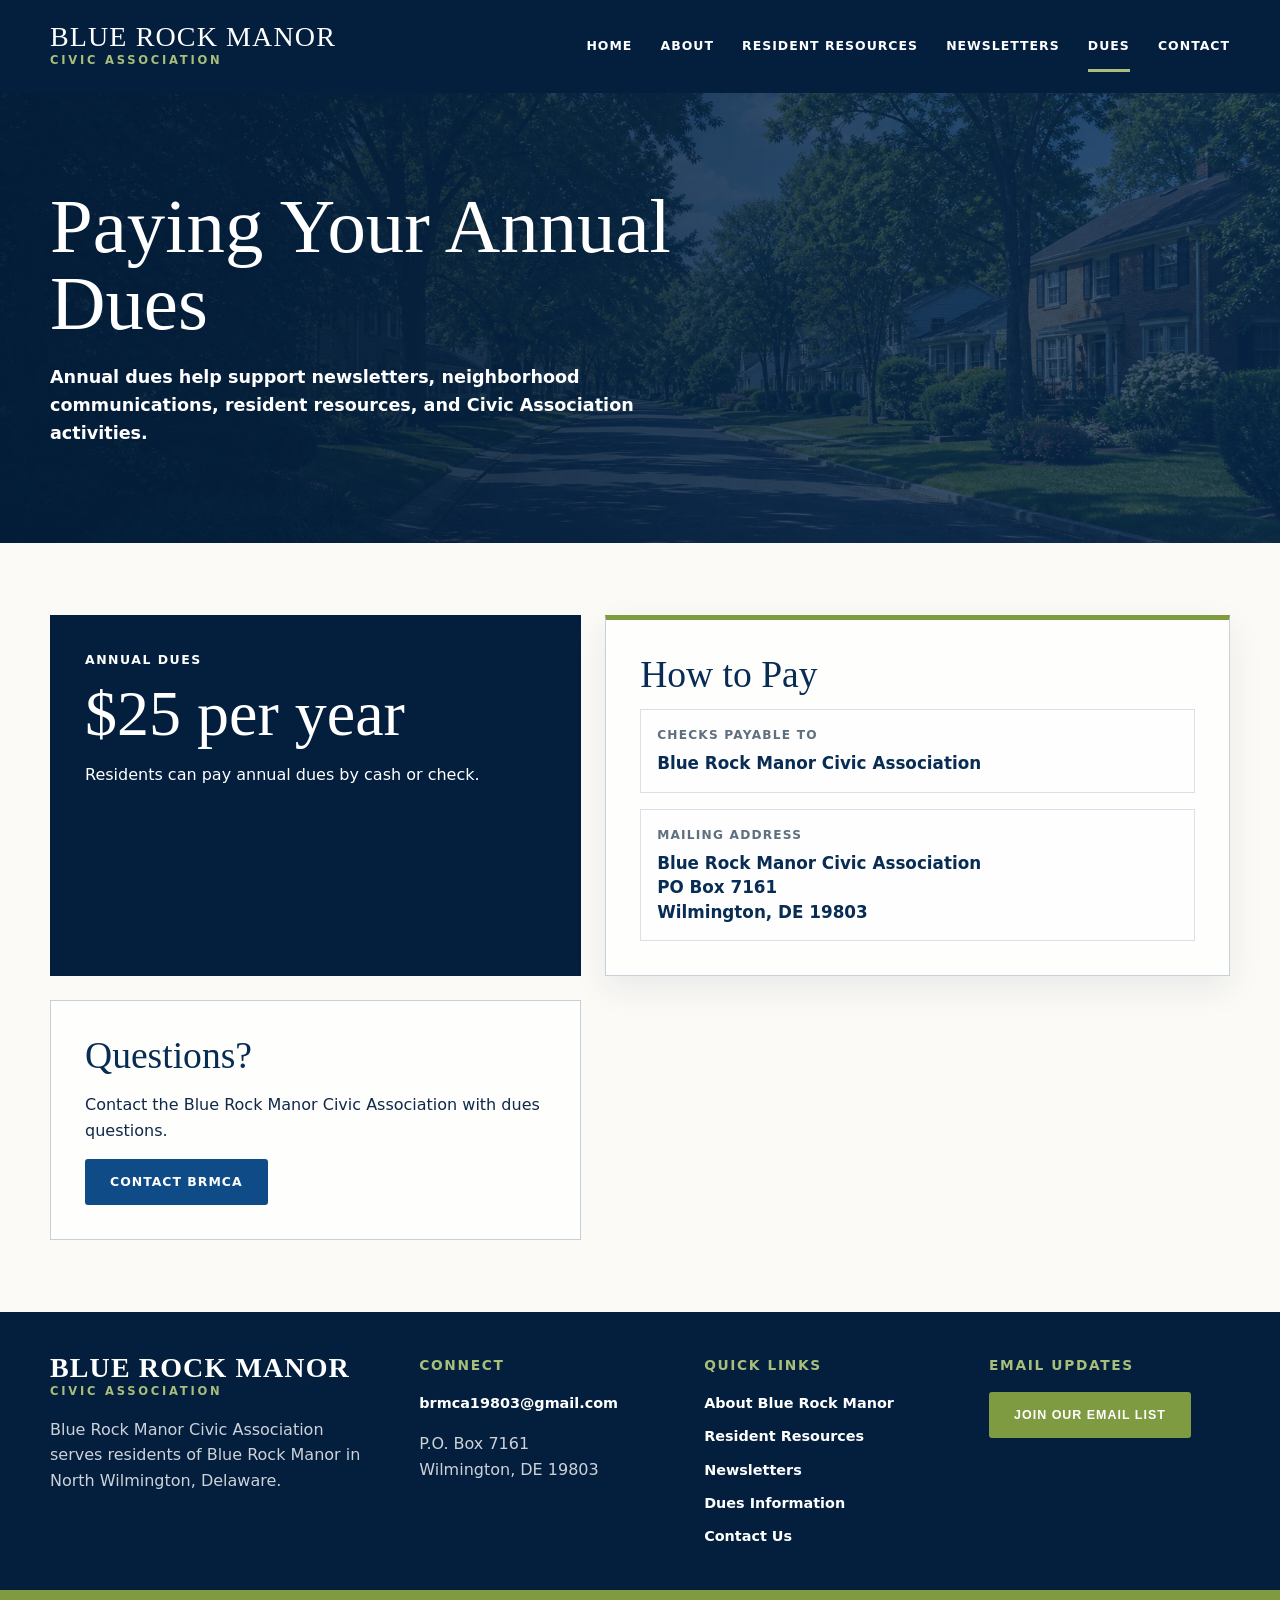
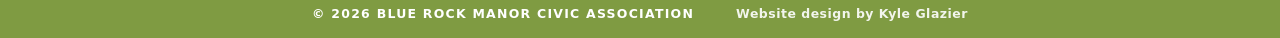
<file: Website/pages/dues.html>
<!doctype html>
<html lang="en">
  <head>
    <meta charset="utf-8" />
    <meta name="viewport" content="width=device-width,initial-scale=1" />
    <title>Dues Information — Blue Rock Manor</title>
    <link rel="stylesheet" href="../styles/main.css" />
  </head>
  <body>
    <header class="site-header">
      <div class="container header-inner">
        <a class="brand" href="../index.html" aria-label="Blue Rock Manor Civic Association home"><span><span class="brand-name">Blue Rock Manor</span><span class="brand-subtitle">Civic Association</span></span></a>
        <button class="nav-toggle" type="button" aria-expanded="false" aria-controls="mainNav">Menu</button>
        <nav class="main-nav" id="mainNav" aria-label="Primary navigation">
          <a href="../index.html">Home</a><a href="about.html">About</a><a href="resources.html">Resident Resources</a><a href="newsletters.html">Newsletters</a><a class="active" href="dues.html">Dues</a><a href="contact.html">Contact</a>
        </nav>
      </div>
    </header>

    <main>
      <section class="page-hero">
        <div class="container">
          <h1>Paying Your Annual Dues</h1>
          <p>Annual dues help support newsletters, neighborhood communications, resident resources, and Civic Association activities.</p>
        </div>
      </section>

      <section class="section">
        <div class="container dues-page-grid">
          <article class="dues-summary-card">
            <p class="kicker">Annual Dues</p>
            <h2>$25 per year</h2>
            <p>Residents can pay annual dues by cash or check.</p>
          </article>

          <article class="dues-detail-card payment-card">
            <h2>How to Pay</h2>
            <div class="payment-detail-list">
              <div>
                <span>Checks Payable To</span>
                <strong>Blue Rock Manor Civic Association</strong>
              </div>
              <div>
                <span>Mailing Address</span>
                <address>
                  Blue Rock Manor Civic Association<br />
                  PO Box 7161<br />
                  Wilmington, DE 19803
                </address>
              </div>
            </div>
          </article>

          <article class="dues-detail-card">
            <h2>Questions?</h2>
            <p>Contact the Blue Rock Manor Civic Association with dues questions.</p>
            <a class="btn btn-primary" href="contact.html">Contact BRMCA</a>
          </article>
        </div>
      </section>
    </main>

    <footer class="site-footer">
      <div class="container footer-grid">
        <div><a class="brand footer-brand" href="../index.html"><span><span class="brand-name">Blue Rock Manor</span><span class="brand-subtitle">Civic Association</span></span></a><p>Blue Rock Manor Civic Association serves residents of Blue Rock Manor in North Wilmington, Delaware.</p></div>
        <div><h3>Connect</h3><p><a href="mailto:brmca19803@gmail.com">brmca19803@gmail.com</a></p><p>P.O. Box 7161<br />Wilmington, DE 19803</p></div>
        <div><h3>Quick Links</h3><a href="about.html">About Blue Rock Manor</a><a href="resources.html">Resident Resources</a><a href="newsletters.html">Newsletters</a><a href="dues.html">Dues Information</a><a href="contact.html">Contact Us</a></div>
        <div><h3>Email Updates</h3><button id="signupBtn" class="btn btn-secondary" type="button">Join Our Email List</button></div>
      </div>
      <div class="footer-bar"><span>&copy; 2026 Blue Rock Manor Civic Association</span><span class="footer-credit">Website design by Kyle Glazier</span></div>
    </footer>

    <div id="signupModal" class="modal" aria-hidden="true"><div class="modal-content" role="dialog" aria-modal="true" aria-labelledby="modalTitle"><button class="modal-close" id="closeModal" type="button" aria-label="Close">&times;</button><h3 id="modalTitle">Join the Resident Email List</h3><form id="modalSignupForm"><label><span>First Name</span><input name="first" autocomplete="given-name" placeholder="First Name" required /></label><label><span>Last Name</span><input name="last" autocomplete="family-name" placeholder="Last Name" required /></label><label><span>Email Address</span><input name="email" type="email" autocomplete="email" placeholder="Email Address" required /></label><div class="actions"><button type="submit" class="btn btn-primary">Join Our Email List</button><button type="button" id="cancel" class="btn btn-outline">Cancel</button></div></form><p class="note">Your signup will be sent securely to the Blue Rock Manor mailing list.</p></div></div>
    <script src="../scripts/main.js"></script>
  </body>
</html>
</file>
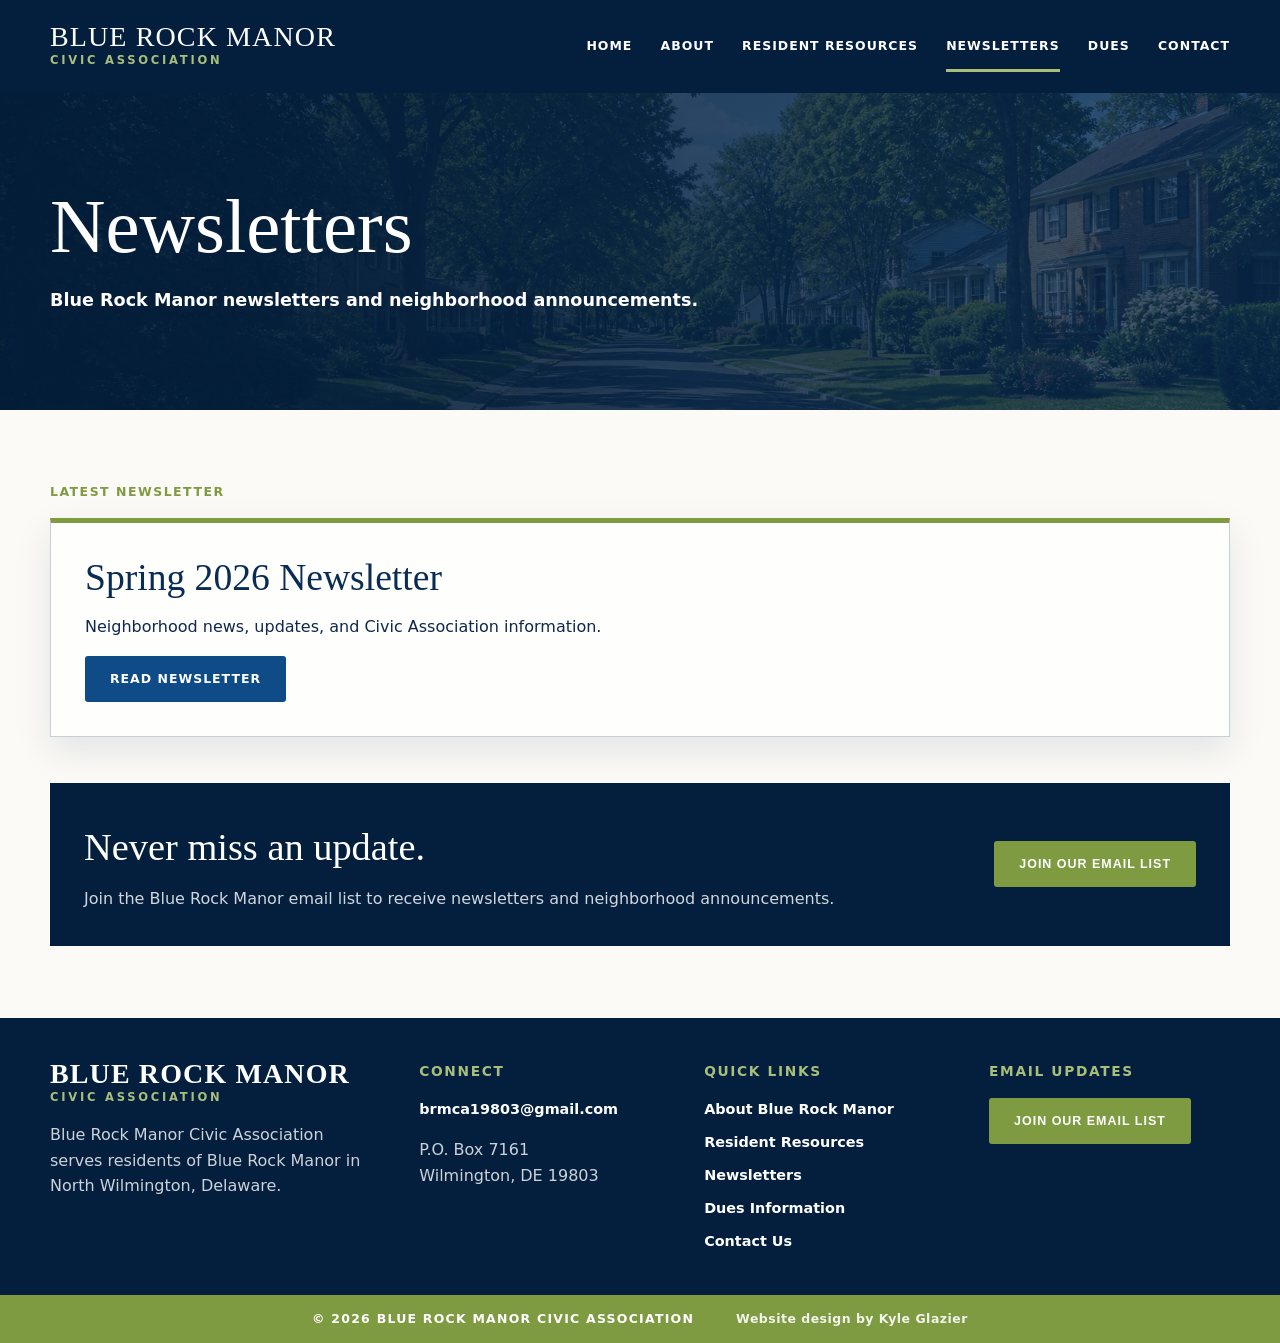
<file: Website/pages/newsletters.html>
<!doctype html>
<html lang="en">
  <head>
    <meta charset="utf-8" />
    <meta name="viewport" content="width=device-width,initial-scale=1" />
    <title>Newsletters — Blue Rock Manor</title>
    <link rel="stylesheet" href="../styles/main.css" />
  </head>
  <body>
    <header class="site-header">
      <div class="container header-inner">
        <a class="brand" href="../index.html" aria-label="Blue Rock Manor Civic Association home"><span><span class="brand-name">Blue Rock Manor</span><span class="brand-subtitle">Civic Association</span></span></a>
        <button class="nav-toggle" type="button" aria-expanded="false" aria-controls="mainNav">Menu</button>
        <nav class="main-nav" id="mainNav" aria-label="Primary navigation">
          <a href="../index.html">Home</a><a href="about.html">About</a><a href="resources.html">Resident Resources</a><a class="active" href="newsletters.html">Newsletters</a><a href="dues.html">Dues</a><a href="contact.html">Contact</a>
        </nav>
      </div>
    </header>

    <main>
      <section class="page-hero">
        <div class="container">
          <h1>Newsletters</h1>
          <p>Blue Rock Manor newsletters and neighborhood announcements.</p>
        </div>
      </section>

      <section class="section">
        <div class="container newsletter-page-grid">
          <section class="newsletter-section">
            <p class="kicker">Latest Newsletter</p>
            <article class="newsletter-tile featured">
              <div><h2>Spring 2026 Newsletter</h2><p>Neighborhood news, updates, and Civic Association information.</p><a class="btn btn-primary" href="../content/newsletters/spring-2026.html">Read Newsletter</a></div>
            </article>
          </section>

          <section class="newsletter-signup-callout">
            <div>
              <h2>Never miss an update.</h2>
              <p>Join the Blue Rock Manor email list to receive newsletters and neighborhood announcements.</p>
            </div>
            <button class="btn btn-secondary js-signup-trigger" type="button">Join Our Email List</button>
          </section>
        </div>
      </section>
    </main>

    <footer class="site-footer">
      <div class="container footer-grid">
        <div><a class="brand footer-brand" href="../index.html"><span><span class="brand-name">Blue Rock Manor</span><span class="brand-subtitle">Civic Association</span></span></a><p>Blue Rock Manor Civic Association serves residents of Blue Rock Manor in North Wilmington, Delaware.</p></div>
        <div><h3>Connect</h3><p><a href="mailto:brmca19803@gmail.com">brmca19803@gmail.com</a></p><p>P.O. Box 7161<br />Wilmington, DE 19803</p></div>
        <div><h3>Quick Links</h3><a href="about.html">About Blue Rock Manor</a><a href="resources.html">Resident Resources</a><a href="newsletters.html">Newsletters</a><a href="dues.html">Dues Information</a><a href="contact.html">Contact Us</a></div>
        <div><h3>Email Updates</h3><button id="signupBtn" class="btn btn-secondary" type="button">Join Our Email List</button></div>
      </div>
      <div class="footer-bar"><span>&copy; 2026 Blue Rock Manor Civic Association</span><span class="footer-credit">Website design by Kyle Glazier</span></div>
    </footer>

    <div id="signupModal" class="modal" aria-hidden="true"><div class="modal-content" role="dialog" aria-modal="true" aria-labelledby="modalTitle"><button class="modal-close" id="closeModal" type="button" aria-label="Close">&times;</button><h3 id="modalTitle">Join the Resident Email List</h3><form id="modalSignupForm"><label><span>First Name</span><input name="first" autocomplete="given-name" placeholder="First Name" required /></label><label><span>Last Name</span><input name="last" autocomplete="family-name" placeholder="Last Name" required /></label><label><span>Email Address</span><input name="email" type="email" autocomplete="email" placeholder="Email Address" required /></label><div class="actions"><button type="submit" class="btn btn-primary">Join Our Email List</button><button type="button" id="cancel" class="btn btn-outline">Cancel</button></div></form><p class="note">Your signup will be sent securely to the Blue Rock Manor mailing list.</p></div></div>
    <script src="../scripts/main.js"></script>
  </body>
</html>
</file>
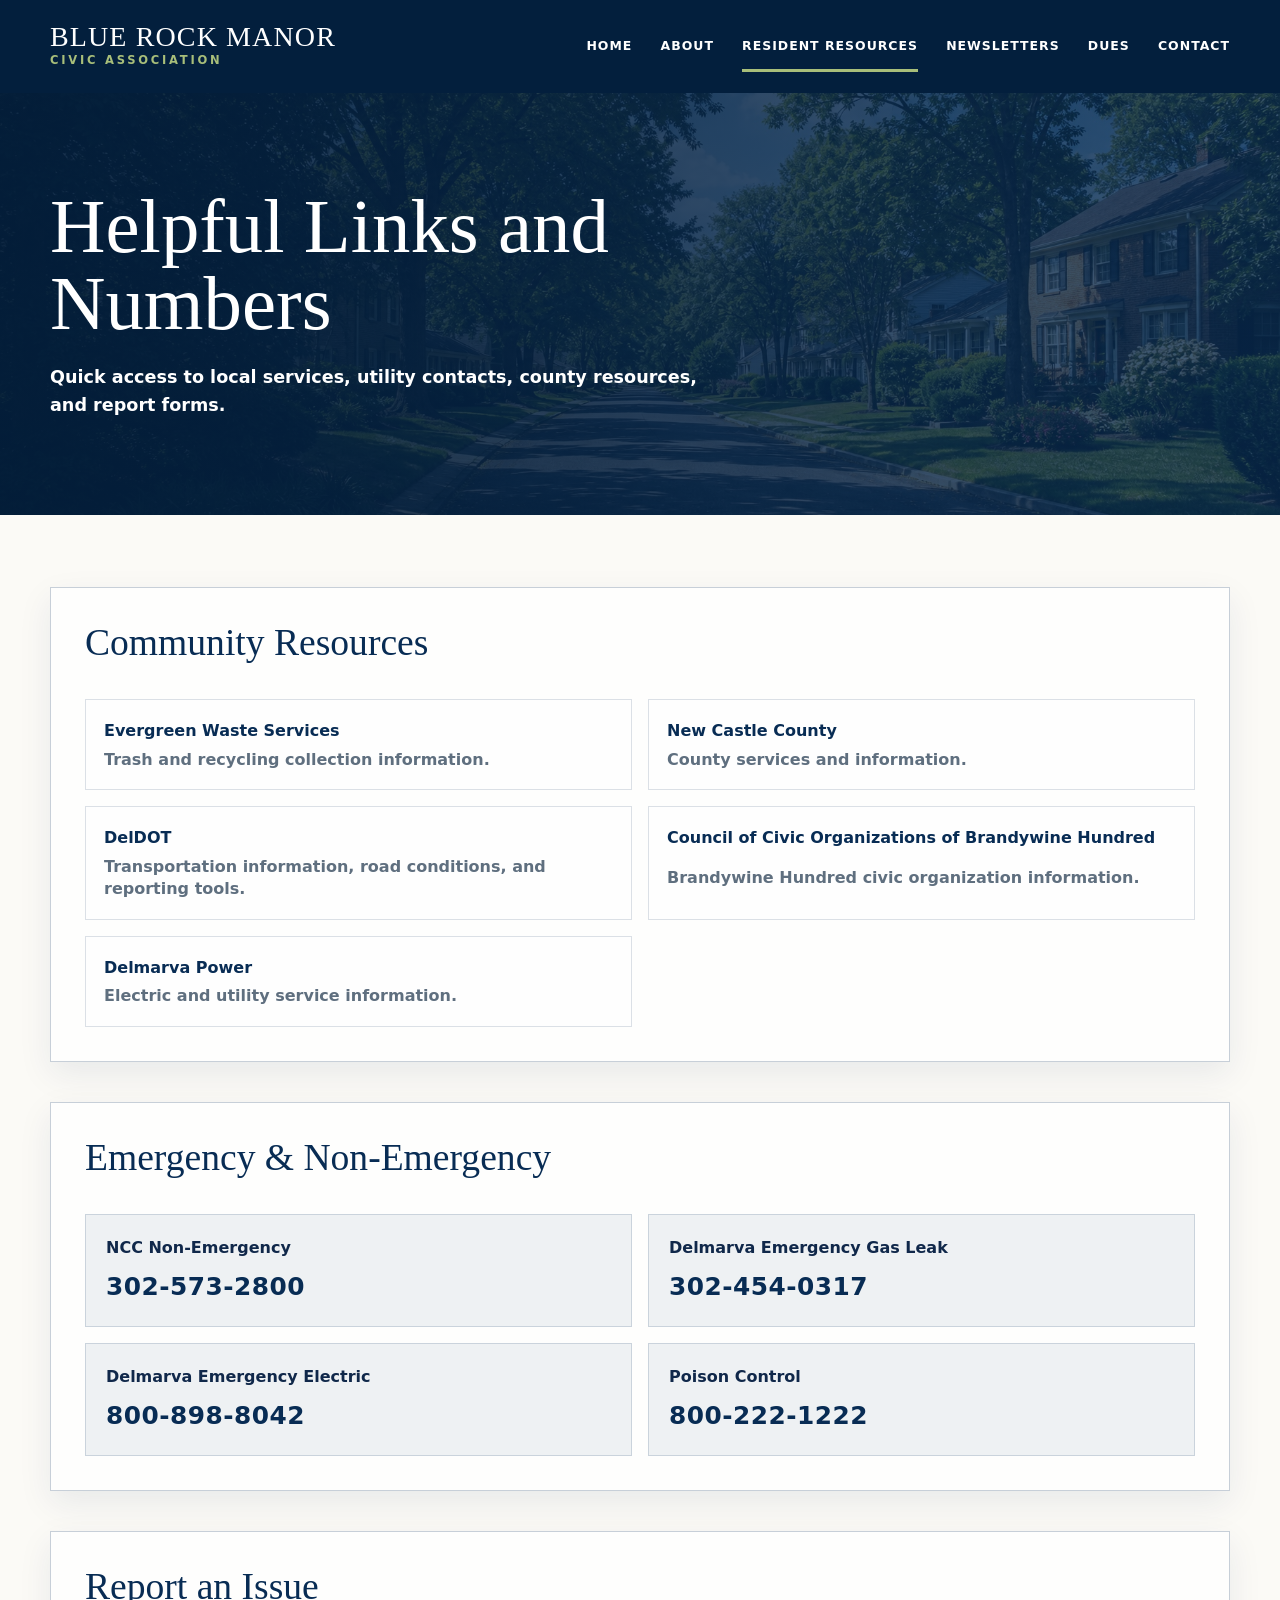
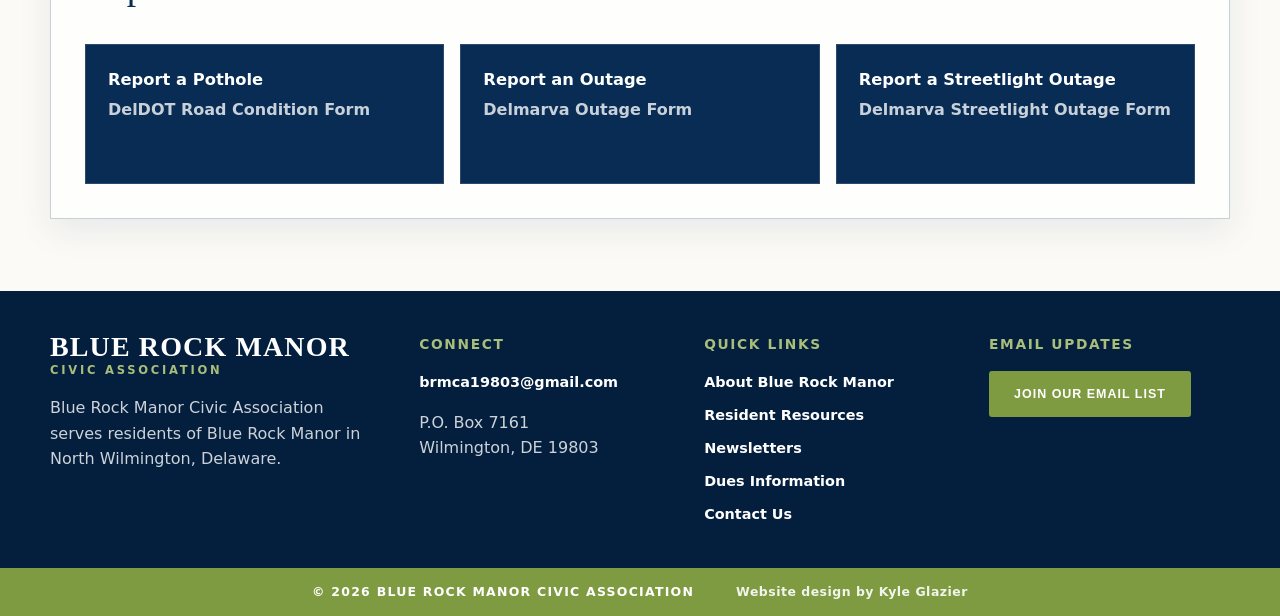
<file: Website/pages/resources.html>
<!doctype html>
<html lang="en">
  <head>
    <meta charset="utf-8" />
    <meta name="viewport" content="width=device-width,initial-scale=1" />
    <title>Resident Resources — Blue Rock Manor</title>
    <link rel="stylesheet" href="../styles/main.css" />
  </head>
  <body>
    <header class="site-header">
      <div class="container header-inner">
        <a class="brand" href="../index.html" aria-label="Blue Rock Manor Civic Association home"><span><span class="brand-name">Blue Rock Manor</span><span class="brand-subtitle">Civic Association</span></span></a>
        <button class="nav-toggle" type="button" aria-expanded="false" aria-controls="mainNav">Menu</button>
        <nav class="main-nav" id="mainNav" aria-label="Primary navigation">
          <a href="../index.html">Home</a><a href="about.html">About</a><a class="active" href="resources.html">Resident Resources</a><a href="newsletters.html">Newsletters</a><a href="dues.html">Dues</a><a href="contact.html">Contact</a>
        </nav>
      </div>
    </header>

    <main>
      <section class="page-hero">
        <div class="container">
          <h1>Helpful Links and Numbers</h1>
          <p>Quick access to local services, utility contacts, county resources, and report forms.</p>
        </div>
      </section>

      <section class="section">
        <div class="container page-grid resources-page-grid">
          <div class="page-main resource-cards">
            <article class="resource-group links-group">
              <h2>Community Resources</h2>
              <div class="resource-link-list">
                <a href="https://www.evergreenwasteservices.com" target="_blank" rel="noreferrer"><strong>Evergreen Waste Services</strong><span>Trash and recycling collection information.</span></a>
                <a href="https://www.nccde.org" target="_blank" rel="noreferrer"><strong>New Castle County</strong><span>County services and information.</span></a>
                <a href="https://deldot.gov" target="_blank" rel="noreferrer"><strong>DelDOT</strong><span>Transportation information, road conditions, and reporting tools.</span></a>
                <a href="https://ccobh.org" target="_blank" rel="noreferrer"><strong>Council of Civic Organizations of Brandywine Hundred</strong><span>Brandywine Hundred civic organization information.</span></a>
                <a href="https://www.delmarva.com" target="_blank" rel="noreferrer"><strong>Delmarva Power</strong><span>Electric and utility service information.</span></a>
              </div>
            </article>

            <article class="resource-group phone-group">
              <h2>Emergency &amp; Non-Emergency</h2>
              <div class="phone-card-grid">
                <p><strong>NCC Non-Emergency</strong><span>302-573-2800</span></p>
                <p><strong>Delmarva Emergency Gas Leak</strong><span>302-454-0317</span></p>
                <p><strong>Delmarva Emergency Electric</strong><span>800-898-8042</span></p>
                <p><strong>Poison Control</strong><span>800-222-1222</span></p>
              </div>
            </article>

            <article class="resource-group report-group">
              <h2>Report an Issue</h2>
              <div class="report-action-grid">
                <a href="https://deldot.gov/Traffic/ReportRoadCondition/index.shtml" target="_blank" rel="noreferrer"><strong>Report a Pothole</strong><span>DelDOT Road Condition Form</span></a>
                <a href="https://www.delmarva.com/outages/experiencing-an-outage" target="_blank" rel="noreferrer"><strong>Report an Outage</strong><span>Delmarva Outage Form</span></a>
                <a href="https://www.delmarva.com/safety-community/street-light-repair" target="_blank" rel="noreferrer"><strong>Report a Streetlight Outage</strong><span>Delmarva Streetlight Outage Form</span></a>
              </div>
            </article>
          </div>
        </div>
      </section>
    </main>

    <footer class="site-footer">
      <div class="container footer-grid">
        <div><a class="brand footer-brand" href="../index.html"><span><span class="brand-name">Blue Rock Manor</span><span class="brand-subtitle">Civic Association</span></span></a><p>Blue Rock Manor Civic Association serves residents of Blue Rock Manor in North Wilmington, Delaware.</p></div>
        <div><h3>Connect</h3><p><a href="mailto:brmca19803@gmail.com">brmca19803@gmail.com</a></p><p>P.O. Box 7161<br />Wilmington, DE 19803</p></div>
        <div><h3>Quick Links</h3><a href="about.html">About Blue Rock Manor</a><a href="resources.html">Resident Resources</a><a href="newsletters.html">Newsletters</a><a href="dues.html">Dues Information</a><a href="contact.html">Contact Us</a></div>
        <div><h3>Email Updates</h3><button id="signupBtn" class="btn btn-secondary" type="button">Join Our Email List</button></div>
      </div>
      <div class="footer-bar"><span>&copy; 2026 Blue Rock Manor Civic Association</span><span class="footer-credit">Website design by Kyle Glazier</span></div>
    </footer>

    <div id="signupModal" class="modal" aria-hidden="true"><div class="modal-content" role="dialog" aria-modal="true" aria-labelledby="modalTitle"><button class="modal-close" id="closeModal" type="button" aria-label="Close">&times;</button><h3 id="modalTitle">Join the Resident Email List</h3><form id="modalSignupForm"><label><span>First Name</span><input name="first" autocomplete="given-name" placeholder="First Name" required /></label><label><span>Last Name</span><input name="last" autocomplete="family-name" placeholder="Last Name" required /></label><label><span>Email Address</span><input name="email" type="email" autocomplete="email" placeholder="Email Address" required /></label><div class="actions"><button type="submit" class="btn btn-primary">Join Our Email List</button><button type="button" id="cancel" class="btn btn-outline">Cancel</button></div></form><p class="note">Your signup will be sent securely to the Blue Rock Manor mailing list.</p></div></div>
    <script src="../scripts/main.js"></script>
  </body>
</html>
</file>
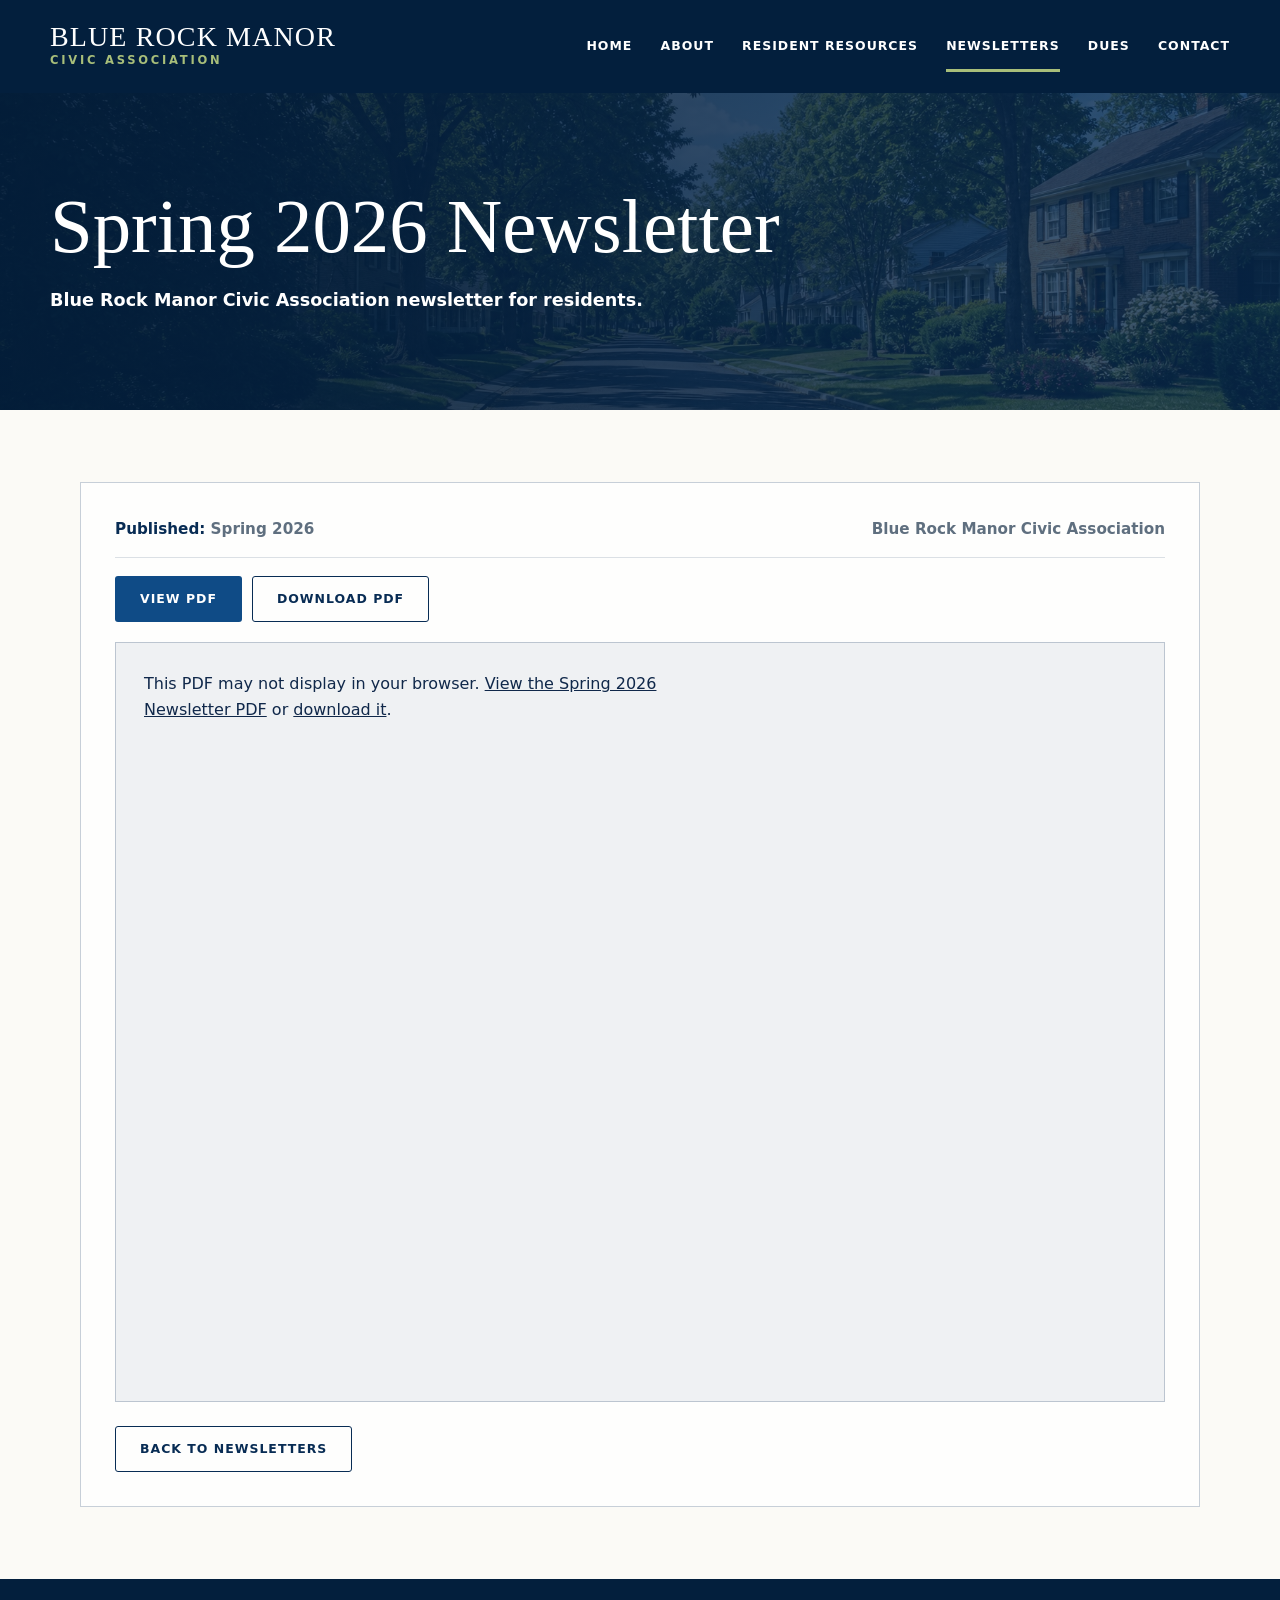
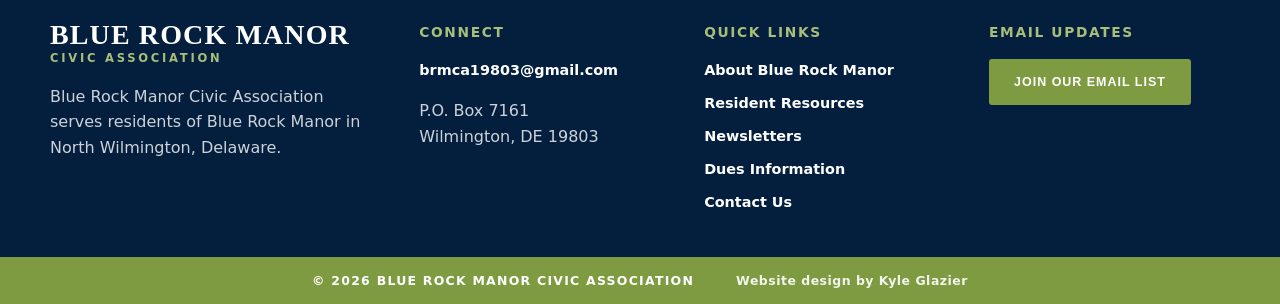
<file: Website/content/newsletters/spring-2026.html>
<!doctype html>
<html lang="en">
  <head>
    <meta charset="utf-8" />
    <meta name="viewport" content="width=device-width,initial-scale=1" />
    <title>Spring 2026 Newsletter — Blue Rock Manor</title>
    <link rel="stylesheet" href="../../styles/main.css" />
  </head>
  <body>
    <header class="site-header">
      <div class="container header-inner">
        <a class="brand" href="../../index.html" aria-label="Blue Rock Manor Civic Association home"><span><span class="brand-name">Blue Rock Manor</span><span class="brand-subtitle">Civic Association</span></span></a>
        <button class="nav-toggle" type="button" aria-expanded="false" aria-controls="mainNav">Menu</button>
        <nav class="main-nav" id="mainNav" aria-label="Primary navigation">
          <a href="../../index.html">Home</a><a href="../../pages/about.html">About</a><a href="../../pages/resources.html">Resident Resources</a><a class="active" href="../../pages/newsletters.html">Newsletters</a><a href="../../pages/dues.html">Dues</a><a href="../../pages/contact.html">Contact</a>
        </nav>
      </div>
    </header>

    <main>
      <section class="page-hero">
        <div class="container">
          <h1>Spring 2026 Newsletter</h1>
          <p>Blue Rock Manor Civic Association newsletter for residents.</p>
        </div>
      </section>
      <article class="container article-page newsletter-article">
        <div class="newsletter-meta" aria-label="Newsletter details">
          <span><strong>Published:</strong> Spring 2026</span>
          <span>Blue Rock Manor Civic Association</span>
        </div>

        <div class="pdf-actions" aria-label="Newsletter PDF actions">
          <a class="btn btn-primary" href="spring-2026-newsletter.pdf" target="_blank" rel="noopener">View PDF</a>
          <a class="btn btn-outline" href="spring-2026-newsletter.pdf" download>Download PDF</a>
        </div>

        <div class="pdf-viewer">
          <object class="pdf-frame" data="spring-2026-newsletter.pdf" type="application/pdf" aria-label="Spring 2026 Newsletter PDF">
            <p>This PDF may not display in your browser. <a href="spring-2026-newsletter.pdf" target="_blank" rel="noopener">View the Spring 2026 Newsletter PDF</a> or <a href="spring-2026-newsletter.pdf" download>download it</a>.</p>
          </object>
        </div>

        <a class="btn btn-outline back-link" href="../../pages/newsletters.html">Back to Newsletters</a>
      </article>
    </main>

    <footer class="site-footer">
      <div class="container footer-grid">
        <div><a class="brand footer-brand" href="../../index.html"><span><span class="brand-name">Blue Rock Manor</span><span class="brand-subtitle">Civic Association</span></span></a><p>Blue Rock Manor Civic Association serves residents of Blue Rock Manor in North Wilmington, Delaware.</p></div>
        <div><h3>Connect</h3><p><a href="mailto:brmca19803@gmail.com">brmca19803@gmail.com</a></p><p>P.O. Box 7161<br />Wilmington, DE 19803</p></div>
        <div><h3>Quick Links</h3><a href="../../pages/about.html">About Blue Rock Manor</a><a href="../../pages/resources.html">Resident Resources</a><a href="../../pages/newsletters.html">Newsletters</a><a href="../../pages/dues.html">Dues Information</a><a href="../../pages/contact.html">Contact Us</a></div>
        <div><h3>Email Updates</h3><button id="signupBtn" class="btn btn-secondary" type="button">Join Our Email List</button></div>
      </div>
      <div class="footer-bar"><span>&copy; 2026 Blue Rock Manor Civic Association</span><span class="footer-credit">Website design by Kyle Glazier</span></div>
    </footer>

    <div id="signupModal" class="modal" aria-hidden="true"><div class="modal-content" role="dialog" aria-modal="true" aria-labelledby="modalTitle"><button class="modal-close" id="closeModal" type="button" aria-label="Close">&times;</button><h3 id="modalTitle">Join the Resident Email List</h3><form id="modalSignupForm"><label><span>First Name</span><input name="first" autocomplete="given-name" placeholder="First Name" required /></label><label><span>Last Name</span><input name="last" autocomplete="family-name" placeholder="Last Name" required /></label><label><span>Email Address</span><input name="email" type="email" autocomplete="email" placeholder="Email Address" required /></label><div class="actions"><button type="submit" class="btn btn-primary">Join Our Email List</button><button type="button" id="cancel" class="btn btn-outline">Cancel</button></div></form><p class="note">Your signup will be sent securely to the Blue Rock Manor mailing list.</p></div></div>
    <script src="../../scripts/main.js"></script>
  </body>
</html>
</file>
<file: styles/main.css>
:root {
  --navy: #082c54;
  --navy-dark: #031f3d;
  --slate-blue: #385d7c;
  --powder-blue: #a8c8e8;
  --sage: #a8be7a;
  --sage-dark: #7f9b42;
  --stone: #d7d8d2;
  --paper: #fbfaf6;
  --white: #ffffff;
  --ink: #10284a;
  --muted: #5f6f7f;
  --line: rgba(8, 44, 84, 0.22);
  --surface: rgba(255, 255, 255, 0.82);
  --shadow-sm: 0 10px 28px rgba(8, 44, 84, 0.08);
  --shadow: 0 18px 45px rgba(8, 44, 84, 0.13);
  --radius-sm: 4px;
  --radius: 7px;
  --serif: "Iowan Old Style", "Palatino Linotype", Palatino, Georgia, serif;
  --sans: "Avenir Next", Avenir, Inter, system-ui, -apple-system, BlinkMacSystemFont, "Segoe UI", sans-serif;
}

* {
  box-sizing: border-box;
}

html {
  scroll-behavior: smooth;
}

body {
  margin: 0;
  color: var(--ink);
  background: var(--paper);
  font-family: var(--sans);
  font-size: 1rem;
  line-height: 1.65;
  letter-spacing: 0.002em;
  text-rendering: optimizeLegibility;
  -webkit-font-smoothing: antialiased;
}

img {
  display: block;
  max-width: 100%;
}

h1,
h2,
h3 {
  text-wrap: balance;
}

p {
  margin: 0 0 1rem;
  text-wrap: pretty;
}

a {
  color: inherit;
  text-decoration-thickness: 1px;
  text-underline-offset: 3px;
}

a:focus-visible,
button:focus-visible,
input:focus-visible,
.btn:focus-visible,
.nav-toggle:focus-visible {
  outline: 3px solid var(--sage);
  outline-offset: 3px;
}

input:focus-visible {
  border-color: var(--navy);
}

.container {
  width: min(1180px, calc(100% - 48px));
  margin: 0 auto;
}

.site-header {
  position: sticky;
  top: 0;
  z-index: 20;
  background: var(--navy-dark);
  color: var(--white);
  border-bottom: 1px solid transparent;
  box-shadow: none;
  transition: border-color 180ms ease, box-shadow 180ms ease;
}

.site-header.has-scrolled {
  border-bottom-color: rgba(255, 255, 255, 0.08);
  box-shadow: 0 8px 26px rgba(0, 0, 0, 0.18);
}

.header-inner {
  display: flex;
  align-items: center;
  justify-content: space-between;
  min-height: 88px;
  gap: 28px;
}

.brand {
  display: inline-flex;
  align-items: center;
  gap: 14px;
  color: inherit;
  text-decoration: none;
}

.brand-name {
  display: block;
  font-family: var(--serif);
  font-size: clamp(1.2rem, 2.2vw, 1.75rem);
  font-weight: 600;
  line-height: 1.05;
  letter-spacing: 0.025em;
  text-transform: uppercase;
}

.brand-subtitle {
  display: block;
  color: var(--sage);
  font-size: 0.72rem;
  font-weight: 600;
  letter-spacing: 0.22em;
  text-transform: uppercase;
}

.main-nav {
  display: flex;
  align-items: center;
  gap: clamp(14px, 2.2vw, 34px);
}

.main-nav a {
  position: relative;
  color: var(--white);
  font-size: 0.84rem;
  font-weight: 600;
  letter-spacing: 0.015em;
  text-decoration: none;
}

.main-nav a:focus-visible {
  outline-offset: 8px;
}

.main-nav a::after {
  position: absolute;
  right: 0;
  bottom: -16px;
  left: 0;
  height: 3px;
  background: var(--sage);
  content: "";
  opacity: 0;
  transform: scaleX(0.6);
  transition: 180ms ease;
}

.main-nav a:hover::after,
.main-nav a.active::after {
  opacity: 1;
  transform: scaleX(1);
}

.nav-toggle {
  display: none;
  color: var(--white);
  background: transparent;
  border: 1px solid rgba(255, 255, 255, 0.45);
  border-radius: 4px;
  padding: 8px 12px;
  font-family: inherit;
  font-size: 0.84rem;
  font-weight: 600;
  letter-spacing: 0.015em;
}

.hero {
  position: relative;
  min-height: clamp(520px, 64vw, 640px);
  overflow: hidden;
  color: var(--white);
}

.hero-media,
.hero-overlay {
  position: absolute;
  inset: 0;
}

.hero-media {
  background-image: url("../assets/neighborhood-aerial.jpg");
  background-position: center 48%;
  background-size: cover;
}

.hero-overlay {
  background:
    linear-gradient(90deg, rgba(0, 16, 31, 0.82) 0%, rgba(0, 22, 39, 0.46) 42%, rgba(0, 22, 39, 0.12) 100%),
    linear-gradient(180deg, rgba(0, 0, 0, 0.22), rgba(0, 0, 0, 0.1));
}

.hero-content {
  position: relative;
  z-index: 1;
  display: flex;
  min-height: inherit;
  flex-direction: column;
  align-items: flex-start;
  justify-content: center;
  padding: 72px 0;
}

.eyebrow,
.kicker,
.card-label {
  margin: 0 0 12px;
  color: var(--sage-dark);
  font-size: 0.84rem;
  font-weight: 600;
  letter-spacing: 0.025em;
}

.hero .eyebrow {
  color: var(--sage);
}

.hero h1 {
  max-width: 640px;
  margin: 0;
  font-family: var(--serif);
  font-size: clamp(3.4rem, 7vw, 5.8rem);
  font-weight: 400;
  line-height: 0.98;
  letter-spacing: -0.025em;
  text-shadow: 0 2px 18px rgba(0, 0, 0, 0.18);
}

.script-line {
  margin: 14px 0 0;
  color: var(--sage);
  font-family: var(--serif);
  font-size: clamp(2rem, 4.2vw, 3.35rem);
  font-style: italic;
  line-height: 1.1;
}

.hero-copy {
  max-width: 470px;
  margin: 24px 0 26px;
  font-size: 1.08rem;
  font-weight: 600;
  line-height: 1.6;
}

.btn {
  display: inline-flex;
  align-items: center;
  justify-content: center;
  min-height: 48px;
  padding: 0 24px;
  border: 1px solid transparent;
  border-radius: var(--radius-sm);
  font-family: inherit;
  font-size: 0.84rem;
  font-weight: 600;
  letter-spacing: 0.01em;
  text-align: center;
  text-decoration: none;
  cursor: pointer;
  transition: background-color 180ms ease, border-color 180ms ease, box-shadow 180ms ease, color 180ms ease, transform 180ms ease;
}

.btn-primary {
  color: var(--white);
  background: #0f4b86;
}

.btn-secondary {
  color: var(--white);
  background: var(--sage-dark);
}

.btn-outline {
  color: var(--navy);
  background: transparent;
  border-color: var(--navy);
}

.btn-small {
  min-height: 40px;
  padding: 0 18px;
  color: var(--white);
  background: var(--navy);
  font-size: 0.7rem;
}

.btn:hover {
  transform: translateY(-1px);
  box-shadow: 0 8px 18px rgba(8, 44, 84, 0.14);
}

.btn-primary:hover,
.btn-small:hover {
  background: var(--navy-dark);
}

.btn-secondary:hover {
  background: #6f8938;
}

.btn-outline:hover {
  color: var(--white);
  background: var(--navy);
}

.section {
  padding: clamp(50px, 7vw, 82px) 0;
}

.intro-section {
  background:
    radial-gradient(circle at 85% 70%, rgba(8, 44, 84, 0.08), transparent 24rem),
    var(--paper);
}

.intro-grid {
  display: grid;
  grid-template-columns: minmax(260px, 370px) minmax(280px, 1fr);
  align-items: center;
  gap: clamp(28px, 5vw, 58px);
}

.intro-photo {
  width: 100%;
  aspect-ratio: 4 / 3;
  border-radius: var(--radius);
  object-fit: cover;
  box-shadow: var(--shadow);
}

.intro-copy h2,
.section-title h2,
.content h1 {
  color: var(--navy);
}

.intro-copy h2,
.content h1 {
  margin: 0 0 16px;
  font-family: var(--serif);
  font-size: clamp(2rem, 4vw, 3rem);
  font-weight: 400;
  line-height: 1.12;
  letter-spacing: -0.015em;
}

.intro-copy p {
  margin: 0 0 16px;
  max-width: 62ch;
}

.section-title {
  display: grid;
  grid-template-columns: 1fr auto 1fr;
  align-items: center;
  gap: 20px;
  margin-bottom: 28px;
}

.section-title span {
  height: 1px;
  background: var(--line);
}

.section-title h2 {
  margin: 0;
  font-size: 1.05rem;
  font-weight: 600;
  letter-spacing: 0.025em;
  text-align: center;
}

.round-icon {
  display: grid;
  place-items: center;
  color: var(--navy);
  border: 2px solid currentColor;
}

.feature-cards {
  padding-top: clamp(34px, 5vw, 58px);
}

.email-signup-section {
  padding-top: clamp(54px, 7vw, 86px);
  padding-bottom: clamp(20px, 4vw, 34px);
}

.email-signup-section .section-title {
  margin-bottom: 24px;
}

.communication-grid {
  display: grid;
  grid-template-columns: minmax(320px, 1.2fr) minmax(280px, 0.8fr);
  gap: 24px;
  align-items: stretch;
}

.feature-card.homepage-signup-card {
  min-height: auto;
  padding: clamp(28px, 4vw, 42px);
  text-align: left;
  box-shadow: var(--shadow);
}

.homepage-signup-card h3 {
  text-align: center;
}

.homepage-signup-card > p {
  max-width: 560px;
  margin-right: auto;
  margin-left: auto;
  text-align: center;
}

.feature-card.facebook-card {
  display: flex;
  min-height: auto;
  flex-direction: column;
  justify-content: flex-start;
  background: var(--surface);
  border-top: 5px solid var(--sage-dark);
  box-shadow: var(--shadow-sm);
}

.facebook-card h3 {
  color: var(--navy);
}

.facebook-card p:not(.kicker) {
  margin: 0 0 22px;
}

.facebook-card .btn {
  align-self: flex-start;
  margin-top: auto;
}

.feature-card,
.report-box {
  background: var(--surface);
  border: 1px solid var(--line);
  border-radius: var(--radius);
  padding: clamp(24px, 3vw, 34px);
}

.feature-card {
  min-height: 330px;
}

.communication-card {
  min-height: auto;
  padding: clamp(28px, 4vw, 42px);
}

.feature-card h3 {
  margin: 0 0 14px;
  font-family: var(--serif);
  font-size: 1.55rem;
  font-weight: 400;
  line-height: 1.2;
  letter-spacing: -0.01em;
}

.round-icon {
  width: 56px;
  height: 56px;
  margin-bottom: 22px;
  color: var(--white);
  background: var(--sage-dark);
  border-color: var(--sage-dark);
  border-radius: 50%;
}

.newsletter-layout {
  display: grid;
  grid-template-columns: 150px 1fr;
  align-items: center;
  gap: 22px;
}

.updates-card .newsletter-layout {
  grid-template-columns: minmax(180px, 250px) 1fr;
  gap: clamp(24px, 4vw, 44px);
}

.update-list {
  margin: 0 0 20px;
  padding-left: 18px;
}

.update-list li {
  margin: 6px 0;
}

.newsletter-cover {
  display: flex;
  min-height: 210px;
  flex-direction: column;
  justify-content: space-between;
  padding: 28px 16px;
  color: var(--white);
  background:
    linear-gradient(rgba(8, 44, 84, 0.2), rgba(8, 44, 84, 0.62)),
    url("../assets/neighborhood-library.jpg") 42% center / cover;
  border-radius: var(--radius-sm);
  box-shadow: 0 16px 26px rgba(8, 44, 84, 0.24);
}

.newsletter-cover span {
  font-family: var(--serif);
  font-size: 1.35rem;
  font-weight: 600;
  line-height: 1;
  letter-spacing: 0.03em;
  text-transform: uppercase;
}

.newsletter-cover small {
  font-weight: 600;
  letter-spacing: 0.025em;
}

.signup-card {
  color: var(--white);
  background: var(--navy-dark);
  border: 0;
  text-align: center;
}

.signup-card h3 {
  color: var(--white);
  font-weight: 600;
  letter-spacing: 0.01em;
}

.signup-card p,
.signup-card small {
  color: rgba(255, 255, 255, 0.86);
}

.signup-form {
  display: grid;
  gap: 10px;
  margin: 18px 0;
}

.signup-form label,
.modal form label {
  display: grid;
  gap: 6px;
  text-align: left;
}

.signup-form label span,
.modal form label span {
  color: inherit;
  font-size: 0.82rem;
  font-weight: 600;
  letter-spacing: 0.01em;
}

.signup-card .signup-form label span {
  color: rgba(255, 255, 255, 0.9);
}

input {
  width: 100%;
  min-height: 46px;
  padding: 10px 13px;
  border: 1px solid #c8ced5;
  border-radius: var(--radius-sm);
  font: inherit;
  transition: border-color 180ms ease, box-shadow 180ms ease;
}

input:focus {
  border-color: var(--slate-blue);
  box-shadow: 0 0 0 3px rgba(56, 93, 124, 0.12);
}

button:disabled,
.btn:disabled {
  cursor: wait;
  opacity: 0.72;
}

.form-message {
  margin: 14px 0 0;
  padding: 12px 14px;
  color: var(--navy);
  background: rgba(168, 190, 122, 0.24);
  border: 1px solid rgba(127, 155, 66, 0.45);
  border-radius: var(--radius-sm);
  font-weight: 600;
}

.form-message[data-type="error"] {
  color: #7a1e1e;
  background: rgba(122, 30, 30, 0.08);
  border-color: rgba(122, 30, 30, 0.25);
}

.signup-card .form-message {
  color: var(--white);
  background: rgba(168, 190, 122, 0.22);
  border-color: rgba(168, 190, 122, 0.54);
}

.resources-section {
  padding-top: clamp(58px, 8vw, 92px);
}

.section-intro {
  max-width: 52ch;
  margin: -14px auto 34px;
  text-align: center;
}

.resources-grid {
  display: grid;
  grid-template-columns: 1.1fr 1fr 1.15fr;
  gap: clamp(28px, 5vw, 58px);
  align-items: start;
}

.resource-list {
  position: relative;
  display: grid;
  align-content: start;
  gap: 16px;
  padding: clamp(22px, 3vw, 30px);
  background: var(--surface);
  border: 1px solid var(--line);
  border-top: 4px solid var(--sage-dark);
  border-radius: var(--radius);
  box-shadow: var(--shadow-sm);
}

.resource-list h3,
.report-box h3 {
  margin: 0 0 4px;
  color: var(--navy);
  font-size: 0.92rem;
  font-weight: 600;
  letter-spacing: 0.015em;
}

.phone-list {
  border-top-color: var(--slate-blue);
}

.report-box h3 {
  margin-bottom: 0;
}

.resource-list a,
.report-box a,
.footer-grid a {
  color: var(--navy);
  font-weight: 600;
  text-decoration: underline;
  text-underline-offset: 3px;
}

.phone-list p {
  margin: 0;
  padding-top: 2px;
}

.report-box {
  position: relative;
  display: grid;
  align-content: start;
  gap: 16px;
  border-top: 4px solid var(--navy);
  box-shadow: var(--shadow-sm);
}

.report-box a {
  display: block;
  text-decoration: none;
}

.report-box span {
  text-decoration: underline;
}

.center {
  margin-top: 34px;
  text-align: center;
}

.dues-callout-section {
  padding-top: 0;
}

.dues-callout {
  display: flex;
  align-items: center;
  justify-content: space-between;
  gap: 24px;
  padding: clamp(26px, 4vw, 38px);
  background: var(--surface);
  border: 1px solid var(--line);
  border-radius: var(--radius);
  box-shadow: var(--shadow-sm);
}

.dues-callout h2 {
  margin: 0 0 8px;
  color: var(--navy);
  font-family: var(--serif);
  font-size: clamp(1.55rem, 3vw, 2.1rem);
  font-weight: 400;
  letter-spacing: -0.01em;
}

.dues-callout p:last-child {
  margin: 0;
}

.site-footer {
  color: var(--white);
  background: var(--navy-dark);
}

.footer-grid {
  display: grid;
  grid-template-columns: 1.35fr 1fr 1fr 1fr;
  gap: 44px;
  padding-top: 50px;
  padding-bottom: 50px;
}

.footer-brand {
  margin-bottom: 16px;
}

.footer-grid h3 {
  margin: 0 0 16px;
  color: var(--sage);
  font-size: 0.92rem;
  font-weight: 600;
  letter-spacing: 0.02em;
}

.footer-grid p {
  color: rgba(255, 255, 255, 0.8);
}

.footer-grid a {
  display: block;
  color: var(--white);
  font-size: 0.9rem;
  text-decoration: none;
}

.footer-grid a + a {
  margin-top: 10px;
}

.footer-bar {
  display: flex;
  flex-wrap: wrap;
  justify-content: center;
  gap: 18px 42px;
  padding: 14px 24px;
  color: var(--white);
  background: var(--sage-dark);
  font-size: 0.82rem;
  font-weight: 600;
  letter-spacing: 0.02em;
  text-align: center;
}

.footer-credit {
  font-weight: 600;
  letter-spacing: 0.04em;
  opacity: 0.9;
  text-transform: none;
}

.footer-credit a {
  color: inherit;
  text-decoration: underline;
  text-decoration-color: rgba(255, 255, 255, 0.7);
  text-underline-offset: 3px;
}

.footer-credit a:hover {
  text-decoration-color: currentColor;
}

.modal {
  position: fixed;
  inset: 0;
  z-index: 50;
  display: none;
  align-items: center;
  justify-content: center;
  padding: 24px;
  background: rgba(2, 12, 24, 0.58);
}

.modal[aria-hidden="false"] {
  display: flex;
}

.modal-content {
  width: min(440px, 100%);
  padding: 28px;
  color: var(--ink);
  background: var(--white);
  border: 1px solid var(--line);
  border-radius: var(--radius);
  box-shadow: var(--shadow);
}

.modal-content h3 {
  margin-top: 0;
  font-family: var(--serif);
  font-size: 1.8rem;
  font-weight: 400;
  line-height: 1.2;
}

.modal-close {
  float: right;
  border: 0;
  color: var(--navy);
  background: transparent;
  font-size: 28px;
  cursor: pointer;
}

.modal form label {
  margin: 10px 0;
  font-weight: 600;
}

.actions {
  display: flex;
  gap: 10px;
  margin-top: 18px;
}

.note {
  color: var(--muted);
  font-size: 0.9rem;
}

.content {
  max-width: 860px;
  padding-top: 48px;
  padding-bottom: 48px;
}

.content h2 {
  margin-top: 34px;
  color: var(--navy);
}

.content .link,
.link {
  color: #0f4b86;
  font-weight: 600;
}

.newsletter-list li {
  margin: 10px 0;
}

.page-hero {
  padding: clamp(58px, 8vw, 96px) 0;
  color: var(--white);
  background:
    linear-gradient(90deg, rgba(3, 31, 61, 0.92), rgba(8, 44, 84, 0.76)),
    url("../assets/neighborhood-aerial.jpg") center 46% / cover;
}

.newsletter-detail-hero {
  background:
    linear-gradient(90deg, rgba(3, 31, 61, 0.92), rgba(8, 44, 84, 0.7)),
    url("../assets/neighborhood-library.jpg") 42% center / cover;
}

.page-hero h1 {
  max-width: 780px;
  margin: 0;
  font-family: var(--serif);
  font-size: clamp(2.8rem, 6vw, 5rem);
  font-weight: 400;
  line-height: 1.04;
  letter-spacing: -0.025em;
  text-shadow: 0 2px 16px rgba(0, 0, 0, 0.16);
}

.page-hero p:last-child {
  max-width: 680px;
  margin: 20px 0 0;
  font-size: 1.08rem;
  font-weight: 600;
  line-height: 1.6;
}

.page-grid {
  display: grid;
  grid-template-columns: minmax(0, 1fr) 340px;
  gap: clamp(36px, 6vw, 76px);
  align-items: start;
}

.page-main,
.article-page {
  color: var(--ink);
}

.page-main h2,
.page-sidebar h2,
.newsletter-tile h2,
.contact-card h2,
.article-page h2 {
  margin: 0 0 14px;
  color: var(--navy);
  font-family: var(--serif);
  font-size: clamp(1.7rem, 3vw, 2.35rem);
  font-weight: 400;
  line-height: 1.15;
  letter-spacing: -0.012em;
}

.page-main h2:not(:first-of-type) {
  margin-top: clamp(30px, 5vw, 44px);
}

.page-main p {
  margin: 0 0 18px;
  max-width: 72ch;
}

.page-feature-image {
  width: 100%;
  aspect-ratio: 16 / 9;
  margin-bottom: clamp(30px, 5vw, 42px);
  border-radius: var(--radius);
  object-fit: cover;
  object-position: center;
  box-shadow: var(--shadow);
}

.page-sidebar,
.contact-card,
.newsletter-tile,
.resource-cards article,
.article-page {
  background: var(--surface);
  border: 1px solid var(--line);
  border-radius: var(--radius);
  padding: clamp(24px, 3vw, 34px);
}

.page-sidebar {
  position: sticky;
  top: 122px;
}

.page-sidebar p {
  margin: 0 0 18px;
}

.glance-card {
  border-top: 4px solid var(--sage-dark);
  box-shadow: var(--shadow-sm);
}

.glance-list {
  display: grid;
  gap: 18px;
  margin: 0 0 24px;
}

.glance-list div {
  padding-bottom: 16px;
  border-bottom: 1px solid rgba(8, 44, 84, 0.14);
}

.glance-list div:last-child {
  padding-bottom: 0;
  border-bottom: 0;
}

.glance-list dt {
  margin-bottom: 4px;
  color: var(--navy);
  font-size: 0.82rem;
  font-weight: 600;
  letter-spacing: 0.015em;
}

.glance-list dd {
  margin: 0;
  color: var(--ink);
  font-weight: 600;
  line-height: 1.4;
}

.resource-cards {
  display: grid;
  gap: clamp(28px, 4vw, 40px);
}

.resources-page-grid {
  grid-template-columns: 1fr;
}

.resource-cards article {
  display: grid;
  gap: 22px;
}

.resource-cards a,
.contact-card a {
  color: var(--navy);
  font-weight: 600;
  text-decoration: underline;
  text-underline-offset: 3px;
}

.resource-group {
  border-top: 5px solid var(--sage-dark);
  box-shadow: var(--shadow-sm);
}

.phone-group {
  border-top-color: var(--slate-blue);
}

.report-group {
  border-top-color: var(--navy);
  background:
    linear-gradient(180deg, rgba(8, 44, 84, 0.04), rgba(255, 255, 255, 0.78) 42%),
    rgba(255, 255, 255, 0.78);
}

.resource-link-list {
  display: grid;
  grid-template-columns: repeat(2, minmax(0, 1fr));
  gap: 16px;
}

.resource-link-list a {
  display: grid;
  gap: 5px;
  padding: 18px;
  background: rgba(255, 255, 255, 0.72);
  border: 1px solid rgba(8, 44, 84, 0.14);
  border-radius: var(--radius-sm);
  text-decoration: none;
  transition: background-color 180ms ease, border-color 180ms ease, transform 180ms ease;
}

.resource-link-list a:hover {
  background: var(--white);
  border-color: rgba(8, 44, 84, 0.3);
  transform: translateY(-1px);
}

.resource-link-list span,
.report-action-grid span {
  color: var(--muted);
  font-weight: 600;
  line-height: 1.4;
}

.phone-card-grid {
  display: grid;
  grid-template-columns: repeat(2, minmax(0, 1fr));
  gap: 16px;
}

.phone-card-grid p {
  margin: 0;
  padding: 20px;
  background: rgba(56, 93, 124, 0.08);
  border: 1px solid rgba(56, 93, 124, 0.2);
  border-radius: var(--radius-sm);
}

.phone-card-grid strong,
.phone-card-grid span {
  display: block;
}

.phone-card-grid span {
  margin-top: 6px;
  color: var(--navy);
  font-size: clamp(1.2rem, 2.4vw, 1.55rem);
  font-weight: 700;
  letter-spacing: 0.02em;
}

.report-action-grid {
  display: grid;
  grid-template-columns: repeat(2, minmax(0, 1fr));
  gap: 16px;
}

.report-action-grid a {
  display: grid;
  gap: 6px;
  align-content: start;
  min-height: 140px;
  padding: 22px;
  color: var(--white);
  background: var(--navy);
  border: 1px solid rgba(255, 255, 255, 0.14);
  border-radius: var(--radius-sm);
  text-decoration: none;
  transition: background-color 180ms ease, transform 180ms ease;
}

.report-action-grid a:hover {
  background: var(--navy-dark);
  transform: translateY(-1px);
}

.report-action-grid strong {
  font-size: 1.02rem;
}

.report-action-grid span {
  color: rgba(255, 255, 255, 0.78);
}

.newsletter-page-grid {
  display: grid;
  gap: clamp(28px, 5vw, 46px);
}

.newsletter-tile {
  display: grid;
  gap: 24px;
}

.newsletter-tile.featured {
  grid-template-columns: minmax(180px, 0.46fr) minmax(0, 1fr);
  align-items: center;
  border-top: 5px solid var(--sage-dark);
  box-shadow: var(--shadow-sm);
}

.newsletter-tile .newsletter-cover {
  min-height: 280px;
}

.newsletter-tile h2 {
  max-width: 18ch;
}

.newsletter-tile p {
  margin: 0 0 20px;
}

.newsletter-section > .kicker {
  margin-bottom: 16px;
}

.archive-title {
  margin-bottom: 18px;
}

.archive-item {
  grid-template-columns: 1fr auto;
  align-items: center;
}

.newsletter-signup-callout {
  display: flex;
  align-items: center;
  justify-content: space-between;
  gap: 24px;
  padding: clamp(24px, 4vw, 34px);
  color: var(--white);
  background: var(--navy-dark);
  border-radius: var(--radius);
}

.newsletter-signup-callout h2 {
  margin: 0 0 8px;
  color: var(--white);
  font-family: var(--serif);
  font-size: clamp(1.8rem, 3vw, 2.4rem);
  font-weight: 400;
  letter-spacing: -0.01em;
}

.newsletter-signup-callout p {
  margin: 0;
  color: rgba(255, 255, 255, 0.82);
}

.contact-grid {
  display: grid;
  grid-template-columns: repeat(2, 1fr);
  gap: 24px;
}

.contact-card {
  border-top: 5px solid var(--sage-dark);
  box-shadow: var(--shadow-sm);
}

.contact-card h2 {
  margin-bottom: 16px;
}

.contact-card a {
  display: inline-block;
  font-size: 1.08rem;
}

.contact-card address {
  font-style: normal;
  font-weight: 600;
  line-height: 1.65;
}

.contact-signup-card {
  grid-column: 1 / -1;
  display: grid;
  grid-template-columns: minmax(220px, 0.9fr) minmax(300px, 1.1fr);
  gap: clamp(22px, 4vw, 46px);
  align-items: start;
  border-top-color: var(--navy);
}

.contact-signup-card .note {
  grid-column: 2;
  margin-top: -8px;
}

.contact-signup-form {
  margin: 0;
}

.contact-signup-form .btn {
  justify-self: start;
}

.article-page {
  max-width: 860px;
  margin-top: clamp(42px, 6vw, 72px);
  margin-bottom: clamp(42px, 6vw, 72px);
}

.article-page .btn {
  margin-top: 14px;
}

.newsletter-article {
  max-width: 1120px;
  padding: clamp(22px, 4vw, 34px);
}

.newsletter-meta {
  display: flex;
  flex-wrap: wrap;
  align-items: center;
  justify-content: space-between;
  gap: 8px 22px;
  margin-bottom: 18px;
  padding-bottom: 16px;
  color: var(--muted);
  border-bottom: 1px solid rgba(8, 44, 84, 0.14);
  font-size: 0.95rem;
  font-weight: 600;
}

.newsletter-meta strong {
  color: var(--navy);
}

.pdf-actions {
  display: flex;
  flex-wrap: wrap;
  justify-content: flex-start;
  gap: 10px;
  margin-bottom: 20px;
}

.pdf-actions .btn,
.article-page .back-link {
  margin-top: 0;
}

.pdf-viewer {
  overflow: hidden;
  height: min(82vh, 980px);
  min-height: 760px;
  background: rgba(8, 44, 84, 0.06);
  border: 1px solid var(--line);
}

.pdf-frame {
  display: block;
  width: 100%;
  height: 100%;
  border: 0;
}

.pdf-viewer p {
  max-width: 620px;
  margin: 0;
  padding: 28px;
}

.article-page .back-link {
  margin-top: 24px;
}

.dues-page-grid {
  display: grid;
  grid-template-columns: minmax(260px, 0.85fr) minmax(300px, 1fr);
  gap: 24px;
  align-items: stretch;
}

.dues-summary-card,
.dues-detail-card {
  background: var(--surface);
  border: 1px solid var(--line);
  border-radius: var(--radius);
  padding: clamp(24px, 3vw, 34px);
}

.dues-summary-card {
  color: var(--white);
  background: var(--navy-dark);
  border-color: var(--navy-dark);
}

.dues-summary-card .kicker,
.dues-summary-card h2 {
  color: var(--white);
}

.dues-summary-card h2 {
  margin: 0 0 16px;
  font-family: var(--serif);
  font-size: clamp(2.4rem, 5vw, 4rem);
  font-weight: 400;
  line-height: 1;
  letter-spacing: -0.02em;
}

.dues-detail-card h2 {
  margin: 0 0 14px;
  color: var(--navy);
  font-family: var(--serif);
  font-size: clamp(1.7rem, 3vw, 2.35rem);
  font-weight: 400;
  line-height: 1.15;
  letter-spacing: -0.012em;
}

.dues-detail-card address {
  font-style: normal;
  font-weight: 600;
}

.payment-card {
  border-top: 5px solid var(--sage-dark);
  box-shadow: var(--shadow-sm);
}

.payment-detail-list {
  display: grid;
  gap: 16px;
}

.payment-detail-list div {
  padding: 16px;
  background: rgba(255, 255, 255, 0.72);
  border: 1px solid rgba(8, 44, 84, 0.14);
  border-radius: var(--radius-sm);
}

.payment-detail-list .venmo-payment {
  display: grid;
  grid-template-columns: 150px minmax(0, 1fr);
  align-items: center;
  gap: 22px;
  padding: 20px;
  background: rgba(0, 140, 255, 0.055);
  border-color: rgba(0, 140, 255, 0.22);
}

.venmo-payment img {
  width: 100%;
  border: 1px solid rgba(8, 44, 84, 0.12);
  border-radius: var(--radius-sm);
  box-shadow: var(--shadow-sm);
}

.venmo-payment-copy .btn {
  margin-top: 14px;
}

.venmo-payment-note {
  display: grid;
  gap: 4px;
  margin-top: 14px;
  padding: 12px 14px;
  color: var(--navy);
  background: rgba(168, 190, 122, 0.28);
  border-left: 4px solid var(--sage-dark);
  border-radius: var(--radius-sm);
}

.payment-detail-list span {
  display: block;
  margin-bottom: 5px;
  color: var(--muted);
  font-size: 0.82rem;
  font-weight: 600;
  letter-spacing: 0.015em;
}

.payment-detail-list strong,
.payment-detail-list address {
  color: var(--navy);
  font-size: 1.05rem;
  line-height: 1.45;
}

.payment-detail-list p {
  margin: 8px 0 0;
  color: var(--muted);
  font-weight: 600;
}

.venmo-payment-note strong {
  color: var(--navy);
  font-size: 0.82rem;
  font-weight: 600;
  letter-spacing: 0.015em;
  line-height: 1.45;
}

.venmo-payment-note span {
  margin: 0;
  color: var(--navy);
  font-size: 1rem;
  font-weight: 700;
  line-height: 1.45;
}

@media (max-width: 980px) {
  .header-inner {
    min-height: 78px;
  }

  .nav-toggle {
    display: inline-flex;
  }

  .main-nav {
    position: absolute;
    top: 100%;
    right: 0;
    left: 0;
    display: none;
    flex-direction: column;
    align-items: flex-start;
    gap: 0;
    padding: 10px 24px 22px;
    background: var(--navy-dark);
  }

  .main-nav.is-open {
    display: flex;
  }

  .main-nav a {
    width: 100%;
    padding: 12px 0;
  }

  .main-nav a::after {
    bottom: 6px;
    right: auto;
    width: 64px;
  }

  .intro-grid,
  .communication-grid,
  .resources-grid,
  .footer-grid,
  .page-grid,
  .contact-grid,
  .dues-page-grid {
    grid-template-columns: 1fr 1fr;
  }

  .resources-page-grid {
    grid-template-columns: 1fr;
  }

  .signup-card,
  .report-box,
  .contact-signup-card {
    grid-column: 1 / -1;
  }

  .contact-signup-card {
    grid-template-columns: 1fr;
  }

  .contact-signup-card .note {
    grid-column: 1;
    margin-top: 0;
  }

  .page-sidebar {
    position: static;
  }

  .report-action-grid {
    grid-template-columns: 1fr;
  }

}

@media (max-width: 700px) {
  .container {
    width: min(100% - 32px, 1180px);
  }

  .brand-name {
    font-size: 1.05rem;
  }

  .brand-subtitle {
    font-size: 0.62rem;
  }

  .hero {
    min-height: 520px;
  }

  .hero h1 {
    font-size: clamp(2.75rem, 14vw, 4rem);
  }

  .hero-media {
    background-position: 52% center;
  }

  .intro-grid,
  .communication-grid,
  .resources-grid,
  .footer-grid,
  .newsletter-layout,
  .page-grid,
  .contact-grid,
  .dues-page-grid,
  .newsletter-tile.featured,
  .archive-item {
    grid-template-columns: 1fr;
  }

  .updates-card .newsletter-layout {
    grid-template-columns: 1fr;
  }

  .newsletter-signup-callout {
    align-items: flex-start;
    flex-direction: column;
  }

  .feature-card {
    min-height: auto;
  }

  .dues-callout {
    align-items: flex-start;
    flex-direction: column;
  }

  .resource-link-list,
  .phone-card-grid {
    grid-template-columns: 1fr;
  }

  .newsletter-meta,
  .pdf-actions {
    align-items: stretch;
    flex-direction: column;
  }

  .pdf-actions .btn {
    width: 100%;
  }

  .pdf-viewer {
    height: 520px;
    min-height: 0;
  }

  .actions {
    flex-direction: column;
  }

  .payment-detail-list .venmo-payment {
    grid-template-columns: 120px minmax(0, 1fr);
  }
}

@media (max-width: 480px) {
  .header-inner {
    min-height: 72px;
  }

  .hero-content {
    padding: 58px 0;
  }

  .page-hero {
    padding: 52px 0;
  }

  .page-hero h1 {
    font-size: 2.55rem;
  }

  .section {
    padding: 44px 0;
  }

  .feature-card,
  .report-box,
  .page-sidebar,
  .contact-card,
  .newsletter-tile,
  .resource-cards article,
  .article-page,
  .dues-summary-card,
  .dues-detail-card {
    padding: 22px;
  }

  .homepage-signup-card .btn,
  .facebook-card .btn,
  .updates-card .btn,
  .dues-callout .btn,
  .newsletter-signup-callout .btn,
  .contact-signup-form .btn {
    width: 100%;
  }

  .payment-detail-list .venmo-payment {
    grid-template-columns: 1fr;
  }

  .venmo-payment img {
    width: min(220px, 100%);
    margin: 0 auto;
  }

  .venmo-payment-copy .btn {
    width: 100%;
  }
}

@media (prefers-reduced-motion: reduce) {
  html {
    scroll-behavior: auto;
  }

  *,
  *::before,
  *::after {
    scroll-behavior: auto !important;
    transition-duration: 0.01ms !important;
  }
}
</file>
<file: Website/styles/main.css>
:root {
  --navy: #082c54;
  --navy-dark: #031f3d;
  --slate-blue: #385d7c;
  --powder-blue: #a8c8e8;
  --sage: #a8be7a;
  --sage-dark: #7f9b42;
  --stone: #d7d8d2;
  --paper: #fbfaf6;
  --white: #ffffff;
  --ink: #10284a;
  --muted: #5f6f7f;
  --line: rgba(8, 44, 84, 0.22);
  --shadow: 0 18px 45px rgba(8, 44, 84, 0.14);
  --serif: Georgia, "Times New Roman", serif;
  --sans: Inter, system-ui, -apple-system, BlinkMacSystemFont, "Segoe UI", sans-serif;
}

* {
  box-sizing: border-box;
}

html {
  scroll-behavior: smooth;
}

body {
  margin: 0;
  color: var(--ink);
  background: var(--paper);
  font-family: var(--sans);
  line-height: 1.6;
}

img {
  display: block;
  max-width: 100%;
}

a {
  color: inherit;
}

a:focus-visible,
button:focus-visible,
input:focus-visible,
.btn:focus-visible,
.nav-toggle:focus-visible {
  outline: 3px solid var(--sage);
  outline-offset: 3px;
}

input:focus-visible {
  border-color: var(--navy);
}

.container {
  width: min(1180px, calc(100% - 48px));
  margin: 0 auto;
}

.site-header {
  position: sticky;
  top: 0;
  z-index: 20;
  background: var(--navy-dark);
  color: var(--white);
  border-bottom: 1px solid transparent;
  box-shadow: none;
  transition: border-color 180ms ease, box-shadow 180ms ease;
}

.site-header.has-scrolled {
  border-bottom-color: rgba(255, 255, 255, 0.08);
  box-shadow: 0 8px 26px rgba(0, 0, 0, 0.18);
}

.header-inner {
  display: flex;
  align-items: center;
  justify-content: space-between;
  min-height: 92px;
  gap: 28px;
}

.brand {
  display: inline-flex;
  align-items: center;
  gap: 14px;
  color: inherit;
  text-decoration: none;
}

.brand-name {
  display: block;
  font-family: var(--serif);
  font-size: clamp(1.2rem, 2.2vw, 1.75rem);
  line-height: 1;
  letter-spacing: 0.04em;
  text-transform: uppercase;
}

.brand-subtitle {
  display: block;
  color: var(--sage);
  font-size: 0.72rem;
  font-weight: 800;
  letter-spacing: 0.24em;
  text-transform: uppercase;
}

.main-nav {
  display: flex;
  align-items: center;
  gap: clamp(14px, 2.2vw, 34px);
}

.main-nav a {
  position: relative;
  color: var(--white);
  font-size: 0.78rem;
  font-weight: 800;
  letter-spacing: 0.08em;
  text-decoration: none;
  text-transform: uppercase;
}

.main-nav a:focus-visible {
  outline-offset: 8px;
}

.main-nav a::after {
  position: absolute;
  right: 0;
  bottom: -16px;
  left: 0;
  height: 3px;
  background: var(--sage);
  content: "";
  opacity: 0;
  transform: scaleX(0.6);
  transition: 180ms ease;
}

.main-nav a:hover::after,
.main-nav a.active::after {
  opacity: 1;
  transform: scaleX(1);
}

.nav-toggle {
  display: none;
  color: var(--white);
  background: transparent;
  border: 1px solid rgba(255, 255, 255, 0.45);
  border-radius: 4px;
  padding: 8px 12px;
  font-weight: 800;
  letter-spacing: 0.08em;
  text-transform: uppercase;
}

.hero {
  position: relative;
  min-height: clamp(520px, 64vw, 640px);
  overflow: hidden;
  color: var(--white);
}

.hero-media,
.hero-overlay {
  position: absolute;
  inset: 0;
}

.hero-media {
  background-image: url("../assets/neighborhood-street.jpg");
  background-position: center;
  background-size: cover;
}

.hero-overlay {
  background:
    linear-gradient(90deg, rgba(0, 16, 31, 0.82) 0%, rgba(0, 22, 39, 0.46) 42%, rgba(0, 22, 39, 0.12) 100%),
    linear-gradient(180deg, rgba(0, 0, 0, 0.22), rgba(0, 0, 0, 0.1));
}

.hero-content {
  position: relative;
  z-index: 1;
  display: flex;
  min-height: inherit;
  flex-direction: column;
  align-items: flex-start;
  justify-content: center;
  padding: 72px 0;
}

.eyebrow,
.kicker,
.card-label {
  margin: 0 0 12px;
  color: var(--sage-dark);
  font-size: 0.78rem;
  font-weight: 900;
  letter-spacing: 0.12em;
  text-transform: uppercase;
}

.hero .eyebrow {
  color: var(--sage);
}

.hero h1 {
  max-width: 640px;
  margin: 0;
  font-family: var(--serif);
  font-size: clamp(3.4rem, 7vw, 5.8rem);
  font-weight: 500;
  line-height: 0.95;
}

.script-line {
  margin: 14px 0 0;
  color: var(--sage);
  font-family: var(--serif);
  font-size: clamp(2rem, 4.2vw, 3.35rem);
  font-style: italic;
  line-height: 1.1;
}

.hero-copy {
  max-width: 470px;
  margin: 24px 0 26px;
  font-size: 1.1rem;
  font-weight: 750;
}

.btn {
  display: inline-flex;
  align-items: center;
  justify-content: center;
  min-height: 46px;
  padding: 0 24px;
  border: 1px solid transparent;
  border-radius: 3px;
  font-size: 0.78rem;
  font-weight: 900;
  letter-spacing: 0.08em;
  text-align: center;
  text-decoration: none;
  text-transform: uppercase;
  cursor: pointer;
  transition: background-color 180ms ease, border-color 180ms ease, color 180ms ease, transform 180ms ease;
}

.btn-primary {
  color: var(--white);
  background: #0f4b86;
}

.btn-secondary {
  color: var(--white);
  background: var(--sage-dark);
}

.btn-outline {
  color: var(--navy);
  background: transparent;
  border-color: var(--navy);
}

.btn-small {
  min-height: 40px;
  padding: 0 18px;
  color: var(--white);
  background: var(--navy);
  font-size: 0.7rem;
}

.btn:hover {
  transform: translateY(-1px);
}

.btn-primary:hover,
.btn-small:hover {
  background: var(--navy-dark);
}

.btn-secondary:hover {
  background: #6f8938;
}

.btn-outline:hover {
  color: var(--white);
  background: var(--navy);
}

.section {
  padding: clamp(44px, 6vw, 72px) 0;
}

.intro-section {
  background:
    radial-gradient(circle at 85% 70%, rgba(8, 44, 84, 0.08), transparent 24rem),
    var(--paper);
}

.intro-grid {
  display: grid;
  grid-template-columns: minmax(260px, 370px) minmax(280px, 1fr);
  align-items: center;
  gap: clamp(28px, 5vw, 58px);
}

.intro-photo {
  width: 100%;
  aspect-ratio: 4 / 3;
  border-radius: 3px;
  object-fit: cover;
  box-shadow: var(--shadow);
}

.intro-copy h2,
.section-title h2,
.content h1 {
  color: var(--navy);
}

.intro-copy h2,
.content h1 {
  margin: 0 0 16px;
  font-family: var(--serif);
  font-size: clamp(2rem, 4vw, 3rem);
  font-weight: 500;
  line-height: 1.1;
}

.intro-copy p {
  margin: 0 0 16px;
  max-width: 62ch;
}

.section-title {
  display: grid;
  grid-template-columns: 1fr auto 1fr;
  align-items: center;
  gap: 20px;
  margin-bottom: 28px;
}

.section-title span {
  height: 1px;
  background: var(--line);
}

.section-title h2 {
  margin: 0;
  font-size: 1rem;
  font-weight: 900;
  letter-spacing: 0.12em;
  text-align: center;
  text-transform: uppercase;
}

.round-icon {
  display: grid;
  place-items: center;
  color: var(--navy);
  border: 2px solid currentColor;
}

.feature-cards {
  padding-top: clamp(34px, 5vw, 58px);
}

.email-signup-section {
  padding-top: clamp(54px, 7vw, 86px);
  padding-bottom: clamp(20px, 4vw, 34px);
}

.homepage-signup-card {
  max-width: 760px;
  min-height: auto;
  margin: 0 auto;
  padding: clamp(28px, 4vw, 42px);
  text-align: left;
  box-shadow: var(--shadow);
}

.homepage-signup-card h3 {
  text-align: center;
}

.homepage-signup-card > p {
  max-width: 560px;
  margin-right: auto;
  margin-left: auto;
  text-align: center;
}

.feature-card,
.report-box {
  background: rgba(255, 255, 255, 0.72);
  border: 1px solid var(--line);
  padding: clamp(24px, 3vw, 34px);
}

.feature-card {
  min-height: 330px;
}

.feature-card h3 {
  margin: 0 0 14px;
  font-family: var(--serif);
  font-size: 1.45rem;
  line-height: 1.15;
}

.round-icon {
  width: 56px;
  height: 56px;
  margin-bottom: 22px;
  color: var(--white);
  background: var(--sage-dark);
  border-color: var(--sage-dark);
  border-radius: 50%;
}

.newsletter-layout {
  display: grid;
  grid-template-columns: 150px 1fr;
  align-items: center;
  gap: 22px;
}

.updates-card .newsletter-layout {
  grid-template-columns: minmax(180px, 250px) 1fr;
  gap: clamp(24px, 4vw, 44px);
}

.update-list {
  margin: 0 0 20px;
  padding-left: 18px;
}

.update-list li {
  margin: 6px 0;
}

.newsletter-cover {
  display: flex;
  min-height: 210px;
  flex-direction: column;
  justify-content: space-between;
  padding: 28px 16px;
  color: var(--white);
  background:
    linear-gradient(rgba(8, 44, 84, 0.2), rgba(8, 44, 84, 0.62)),
    url("../assets/neighborhood-water.jpg") center / cover;
  box-shadow: 0 16px 26px rgba(8, 44, 84, 0.24);
}

.newsletter-cover span {
  font-family: var(--serif);
  font-size: 1.35rem;
  line-height: 1;
  text-transform: uppercase;
}

.newsletter-cover small {
  font-weight: 850;
  text-transform: uppercase;
}

.signup-card {
  color: var(--white);
  background: var(--navy-dark);
  border: 0;
  text-align: center;
}

.signup-card h3 {
  color: var(--white);
  text-transform: uppercase;
}

.signup-card p,
.signup-card small {
  color: rgba(255, 255, 255, 0.86);
}

.signup-form {
  display: grid;
  gap: 10px;
  margin: 18px 0;
}

.signup-form label,
.modal form label {
  display: grid;
  gap: 6px;
  text-align: left;
}

.signup-form label span,
.modal form label span {
  color: inherit;
  font-size: 0.76rem;
  font-weight: 850;
  letter-spacing: 0.08em;
  text-transform: uppercase;
}

.signup-card .signup-form label span {
  color: rgba(255, 255, 255, 0.9);
}

input {
  width: 100%;
  min-height: 43px;
  padding: 10px 12px;
  border: 1px solid #c8ced5;
  border-radius: 3px;
  font: inherit;
}

button:disabled,
.btn:disabled {
  cursor: wait;
  opacity: 0.72;
}

.form-message {
  margin: 14px 0 0;
  padding: 12px 14px;
  color: var(--navy);
  background: rgba(168, 190, 122, 0.24);
  border: 1px solid rgba(127, 155, 66, 0.45);
  border-radius: 3px;
  font-weight: 800;
}

.form-message[data-type="error"] {
  color: #7a1e1e;
  background: rgba(122, 30, 30, 0.08);
  border-color: rgba(122, 30, 30, 0.25);
}

.signup-card .form-message {
  color: var(--white);
  background: rgba(168, 190, 122, 0.22);
  border-color: rgba(168, 190, 122, 0.54);
}

.resources-section {
  padding-top: clamp(58px, 8vw, 92px);
}

.section-intro {
  margin: -14px 0 34px;
  text-align: center;
}

.resources-grid {
  display: grid;
  grid-template-columns: 1.1fr 1fr 1.15fr;
  gap: clamp(28px, 5vw, 58px);
  align-items: start;
}

.resource-list {
  position: relative;
  display: grid;
  align-content: start;
  gap: 16px;
  padding: clamp(22px, 3vw, 30px);
  background: rgba(255, 255, 255, 0.72);
  border: 1px solid var(--line);
  border-top: 4px solid var(--sage-dark);
}

.resource-list h3,
.report-box h3 {
  margin: 0 0 4px;
  color: var(--navy);
  font-size: 0.86rem;
  font-weight: 900;
  letter-spacing: 0.1em;
  text-transform: uppercase;
}

.phone-list {
  border-top-color: var(--slate-blue);
}

.report-box h3 {
  margin-bottom: 0;
}

.resource-list a,
.report-box a,
.footer-grid a {
  color: var(--navy);
  font-weight: 800;
  text-decoration: underline;
  text-underline-offset: 3px;
}

.phone-list p {
  margin: 0;
  padding-top: 2px;
}

.report-box {
  position: relative;
  display: grid;
  align-content: start;
  gap: 16px;
  border-top: 4px solid var(--navy);
}

.report-box a {
  display: block;
  text-decoration: none;
}

.report-box span {
  text-decoration: underline;
}

.center {
  margin-top: 34px;
  text-align: center;
}

.dues-callout-section {
  padding-top: 0;
}

.dues-callout {
  display: flex;
  align-items: center;
  justify-content: space-between;
  gap: 24px;
  padding: clamp(26px, 4vw, 38px);
  background: rgba(255, 255, 255, 0.72);
  border: 1px solid var(--line);
  box-shadow: 0 12px 32px rgba(8, 44, 84, 0.08);
}

.dues-callout h2 {
  margin: 0 0 8px;
  color: var(--navy);
  font-family: var(--serif);
  font-size: clamp(1.55rem, 3vw, 2.1rem);
  font-weight: 500;
}

.dues-callout p:last-child {
  margin: 0;
}

.site-footer {
  color: var(--white);
  background: var(--navy-dark);
}

.footer-grid {
  display: grid;
  grid-template-columns: 1.35fr 1fr 1fr 1fr;
  gap: 44px;
  padding-top: 42px;
  padding-bottom: 42px;
}

.footer-brand {
  margin-bottom: 16px;
}

.footer-grid h3 {
  margin: 0 0 16px;
  color: var(--sage);
  font-size: 0.86rem;
  letter-spacing: 0.12em;
  text-transform: uppercase;
}

.footer-grid p {
  color: rgba(255, 255, 255, 0.8);
}

.footer-grid a {
  display: block;
  color: var(--white);
  font-size: 0.9rem;
  text-decoration: none;
}

.footer-grid a + a {
  margin-top: 10px;
}

.footer-bar {
  display: flex;
  flex-wrap: wrap;
  justify-content: center;
  gap: 18px 42px;
  padding: 14px 24px;
  color: var(--white);
  background: var(--sage-dark);
  font-size: 0.78rem;
  font-weight: 800;
  letter-spacing: 0.1em;
  text-align: center;
  text-transform: uppercase;
}

.footer-credit {
  font-weight: 700;
  letter-spacing: 0.04em;
  opacity: 0.9;
  text-transform: none;
}

.modal {
  position: fixed;
  inset: 0;
  z-index: 50;
  display: none;
  align-items: center;
  justify-content: center;
  padding: 24px;
  background: rgba(2, 12, 24, 0.58);
}

.modal[aria-hidden="false"] {
  display: flex;
}

.modal-content {
  width: min(440px, 100%);
  padding: 28px;
  color: var(--ink);
  background: var(--white);
  border-radius: 4px;
  box-shadow: var(--shadow);
}

.modal-content h3 {
  margin-top: 0;
  font-family: var(--serif);
  font-size: 1.8rem;
}

.modal-close {
  float: right;
  border: 0;
  color: var(--navy);
  background: transparent;
  font-size: 28px;
  cursor: pointer;
}

.modal form label {
  margin: 10px 0;
  font-weight: 800;
}

.actions {
  display: flex;
  gap: 10px;
  margin-top: 18px;
}

.note {
  color: var(--muted);
  font-size: 0.9rem;
}

.content {
  max-width: 860px;
  padding-top: 48px;
  padding-bottom: 48px;
}

.content h2 {
  margin-top: 34px;
  color: var(--navy);
}

.content .link,
.link {
  color: #0f4b86;
  font-weight: 800;
}

.newsletter-list li {
  margin: 10px 0;
}

.page-hero {
  padding: clamp(58px, 8vw, 96px) 0;
  color: var(--white);
  background:
    linear-gradient(90deg, rgba(3, 31, 61, 0.92), rgba(8, 44, 84, 0.76)),
    url("../assets/neighborhood-street.jpg") center / cover;
}

.page-hero h1 {
  max-width: 780px;
  margin: 0;
  font-family: var(--serif);
  font-size: clamp(2.8rem, 6vw, 5rem);
  font-weight: 500;
  line-height: 1;
}

.page-hero p:last-child {
  max-width: 680px;
  margin: 20px 0 0;
  font-size: 1.1rem;
  font-weight: 700;
}

.page-grid {
  display: grid;
  grid-template-columns: minmax(0, 1fr) 340px;
  gap: clamp(36px, 6vw, 76px);
  align-items: start;
}

.page-main,
.article-page {
  color: var(--ink);
}

.page-main h2,
.page-sidebar h2,
.newsletter-tile h2,
.contact-card h2,
.article-page h2 {
  margin: 0 0 14px;
  color: var(--navy);
  font-family: var(--serif);
  font-size: clamp(1.7rem, 3vw, 2.35rem);
  font-weight: 500;
  line-height: 1.1;
}

.page-main h2:not(:first-of-type) {
  margin-top: clamp(30px, 5vw, 44px);
}

.page-main p {
  margin: 0 0 18px;
  max-width: 72ch;
}

.page-feature-image {
  width: 100%;
  aspect-ratio: 16 / 9;
  margin-bottom: clamp(30px, 5vw, 42px);
  object-fit: cover;
  object-position: center;
  box-shadow: var(--shadow);
}

.page-sidebar,
.contact-card,
.newsletter-tile,
.resource-cards article,
.article-page {
  background: rgba(255, 255, 255, 0.78);
  border: 1px solid var(--line);
  padding: clamp(24px, 3vw, 34px);
}

.page-sidebar {
  position: sticky;
  top: 122px;
}

.page-sidebar p {
  margin: 0 0 18px;
}

.glance-card {
  border-top: 4px solid var(--sage-dark);
  box-shadow: 0 12px 32px rgba(8, 44, 84, 0.08);
}

.glance-list {
  display: grid;
  gap: 18px;
  margin: 0 0 24px;
}

.glance-list div {
  padding-bottom: 16px;
  border-bottom: 1px solid rgba(8, 44, 84, 0.14);
}

.glance-list div:last-child {
  padding-bottom: 0;
  border-bottom: 0;
}

.glance-list dt {
  margin-bottom: 4px;
  color: var(--navy);
  font-size: 0.76rem;
  font-weight: 900;
  letter-spacing: 0.1em;
  text-transform: uppercase;
}

.glance-list dd {
  margin: 0;
  color: var(--ink);
  font-weight: 750;
  line-height: 1.4;
}

.resource-cards {
  display: grid;
  gap: clamp(28px, 4vw, 40px);
}

.resources-page-grid {
  grid-template-columns: 1fr;
}

.resource-cards article {
  display: grid;
  gap: 22px;
}

.resource-cards a,
.contact-card a {
  color: var(--navy);
  font-weight: 850;
  text-decoration: underline;
  text-underline-offset: 3px;
}

.resource-group {
  border-top: 5px solid var(--sage-dark);
  box-shadow: 0 12px 32px rgba(8, 44, 84, 0.08);
}

.phone-group {
  border-top-color: var(--slate-blue);
}

.report-group {
  border-top-color: var(--navy);
  background:
    linear-gradient(180deg, rgba(8, 44, 84, 0.04), rgba(255, 255, 255, 0.78) 42%),
    rgba(255, 255, 255, 0.78);
}

.resource-link-list {
  display: grid;
  grid-template-columns: repeat(2, minmax(0, 1fr));
  gap: 16px;
}

.resource-link-list a {
  display: grid;
  gap: 5px;
  padding: 18px;
  background: rgba(255, 255, 255, 0.72);
  border: 1px solid rgba(8, 44, 84, 0.14);
  text-decoration: none;
}

.resource-link-list span,
.report-action-grid span {
  color: var(--muted);
  font-weight: 650;
  line-height: 1.4;
}

.phone-card-grid {
  display: grid;
  grid-template-columns: repeat(2, minmax(0, 1fr));
  gap: 16px;
}

.phone-card-grid p {
  margin: 0;
  padding: 20px;
  background: rgba(56, 93, 124, 0.08);
  border: 1px solid rgba(56, 93, 124, 0.2);
}

.phone-card-grid strong,
.phone-card-grid span {
  display: block;
}

.phone-card-grid span {
  margin-top: 6px;
  color: var(--navy);
  font-size: clamp(1.2rem, 2.4vw, 1.55rem);
  font-weight: 900;
  letter-spacing: 0.02em;
}

.report-action-grid {
  display: grid;
  grid-template-columns: repeat(3, minmax(0, 1fr));
  gap: 16px;
}

.report-action-grid a {
  display: grid;
  gap: 6px;
  align-content: start;
  min-height: 140px;
  padding: 22px;
  color: var(--white);
  background: var(--navy);
  border: 1px solid rgba(255, 255, 255, 0.14);
  text-decoration: none;
}

.report-action-grid a:hover {
  background: var(--navy-dark);
}

.report-action-grid strong {
  font-size: 1.02rem;
}

.report-action-grid span {
  color: rgba(255, 255, 255, 0.78);
}

.newsletter-page-grid {
  display: grid;
  gap: clamp(28px, 5vw, 46px);
}

.newsletter-tile {
  display: grid;
  gap: 24px;
}

.newsletter-tile.featured {
  align-items: center;
  border-top: 5px solid var(--sage-dark);
  box-shadow: 0 14px 34px rgba(8, 44, 84, 0.1);
}

.newsletter-tile .newsletter-cover {
  min-height: 280px;
}

.newsletter-section > .kicker {
  margin-bottom: 16px;
}

.archive-title {
  margin-bottom: 18px;
}

.archive-item {
  grid-template-columns: 1fr auto;
  align-items: center;
}

.newsletter-signup-callout {
  display: flex;
  align-items: center;
  justify-content: space-between;
  gap: 24px;
  padding: clamp(24px, 4vw, 34px);
  color: var(--white);
  background: var(--navy-dark);
}

.newsletter-signup-callout h2 {
  margin: 0 0 8px;
  color: var(--white);
  font-family: var(--serif);
  font-size: clamp(1.8rem, 3vw, 2.4rem);
  font-weight: 500;
}

.newsletter-signup-callout p {
  margin: 0;
  color: rgba(255, 255, 255, 0.82);
}

.contact-grid {
  display: grid;
  grid-template-columns: repeat(2, 1fr);
  gap: 24px;
}

.contact-card {
  border-top: 5px solid var(--sage-dark);
  box-shadow: 0 12px 32px rgba(8, 44, 84, 0.08);
}

.contact-card h2 {
  margin-bottom: 16px;
}

.contact-card a {
  display: inline-block;
  font-size: 1.08rem;
}

.contact-card address {
  font-style: normal;
  font-weight: 750;
  line-height: 1.65;
}

.contact-signup-card {
  grid-column: 1 / -1;
  display: grid;
  grid-template-columns: minmax(220px, 0.9fr) minmax(300px, 1.1fr);
  gap: clamp(22px, 4vw, 46px);
  align-items: start;
  border-top-color: var(--navy);
}

.contact-signup-card .note {
  grid-column: 2;
  margin-top: -8px;
}

.contact-signup-form {
  margin: 0;
}

.contact-signup-form .btn {
  justify-self: start;
}

.article-page {
  max-width: 860px;
  margin-top: clamp(42px, 6vw, 72px);
  margin-bottom: clamp(42px, 6vw, 72px);
}

.article-page .btn {
  margin-top: 14px;
}

.newsletter-article {
  max-width: 1120px;
  padding: clamp(22px, 4vw, 34px);
}

.newsletter-meta {
  display: flex;
  flex-wrap: wrap;
  align-items: center;
  justify-content: space-between;
  gap: 8px 22px;
  margin-bottom: 18px;
  padding-bottom: 16px;
  color: var(--muted);
  border-bottom: 1px solid rgba(8, 44, 84, 0.14);
  font-size: 0.95rem;
  font-weight: 700;
}

.newsletter-meta strong {
  color: var(--navy);
}

.pdf-actions {
  display: flex;
  flex-wrap: wrap;
  justify-content: flex-start;
  gap: 10px;
  margin-bottom: 20px;
}

.pdf-actions .btn,
.article-page .back-link {
  margin-top: 0;
}

.pdf-viewer {
  overflow: hidden;
  height: min(82vh, 980px);
  min-height: 760px;
  background: rgba(8, 44, 84, 0.06);
  border: 1px solid var(--line);
}

.pdf-frame {
  display: block;
  width: 100%;
  height: 100%;
  border: 0;
}

.pdf-viewer p {
  max-width: 620px;
  margin: 0;
  padding: 28px;
}

.article-page .back-link {
  margin-top: 24px;
}

.dues-page-grid {
  display: grid;
  grid-template-columns: minmax(260px, 0.85fr) minmax(300px, 1fr);
  gap: 24px;
  align-items: stretch;
}

.dues-summary-card,
.dues-detail-card {
  background: rgba(255, 255, 255, 0.78);
  border: 1px solid var(--line);
  padding: clamp(24px, 3vw, 34px);
}

.dues-summary-card {
  color: var(--white);
  background: var(--navy-dark);
  border-color: var(--navy-dark);
}

.dues-summary-card .kicker,
.dues-summary-card h2 {
  color: var(--white);
}

.dues-summary-card h2 {
  margin: 0 0 16px;
  font-family: var(--serif);
  font-size: clamp(2.4rem, 5vw, 4rem);
  font-weight: 500;
  line-height: 1;
}

.dues-detail-card h2 {
  margin: 0 0 14px;
  color: var(--navy);
  font-family: var(--serif);
  font-size: clamp(1.7rem, 3vw, 2.35rem);
  font-weight: 500;
  line-height: 1.1;
}

.dues-detail-card address {
  font-style: normal;
  font-weight: 800;
}

.payment-card {
  border-top: 5px solid var(--sage-dark);
  box-shadow: 0 12px 32px rgba(8, 44, 84, 0.08);
}

.payment-detail-list {
  display: grid;
  gap: 16px;
}

.payment-detail-list div {
  padding: 16px;
  background: rgba(255, 255, 255, 0.72);
  border: 1px solid rgba(8, 44, 84, 0.14);
}

.payment-detail-list span {
  display: block;
  margin-bottom: 5px;
  color: var(--muted);
  font-size: 0.76rem;
  font-weight: 900;
  letter-spacing: 0.1em;
  text-transform: uppercase;
}

.payment-detail-list strong,
.payment-detail-list address {
  color: var(--navy);
  font-size: 1.05rem;
  line-height: 1.45;
}

@media (max-width: 980px) {
  .header-inner {
    min-height: 78px;
  }

  .nav-toggle {
    display: inline-flex;
  }

  .main-nav {
    position: absolute;
    top: 100%;
    right: 0;
    left: 0;
    display: none;
    flex-direction: column;
    align-items: flex-start;
    gap: 0;
    padding: 10px 24px 22px;
    background: var(--navy-dark);
  }

  .main-nav.is-open {
    display: flex;
  }

  .main-nav a {
    width: 100%;
    padding: 12px 0;
  }

  .main-nav a::after {
    bottom: 6px;
    right: auto;
    width: 64px;
  }

  .intro-grid,
  .resources-grid,
  .footer-grid,
  .page-grid,
  .contact-grid,
  .dues-page-grid {
    grid-template-columns: 1fr 1fr;
  }

  .resources-page-grid {
    grid-template-columns: 1fr;
  }

  .signup-card,
  .report-box,
  .contact-signup-card {
    grid-column: 1 / -1;
  }

  .contact-signup-card {
    grid-template-columns: 1fr;
  }

  .contact-signup-card .note {
    grid-column: 1;
    margin-top: 0;
  }

  .page-sidebar {
    position: static;
  }

  .report-action-grid {
    grid-template-columns: 1fr;
  }

}

@media (max-width: 700px) {
  .container {
    width: min(100% - 32px, 1180px);
  }

  .brand-name {
    font-size: 1.05rem;
  }

  .brand-subtitle {
    font-size: 0.62rem;
  }

  .hero {
    min-height: 560px;
  }

  .hero h1 {
    font-size: clamp(3rem, 16vw, 4.2rem);
  }

  .intro-grid,
  .resources-grid,
  .footer-grid,
  .newsletter-layout,
  .page-grid,
  .contact-grid,
  .dues-page-grid,
  .newsletter-tile.featured,
  .archive-item {
    grid-template-columns: 1fr;
  }

  .newsletter-signup-callout {
    align-items: flex-start;
    flex-direction: column;
  }

  .feature-card {
    min-height: auto;
  }

  .dues-callout {
    align-items: flex-start;
    flex-direction: column;
  }

  .resource-link-list,
  .phone-card-grid {
    grid-template-columns: 1fr;
  }

  .newsletter-meta,
  .pdf-actions {
    align-items: stretch;
    flex-direction: column;
  }

  .pdf-actions .btn {
    width: 100%;
  }

  .pdf-viewer {
    height: 520px;
    min-height: 0;
  }

  .actions {
    flex-direction: column;
  }
}
</file>
